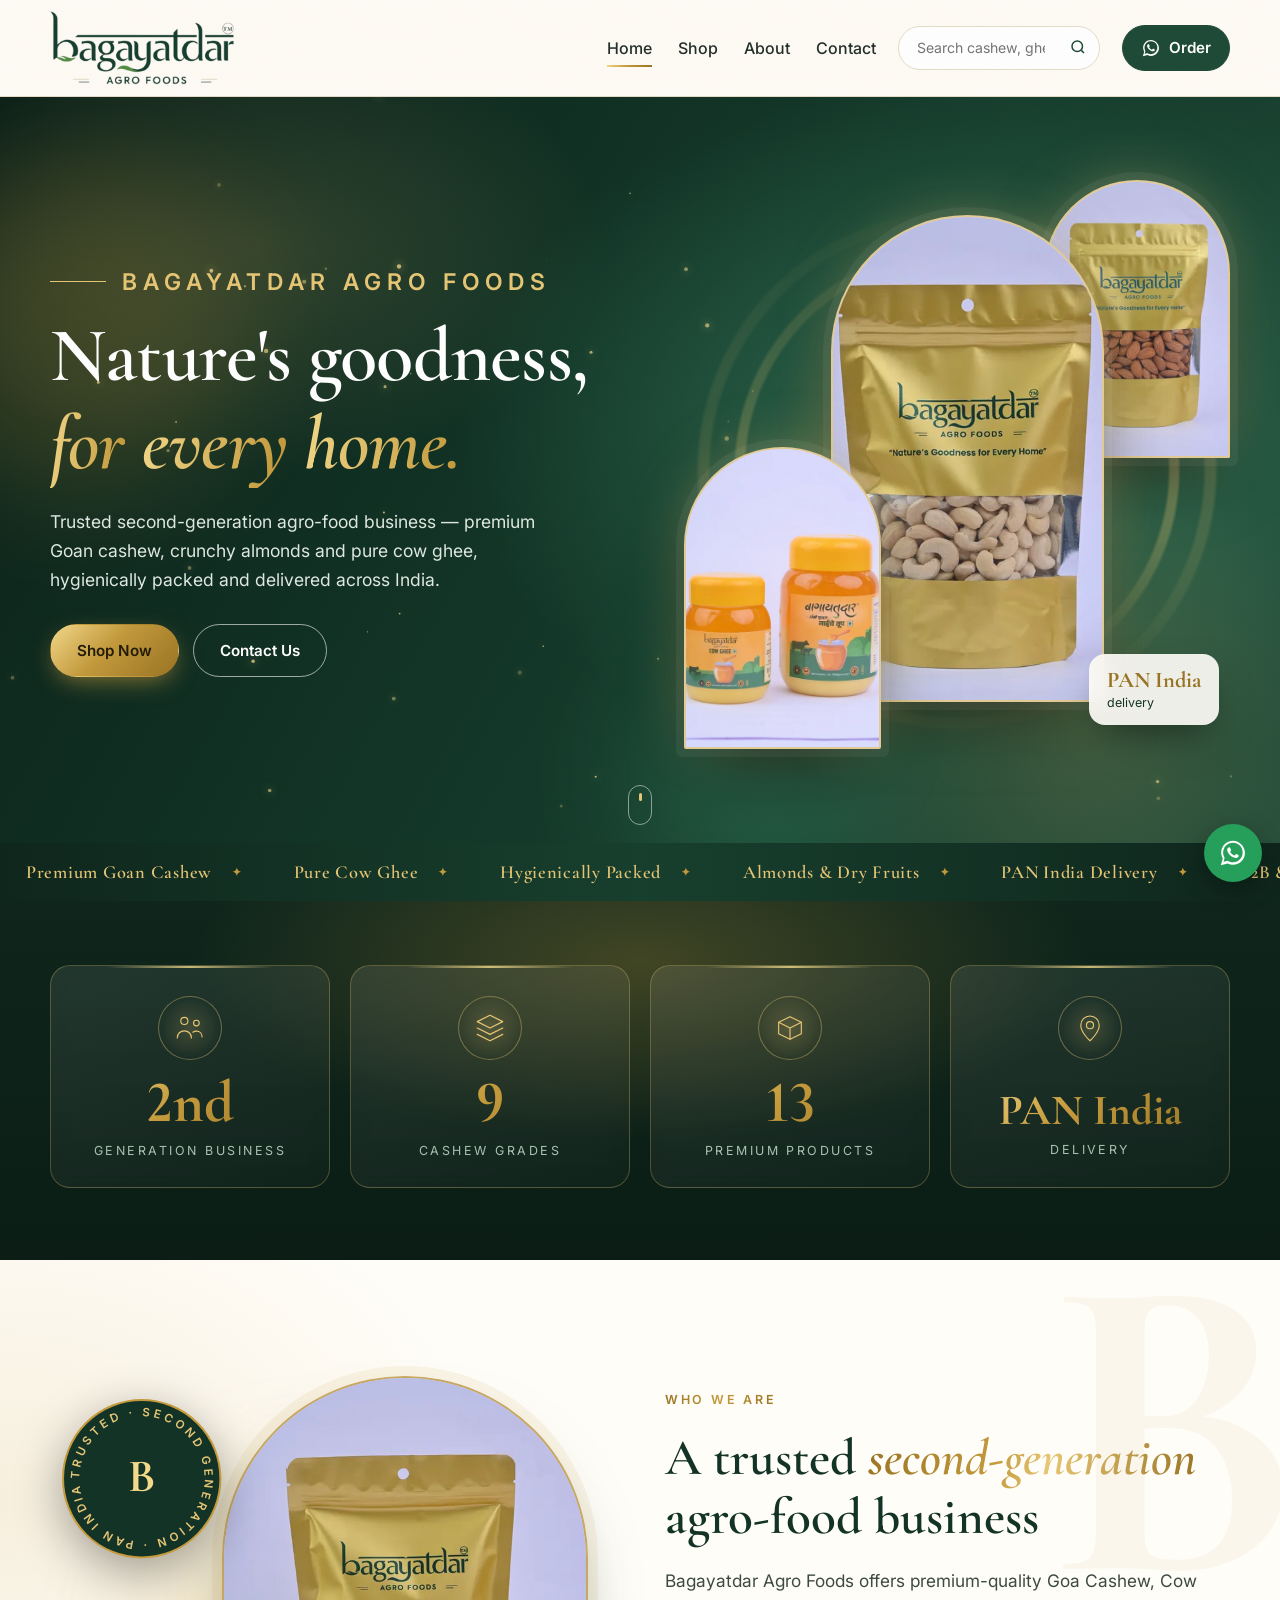
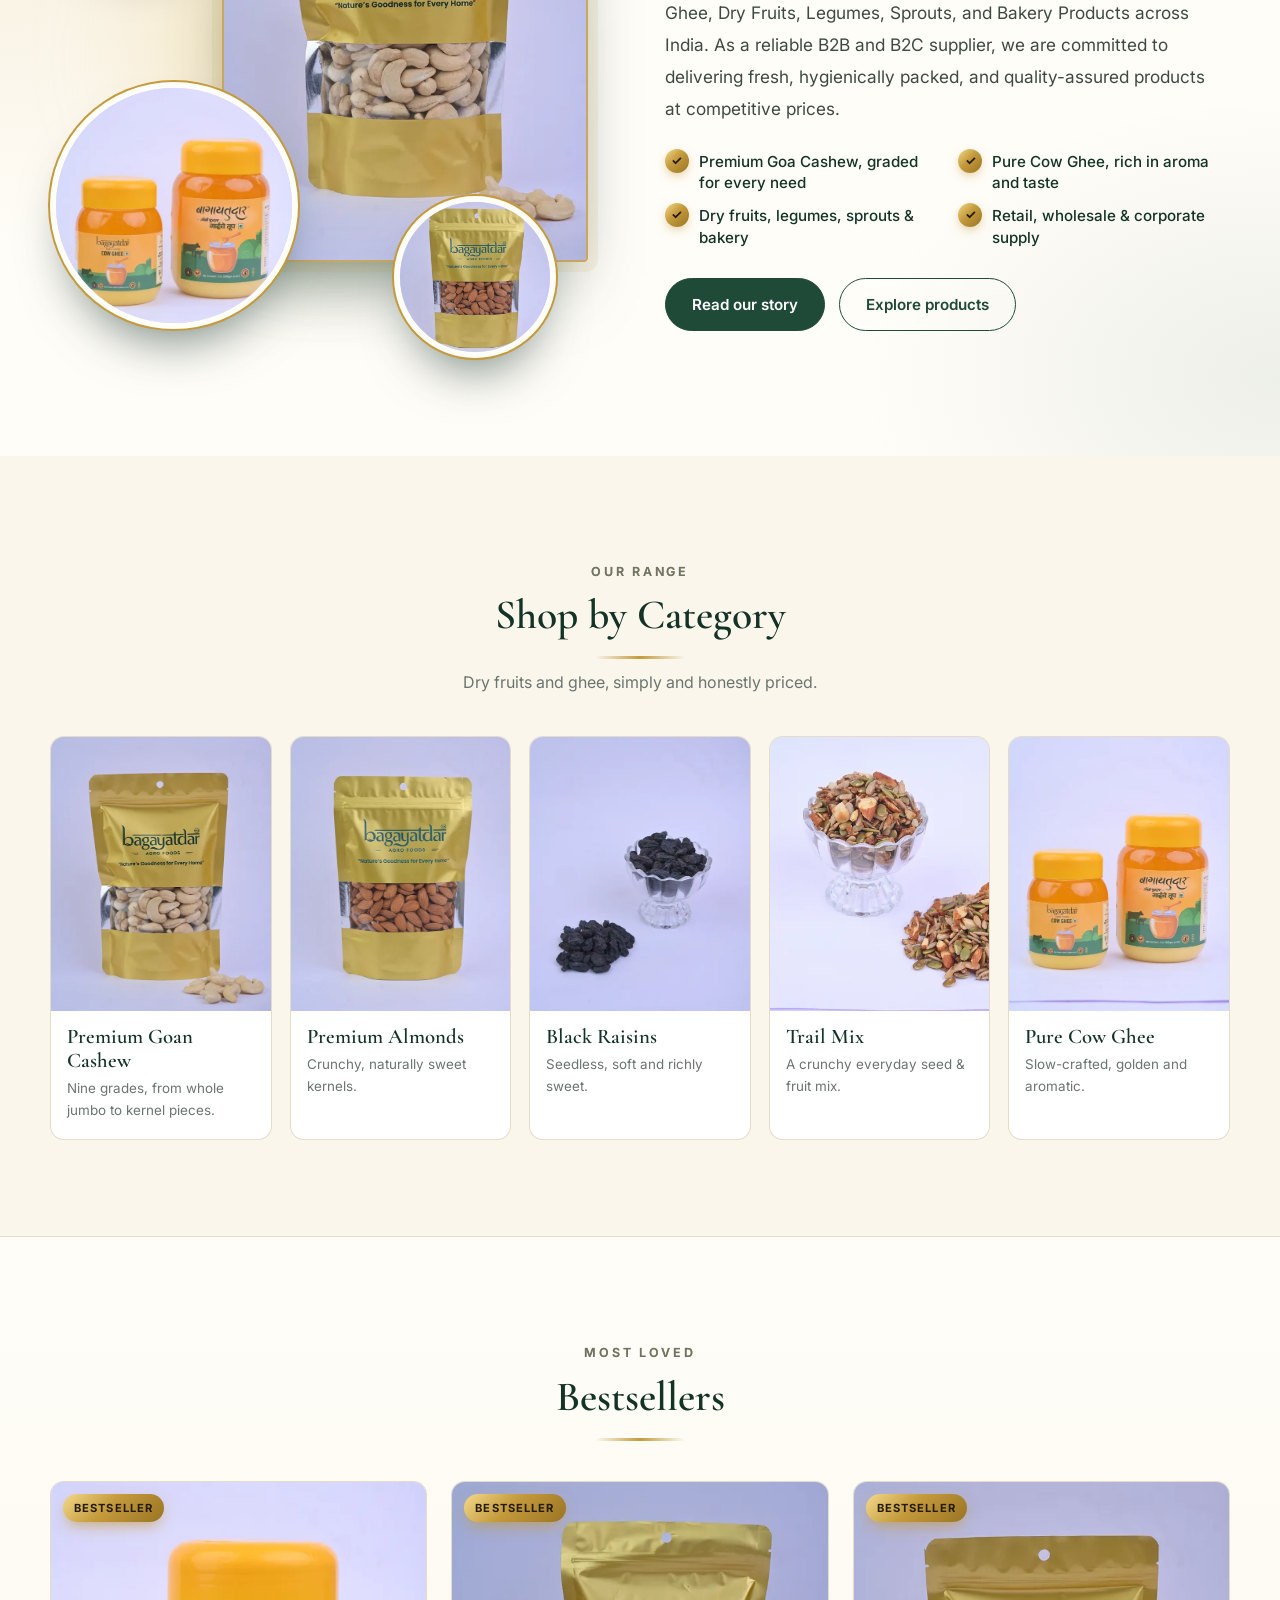
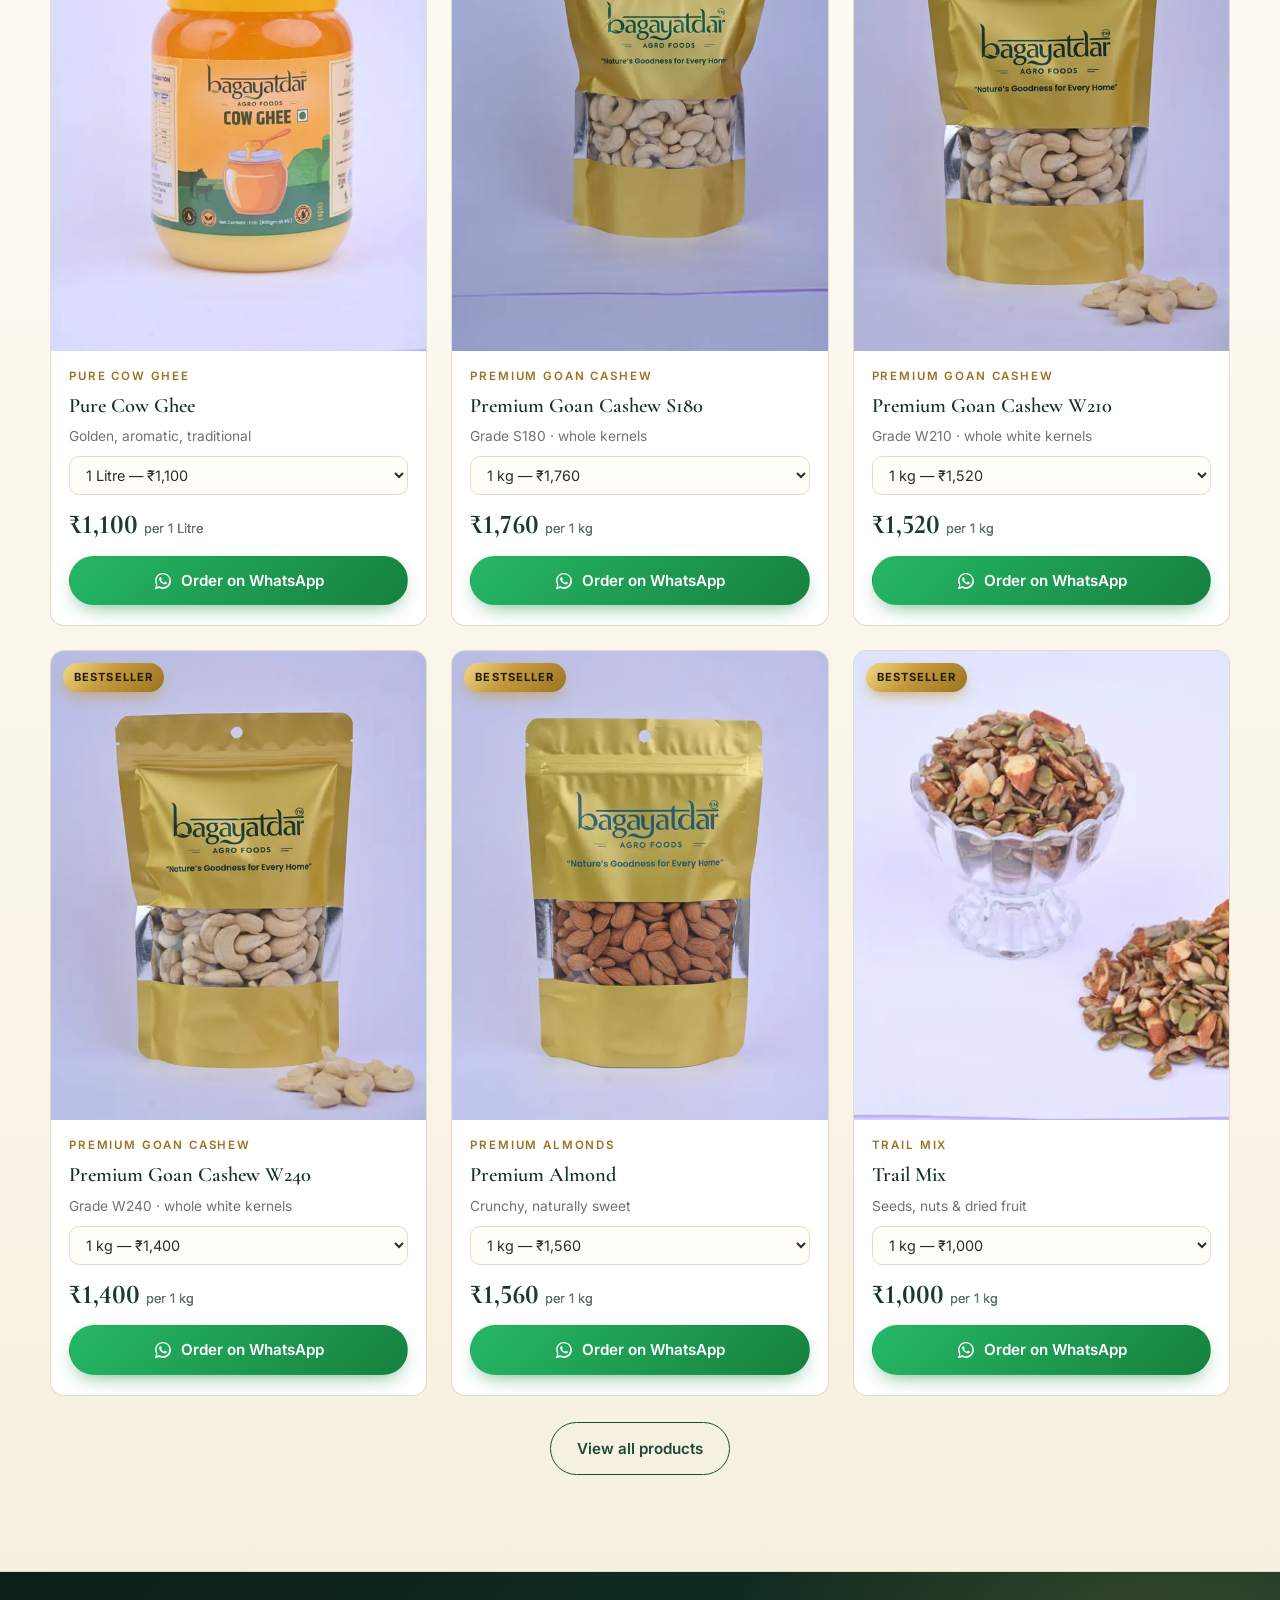
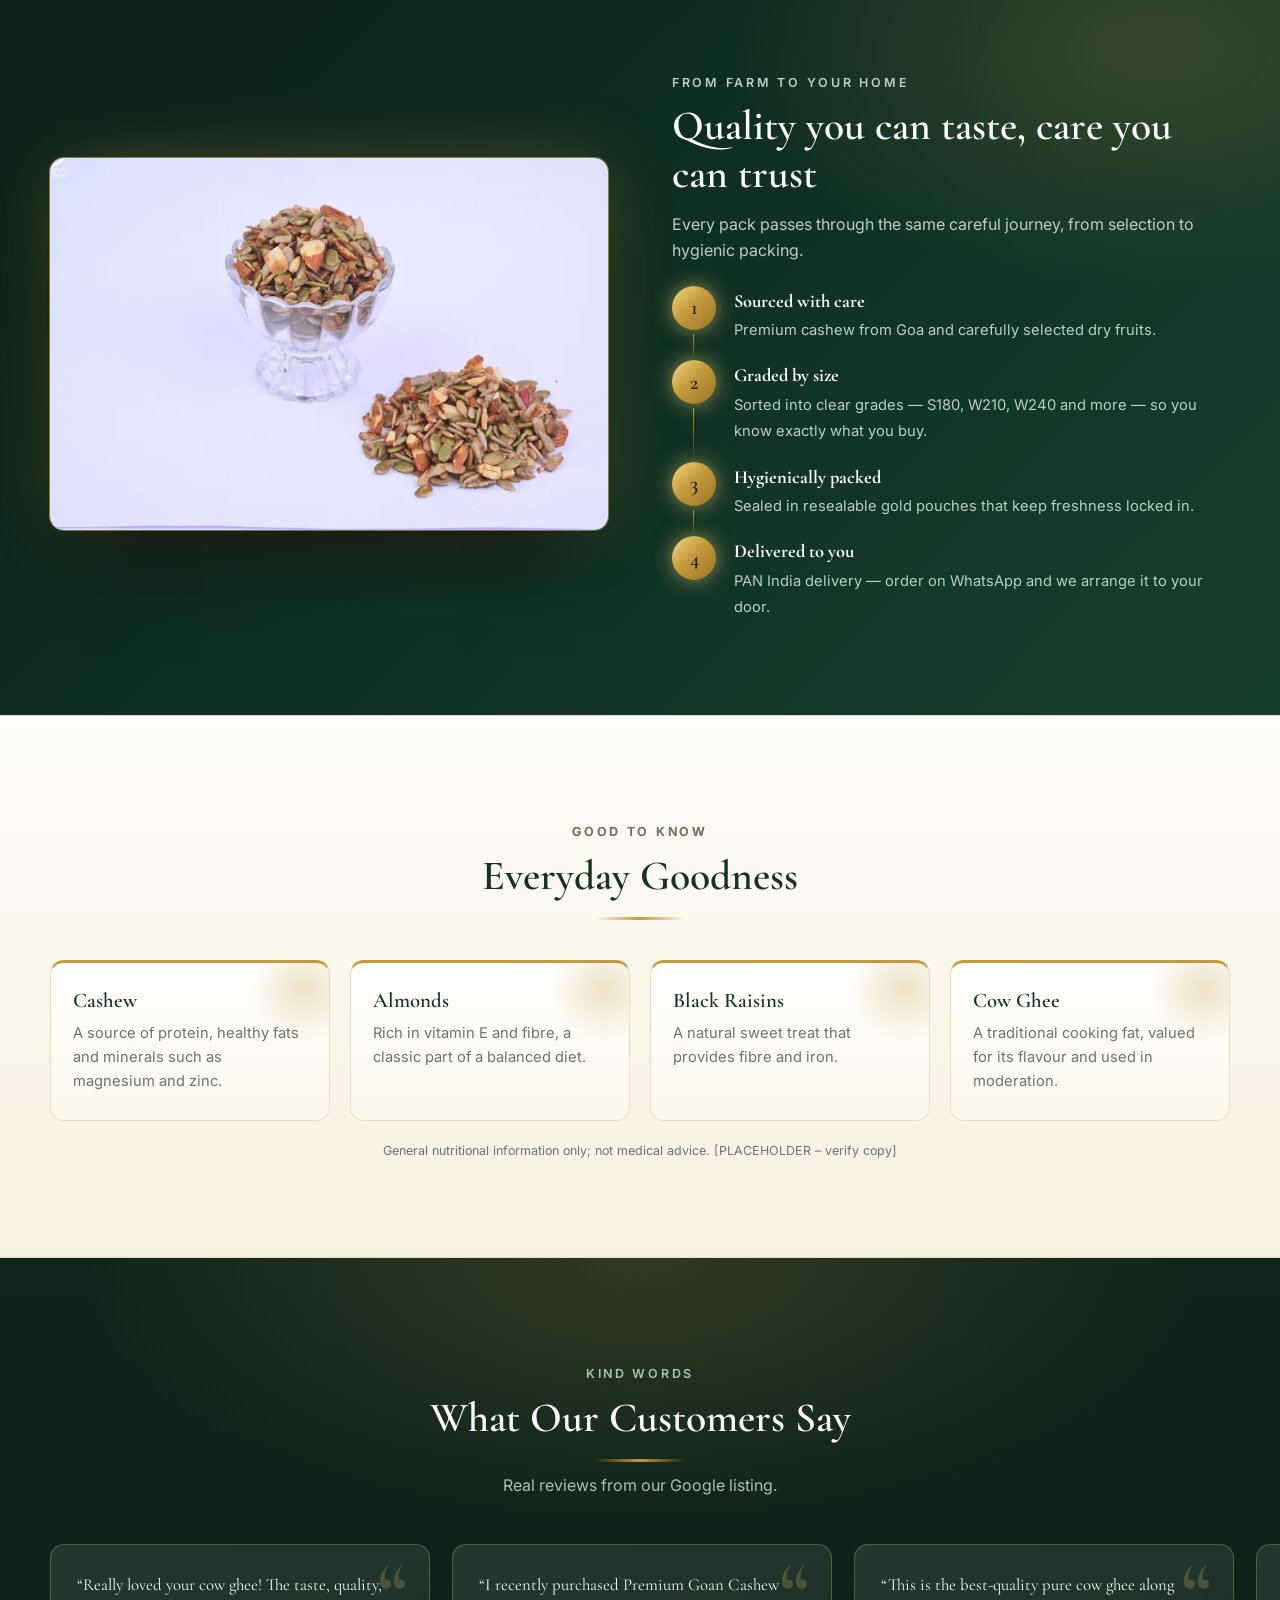
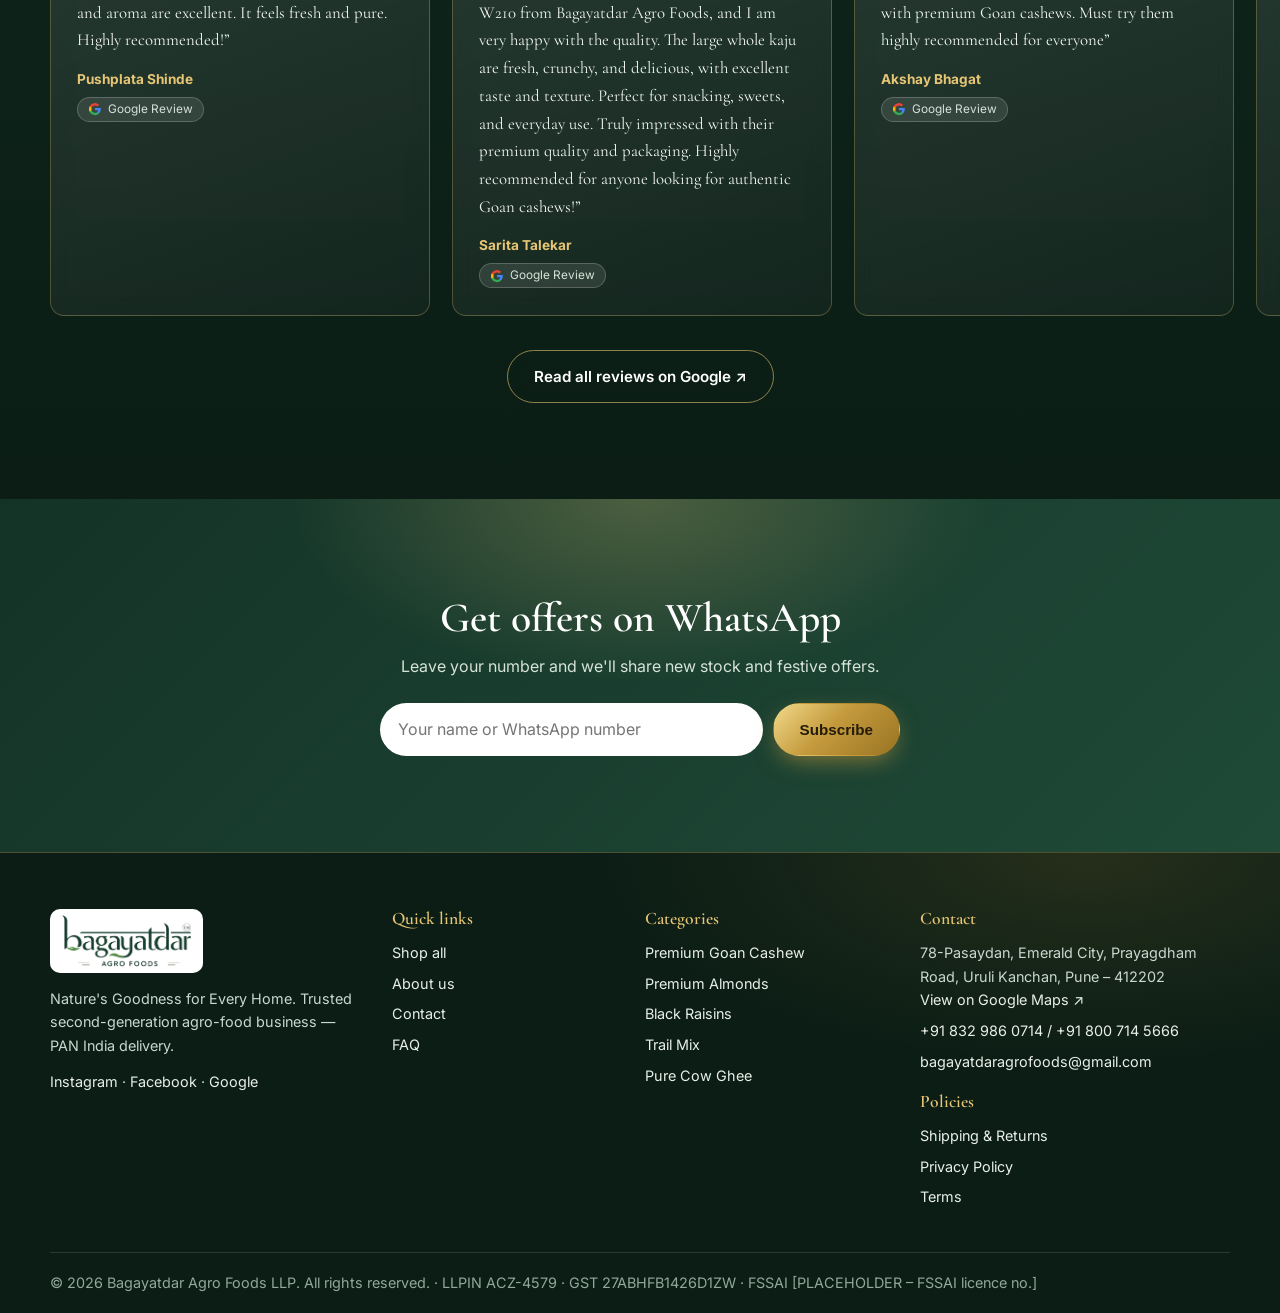
<file: index.html>
<!doctype html>
<html lang="en">
<head>
<meta charset="utf-8">
<meta name="robots" content="noindex,nofollow">
<meta name="viewport" content="width=device-width,initial-scale=1">
<title>Bagayatdar Agro Foods | Premium Goan Cashew, Almonds & Pure Cow Ghee</title>
<meta name="description" content="Trusted second-generation agro-food business offering premium Goa cashew, cow ghee, dry fruits and more across India. B2B and B2C. PAN India delivery. Order on WhatsApp.">
<link rel="canonical" href="https://www.example.com/">
<meta property="og:type" content="website"><meta property="og:site_name" content="Bagayatdar Agro Foods">
<meta property="og:title" content="Bagayatdar Agro Foods | Premium Goan Cashew, Almonds & Pure Cow Ghee"><meta property="og:description" content="Trusted second-generation agro-food business offering premium Goa cashew, cow ghee, dry fruits and more across India. B2B and B2C. PAN India delivery. Order on WhatsApp.">
<meta property="og:image" content="https://www.example.com/assets/img/logo-gold.webp">
<meta name="theme-color" content="#1f4a38">
<link rel="icon" href="assets/img/logo-gold.webp">
<link rel="preconnect" href="https://fonts.googleapis.com"><link rel="preconnect" href="https://fonts.gstatic.com" crossorigin>
<link rel="stylesheet" href="https://fonts.googleapis.com/css2?family=Cormorant+Garamond:ital,wght@0,500;0,600;0,700;1,500&family=Inter:wght@400;500;600;700&display=swap">
<link rel="stylesheet" href="assets/css/style.css">
<link rel="stylesheet" href="assets/css/premium.css">
</head>
<body>
<div id="site-header"></div>
<main id="main">

<section class="hero"><div class="hero-bg"></div><span class="orb o1"></span><span class="orb o2"></span><canvas id="sparks" aria-hidden="true"></canvas>
  <div class="wrap hero-in">
  <div><p class="eyebrow">Bagayatdar Agro Foods</p>
    <h1>Nature's goodness, <em>for every home.</em></h1>
    <p class="lead">Trusted second-generation agro-food business — premium Goan cashew, crunchy almonds and pure cow ghee, hygienically packed and delivered across India.</p>
    <div class="cta"><a class="btn btn-gold" href="shop.html">Shop Now</a><a class="btn btn-ghost" href="contact.html">Contact Us</a></div></div>
  <div class="hero-art">
    <span class="halo"></span><span class="ring"></span><span class="ring r2"></span>
    <div class="arch a"><img src="assets/img/p2681-1100.webp" srcset="assets/img/p2681-560.webp 560w, assets/img/p2681-1100.webp 1100w" sizes="(min-width:820px) 24vw, 50vw" alt="Bagayatdar premium Goan cashew in a gold pouch" fetchpriority="high"></div>
    <div class="arch b"><img src="assets/img/p2711-560.webp" alt="Bagayatdar pure cow ghee jars"></div>
    <div class="arch c"><img src="assets/img/p2696-560.webp" alt="Bagayatdar premium almonds in a gold pouch"></div>
    <div class="badge-float"><b>PAN India</b>delivery</div>
  </div></div>
  <span class="scroll-cue" aria-hidden="true"></span></section>

<div class="trust" aria-label="Highlights"><div class="marq">
  <span>Premium Goan Cashew</span><span>Pure Cow Ghee</span><span>Hygienically Packed</span><span>Almonds &amp; Dry Fruits</span><span>PAN India Delivery</span><span>B2B &amp; B2C Supply</span><span>Order on WhatsApp</span>
</div></div>

<section class="stats"><div class="stats-glow"></div><div class="wrap"><ul>
  <li class="reveal"><span class="ico"><svg viewBox="0 0 48 48" width="34" height="34" fill="none" stroke="currentColor" stroke-width="1.6" stroke-linecap="round" stroke-linejoin="round" aria-hidden="true"><circle cx="16" cy="14" r="5"/><circle cx="33" cy="17" r="4"/><path d="M6 38c0-6 4.5-10 10-10s10 4 10 10M28 30c1.5-1 3-1.5 5-1.5 4.5 0 8 3 8 8"/></svg></span><b data-count="2" data-suffix="nd">2nd</b><span class="lbl">Generation business</span></li>
  <li class="reveal"><span class="ico"><svg viewBox="0 0 48 48" width="34" height="34" fill="none" stroke="currentColor" stroke-width="1.6" stroke-linecap="round" stroke-linejoin="round" aria-hidden="true"><path d="M24 6 6 15l18 9 18-9-18-9Z"/><path d="m6 24 18 9 18-9M6 33l18 9 18-9"/></svg></span><b data-count="9">9</b><span class="lbl">Cashew grades</span></li>
  <li class="reveal"><span class="ico"><svg viewBox="0 0 48 48" width="34" height="34" fill="none" stroke="currentColor" stroke-width="1.6" stroke-linecap="round" stroke-linejoin="round" aria-hidden="true"><path d="M8 16 24 8l16 8v16L24 40 8 32V16Z"/><path d="m8 16 16 8 16-8M24 24v16"/></svg></span><b data-count="13">13</b><span class="lbl">Premium products</span></li>
  <li class="reveal"><span class="ico"><svg viewBox="0 0 48 48" width="34" height="34" fill="none" stroke="currentColor" stroke-width="1.6" stroke-linecap="round" stroke-linejoin="round" aria-hidden="true"><path d="M24 42s13-11.5 13-22a13 13 0 0 0-26 0c0 10.5 13 22 13 22Z"/><circle cx="24" cy="20" r="5"/></svg></span><b class="txt">PAN India</b><span class="lbl">Delivery</span></li></ul></div></section>

<section class="about"><div class="wrap about-grid">
  <div class="about-art reveal-l">
    <span class="a-glow"></span>
    <div class="a-main"><img src="assets/img/p2679-1100.webp" srcset="assets/img/p2679-560.webp 560w, assets/img/p2679-1100.webp 1100w" sizes="(min-width:900px) 32vw, 80vw" alt="Bagayatdar premium Goan cashew pouch" loading="lazy"></div>
    <div class="a-round"><img src="assets/img/p2711-560.webp" alt="Bagayatdar pure cow ghee" loading="lazy"></div>
    <div class="a-round r2"><img src="assets/img/p2696-560.webp" alt="Bagayatdar premium almonds" loading="lazy"></div>
    <svg class="a-badge" viewBox="0 0 160 160" aria-hidden="true"><defs><path id="circ" d="M80 80m-62 0a62 62 0 1 1 124 0a62 62 0 1 1-124 0"/></defs>
      <circle cx="80" cy="80" r="78" fill="#143327" stroke="#c49a3c" stroke-width="2"/>
      <text font-family="Inter,sans-serif" font-size="11.5" font-weight="600" letter-spacing="3.2" fill="#e6c675"><textPath href="#circ">TRUSTED · SECOND GENERATION · PAN INDIA · </textPath></text>
      <text x="80" y="92" text-anchor="middle" font-family="Cormorant Garamond,serif" font-size="46" font-weight="700" fill="#f3d98a">B</text></svg>
  </div>
  <div class="about-txt reveal">
    <p class="eyebrow">Who We Are</p>
    <h2>A trusted <em>second-generation</em> agro-food business</h2>
    <p class="lead-p">Bagayatdar Agro Foods offers premium-quality Goa Cashew, Cow Ghee, Dry Fruits, Legumes, Sprouts, and Bakery Products across India. As a reliable B2B and B2C supplier, we are committed to delivering fresh, hygienically packed, and quality-assured products at competitive prices.</p>
    <ul class="ticks"><li>Premium Goa Cashew, graded for every need</li><li>Pure Cow Ghee, rich in aroma and taste</li><li>Dry fruits, legumes, sprouts &amp; bakery</li><li>Retail, wholesale &amp; corporate supply</li></ul>
    <div class="cta"><a class="btn" href="about.html">Read our story</a><a class="btn btn-ghost" href="shop.html">Explore products</a></div>
  </div></div></section>
<section><div class="wrap"><div class="sec-head reveal"><p class="eyebrow">Our Range</p><h2>Shop by Category</h2><p>Dry fruits and ghee, simply and honestly priced.</p></div>
  <div class="cats" id="cats"></div></div></section>

<section class="alt"><div class="wrap"><div class="sec-head reveal"><p class="eyebrow">Most Loved</p><h2>Bestsellers</h2></div>
  <div class="pgrid best-grid" id="best-track"></div>
  <p style="text-align:center;margin-top:26px"><a class="btn btn-ghost" href="shop.html">View all products</a></p></div></section>

<section class="story-dark"><div class="wrap story-grid">
  <img class="reveal" src="assets/img/p2704-1600.webp" srcset="assets/img/p2704-800.webp 800w, assets/img/p2704-1600.webp 1600w" sizes="(min-width:820px) 50vw, 95vw" alt="Bagayatdar trail mix in a glass bowl" loading="lazy">
  <div class="reveal"><p class="eyebrow">From Farm to Your Home</p><h2>Quality you can taste, care you can trust</h2>
    <p style="margin-top:12px;color:var(--muted)">Every pack passes through the same careful journey, from selection to hygienic packing.</p>
    <ol class="steps">
      <li><div><b>Sourced with care</b><span>Premium cashew from Goa and carefully selected dry fruits.</span></div></li>
      <li><div><b>Graded by size</b><span>Sorted into clear grades — S180, W210, W240 and more — so you know exactly what you buy.</span></div></li>
      <li><div><b>Hygienically packed</b><span>Sealed in resealable gold pouches that keep freshness locked in.</span></div></li>
      <li><div><b>Delivered to you</b><span>PAN India delivery — order on WhatsApp and we arrange it to your door.</span></div></li></ol></div></div></section>

<section class="alt"><div class="wrap"><div class="sec-head reveal"><p class="eyebrow">Good to Know</p><h2>Everyday Goodness</h2></div>
  <div class="ben reveal">
    <div><h3>Cashew</h3><p>A source of protein, healthy fats and minerals such as magnesium and zinc.</p></div>
    <div><h3>Almonds</h3><p>Rich in vitamin E and fibre, a classic part of a balanced diet.</p></div>
    <div><h3>Black Raisins</h3><p>A natural sweet treat that provides fibre and iron.</p></div>
    <div><h3>Cow Ghee</h3><p>A traditional cooking fat, valued for its flavour and used in moderation.</p></div></div>
  <p class="disc">General nutritional information only; not medical advice. [PLACEHOLDER – verify copy]</p></div></section>

<section class="reviews"><div class="wrap"><div class="sec-head reveal"><p class="eyebrow">Kind Words</p><h2>What Our Customers Say</h2><p>Real reviews from our Google listing.</p></div>
  <div class="tgrid">
    <div class="quote reveal"><p>“Really loved your cow ghee! The taste, quality, and aroma are excellent. It feels fresh and pure. Highly recommended!”</p><cite><b>Pushplata Shinde</b><span class="gtag"><svg viewBox="0 0 24 24" width="14" height="14" aria-hidden="true"><path fill="#4285F4" d="M22 12.2c0-.7-.1-1.4-.2-2H12v3.9h5.6a4.8 4.8 0 0 1-2.1 3.1v2.6h3.4c2-1.8 3.1-4.5 3.1-7.6z"/><path fill="#34A853" d="M12 22.5c2.8 0 5.2-.9 6.9-2.5l-3.4-2.6c-.9.6-2.1 1-3.5 1-2.7 0-5-1.8-5.8-4.3H2.7v2.7A10.5 10.5 0 0 0 12 22.5z"/><path fill="#FBBC05" d="M6.2 14.1a6.3 6.3 0 0 1 0-4.1V7.3H2.7a10.5 10.5 0 0 0 0 9.5z"/><path fill="#EA4335" d="M12 5.9c1.5 0 2.9.5 4 1.6l3-3A10.5 10.5 0 0 0 2.7 7.3L6.2 10c.8-2.5 3.1-4.1 5.8-4.1z"/></svg> Google Review</span></cite></div>
    <div class="quote reveal"><p>“I recently purchased Premium Goan Cashew W210 from Bagayatdar Agro Foods, and I am very happy with the quality. The large whole kaju are fresh, crunchy, and delicious, with excellent taste and texture. Perfect for snacking, sweets, and everyday use. Truly impressed with their premium quality and packaging. Highly recommended for anyone looking for authentic Goan cashews!”</p><cite><b>Sarita Talekar</b><span class="gtag"><svg viewBox="0 0 24 24" width="14" height="14" aria-hidden="true"><path fill="#4285F4" d="M22 12.2c0-.7-.1-1.4-.2-2H12v3.9h5.6a4.8 4.8 0 0 1-2.1 3.1v2.6h3.4c2-1.8 3.1-4.5 3.1-7.6z"/><path fill="#34A853" d="M12 22.5c2.8 0 5.2-.9 6.9-2.5l-3.4-2.6c-.9.6-2.1 1-3.5 1-2.7 0-5-1.8-5.8-4.3H2.7v2.7A10.5 10.5 0 0 0 12 22.5z"/><path fill="#FBBC05" d="M6.2 14.1a6.3 6.3 0 0 1 0-4.1V7.3H2.7a10.5 10.5 0 0 0 0 9.5z"/><path fill="#EA4335" d="M12 5.9c1.5 0 2.9.5 4 1.6l3-3A10.5 10.5 0 0 0 2.7 7.3L6.2 10c.8-2.5 3.1-4.1 5.8-4.1z"/></svg> Google Review</span></cite></div>
    <div class="quote reveal"><p>“This is the best-quality pure cow ghee along with premium Goan cashews. Must try them highly recommended for everyone”</p><cite><b>Akshay Bhagat</b><span class="gtag"><svg viewBox="0 0 24 24" width="14" height="14" aria-hidden="true"><path fill="#4285F4" d="M22 12.2c0-.7-.1-1.4-.2-2H12v3.9h5.6a4.8 4.8 0 0 1-2.1 3.1v2.6h3.4c2-1.8 3.1-4.5 3.1-7.6z"/><path fill="#34A853" d="M12 22.5c2.8 0 5.2-.9 6.9-2.5l-3.4-2.6c-.9.6-2.1 1-3.5 1-2.7 0-5-1.8-5.8-4.3H2.7v2.7A10.5 10.5 0 0 0 12 22.5z"/><path fill="#FBBC05" d="M6.2 14.1a6.3 6.3 0 0 1 0-4.1V7.3H2.7a10.5 10.5 0 0 0 0 9.5z"/><path fill="#EA4335" d="M12 5.9c1.5 0 2.9.5 4 1.6l3-3A10.5 10.5 0 0 0 2.7 7.3L6.2 10c.8-2.5 3.1-4.1 5.8-4.1z"/></svg> Google Review</span></cite></div>
    <div class="quote reveal"><p>“Exllent quality. Reasonable price. i recommend all to buy all the products of Bagayatdar Agro Foods.”</p><cite><b>Samruddhi Estate</b><span class="gtag"><svg viewBox="0 0 24 24" width="14" height="14" aria-hidden="true"><path fill="#4285F4" d="M22 12.2c0-.7-.1-1.4-.2-2H12v3.9h5.6a4.8 4.8 0 0 1-2.1 3.1v2.6h3.4c2-1.8 3.1-4.5 3.1-7.6z"/><path fill="#34A853" d="M12 22.5c2.8 0 5.2-.9 6.9-2.5l-3.4-2.6c-.9.6-2.1 1-3.5 1-2.7 0-5-1.8-5.8-4.3H2.7v2.7A10.5 10.5 0 0 0 12 22.5z"/><path fill="#FBBC05" d="M6.2 14.1a6.3 6.3 0 0 1 0-4.1V7.3H2.7a10.5 10.5 0 0 0 0 9.5z"/><path fill="#EA4335" d="M12 5.9c1.5 0 2.9.5 4 1.6l3-3A10.5 10.5 0 0 0 2.7 7.3L6.2 10c.8-2.5 3.1-4.1 5.8-4.1z"/></svg> Google Review</span></cite></div>
    <div class="quote reveal"><p>“I had a great experience using BAGAYATDAR AGRO FOODS products. The quality, freshness and taste of the product is amazing. Their effort to provide the best quality products to the customers is clearly visible. Will definitely buy again. 🌿❤️”</p><cite><b>Ashish Magar</b><span class="gtag"><svg viewBox="0 0 24 24" width="14" height="14" aria-hidden="true"><path fill="#4285F4" d="M22 12.2c0-.7-.1-1.4-.2-2H12v3.9h5.6a4.8 4.8 0 0 1-2.1 3.1v2.6h3.4c2-1.8 3.1-4.5 3.1-7.6z"/><path fill="#34A853" d="M12 22.5c2.8 0 5.2-.9 6.9-2.5l-3.4-2.6c-.9.6-2.1 1-3.5 1-2.7 0-5-1.8-5.8-4.3H2.7v2.7A10.5 10.5 0 0 0 12 22.5z"/><path fill="#FBBC05" d="M6.2 14.1a6.3 6.3 0 0 1 0-4.1V7.3H2.7a10.5 10.5 0 0 0 0 9.5z"/><path fill="#EA4335" d="M12 5.9c1.5 0 2.9.5 4 1.6l3-3A10.5 10.5 0 0 0 2.7 7.3L6.2 10c.8-2.5 3.1-4.1 5.8-4.1z"/></svg> Google Review</span></cite></div>
    <div class="quote reveal"><p>“Amazing quality ❤️”</p><cite><b>Avinash Kulkarni</b><span class="gtag"><svg viewBox="0 0 24 24" width="14" height="14" aria-hidden="true"><path fill="#4285F4" d="M22 12.2c0-.7-.1-1.4-.2-2H12v3.9h5.6a4.8 4.8 0 0 1-2.1 3.1v2.6h3.4c2-1.8 3.1-4.5 3.1-7.6z"/><path fill="#34A853" d="M12 22.5c2.8 0 5.2-.9 6.9-2.5l-3.4-2.6c-.9.6-2.1 1-3.5 1-2.7 0-5-1.8-5.8-4.3H2.7v2.7A10.5 10.5 0 0 0 12 22.5z"/><path fill="#FBBC05" d="M6.2 14.1a6.3 6.3 0 0 1 0-4.1V7.3H2.7a10.5 10.5 0 0 0 0 9.5z"/><path fill="#EA4335" d="M12 5.9c1.5 0 2.9.5 4 1.6l3-3A10.5 10.5 0 0 0 2.7 7.3L6.2 10c.8-2.5 3.1-4.1 5.8-4.1z"/></svg> Google Review</span></cite></div></div>
  <p style="text-align:center;margin-top:28px"><a class="btn btn-ghost" href="https://maps.app.goo.gl/bqcFXp2Eth6aGjyf6" target="_blank" rel="noopener">Read all reviews on Google ↗</a></p></div></section>

<section><div class="wrap"><div class="sec-head reveal"><p class="eyebrow">From Our Blog</p><h2>Latest Stories &amp; Tips</h2></div>
  <div class="bgrid" id="blog-grid"></div>
  <p style="text-align:center;margin-top:26px"><a class="btn btn-ghost" href="blog">Visit the blog</a></p></div></section>

<section class="news"><div class="wrap reveal"><h2>Get offers on WhatsApp</h2><p>Leave your number and we'll share new stock and festive offers.</p>
  <form data-wa="Please add me to the Bagayatdar offers list."><label class="sr" for="nn">Your name or number</label><input id="nn" name="Name / number" required placeholder="Your name or WhatsApp number"><button class="btn btn-gold">Subscribe</button></form></div></section>
</main>
<div id="site-footer"></div>
<script src="assets/js/data.js"></script>
<script src="assets/js/products.js"></script>
<script src="assets/js/posts-latest.js"></script>
<script src="assets/js/app.js"></script>
<script src="assets/js/premium.js"></script>
</body></html>
</file>
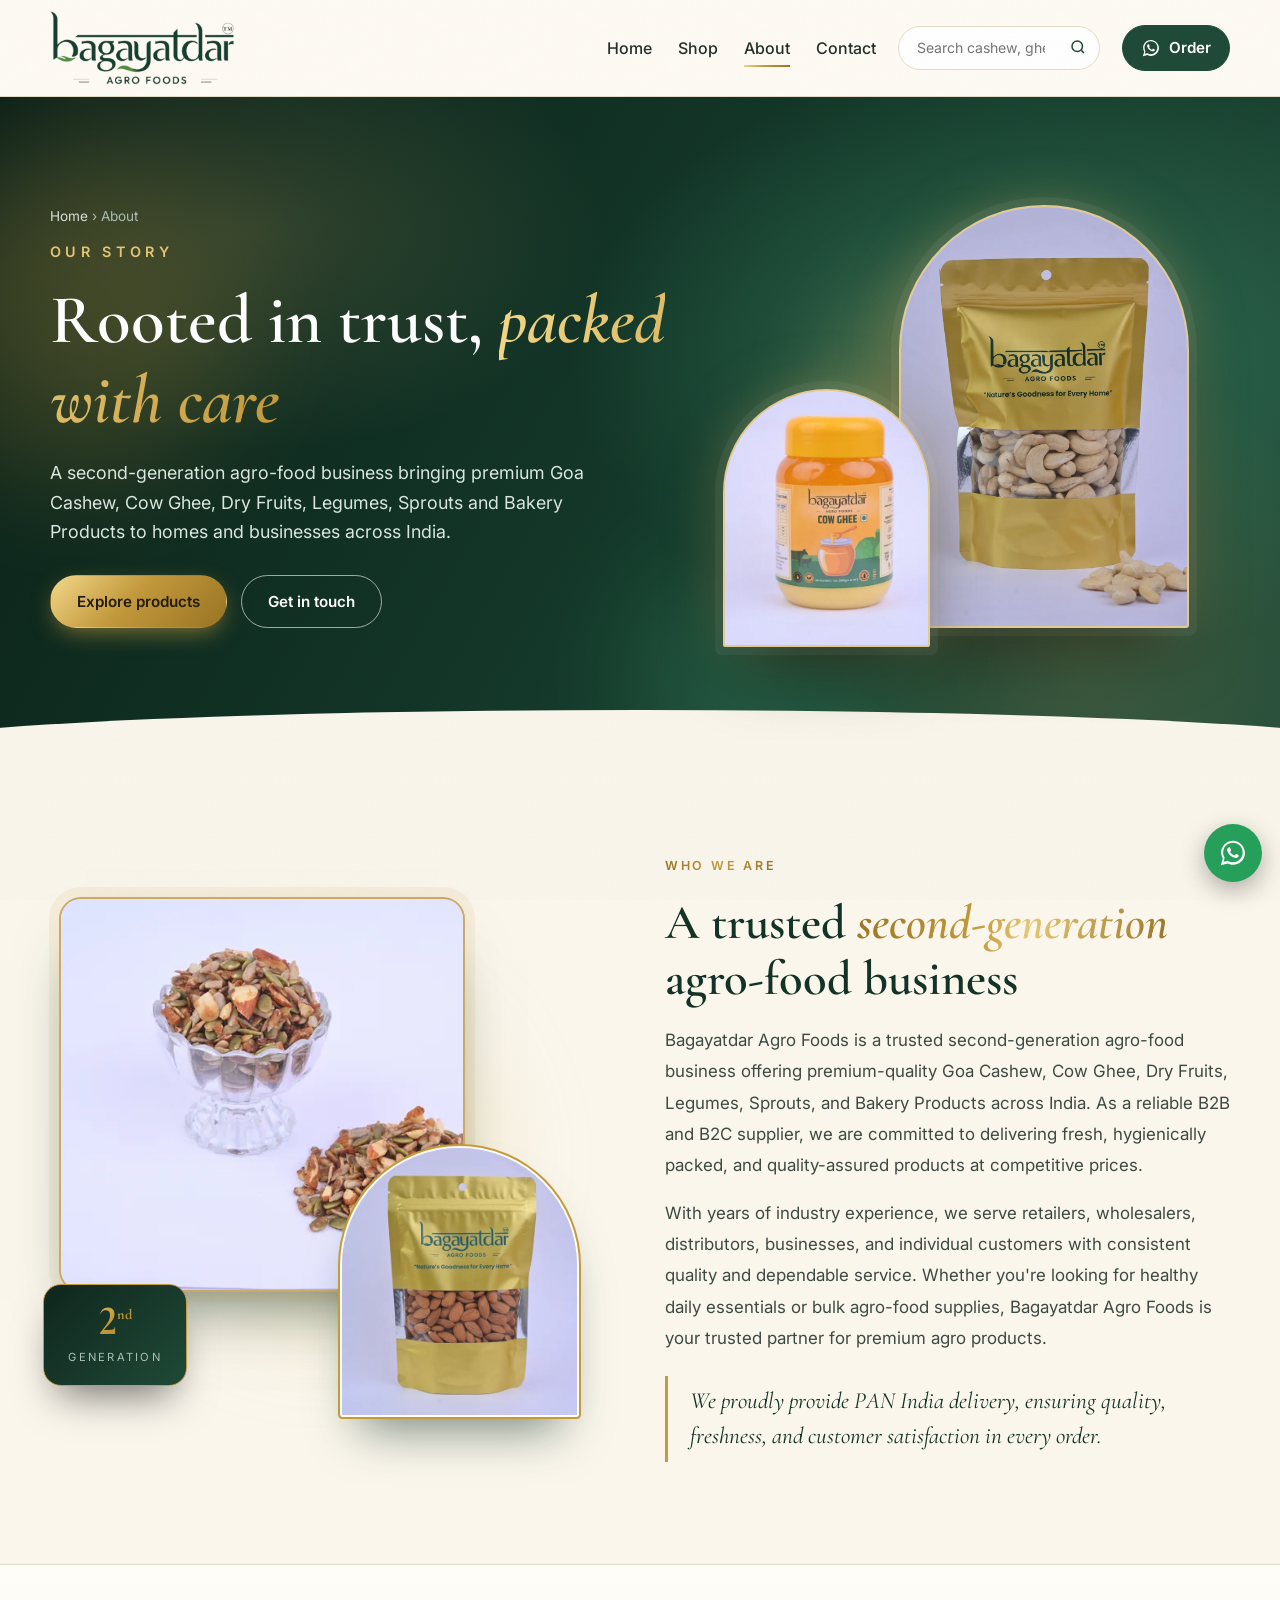
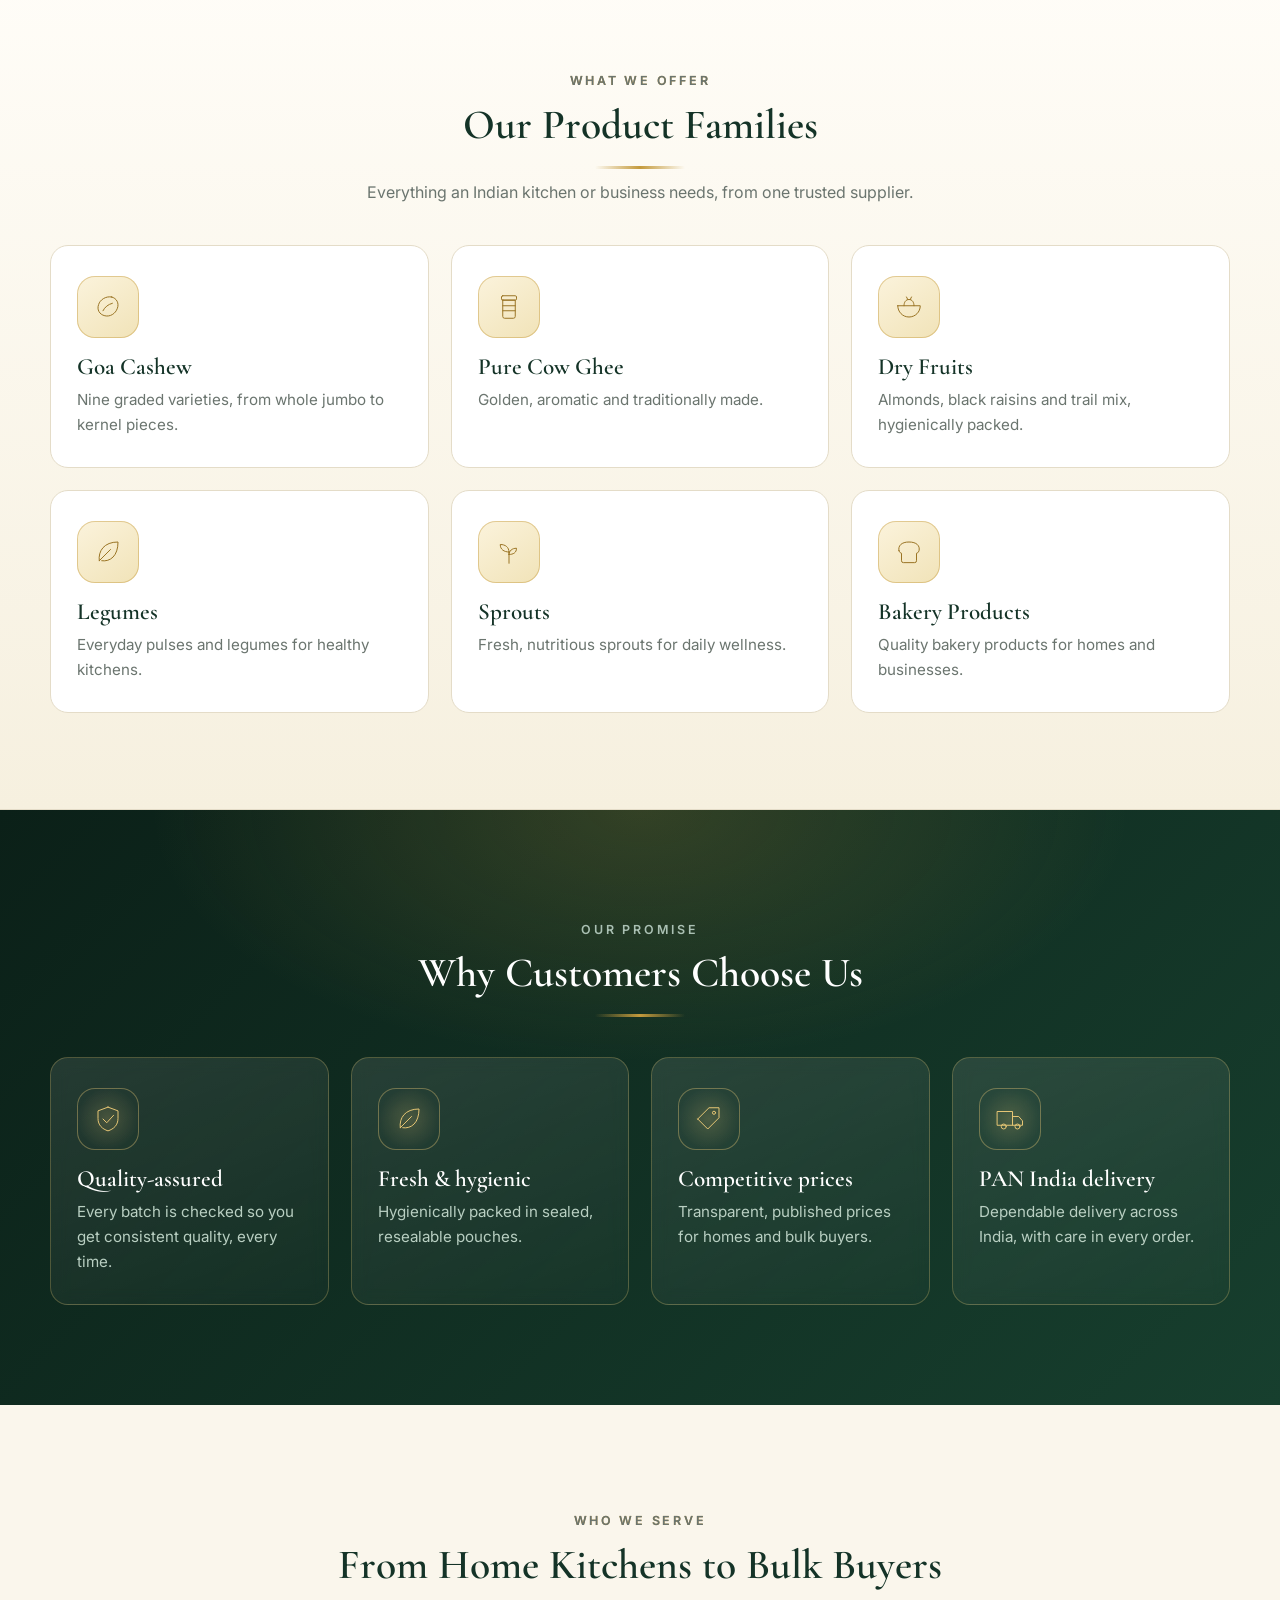
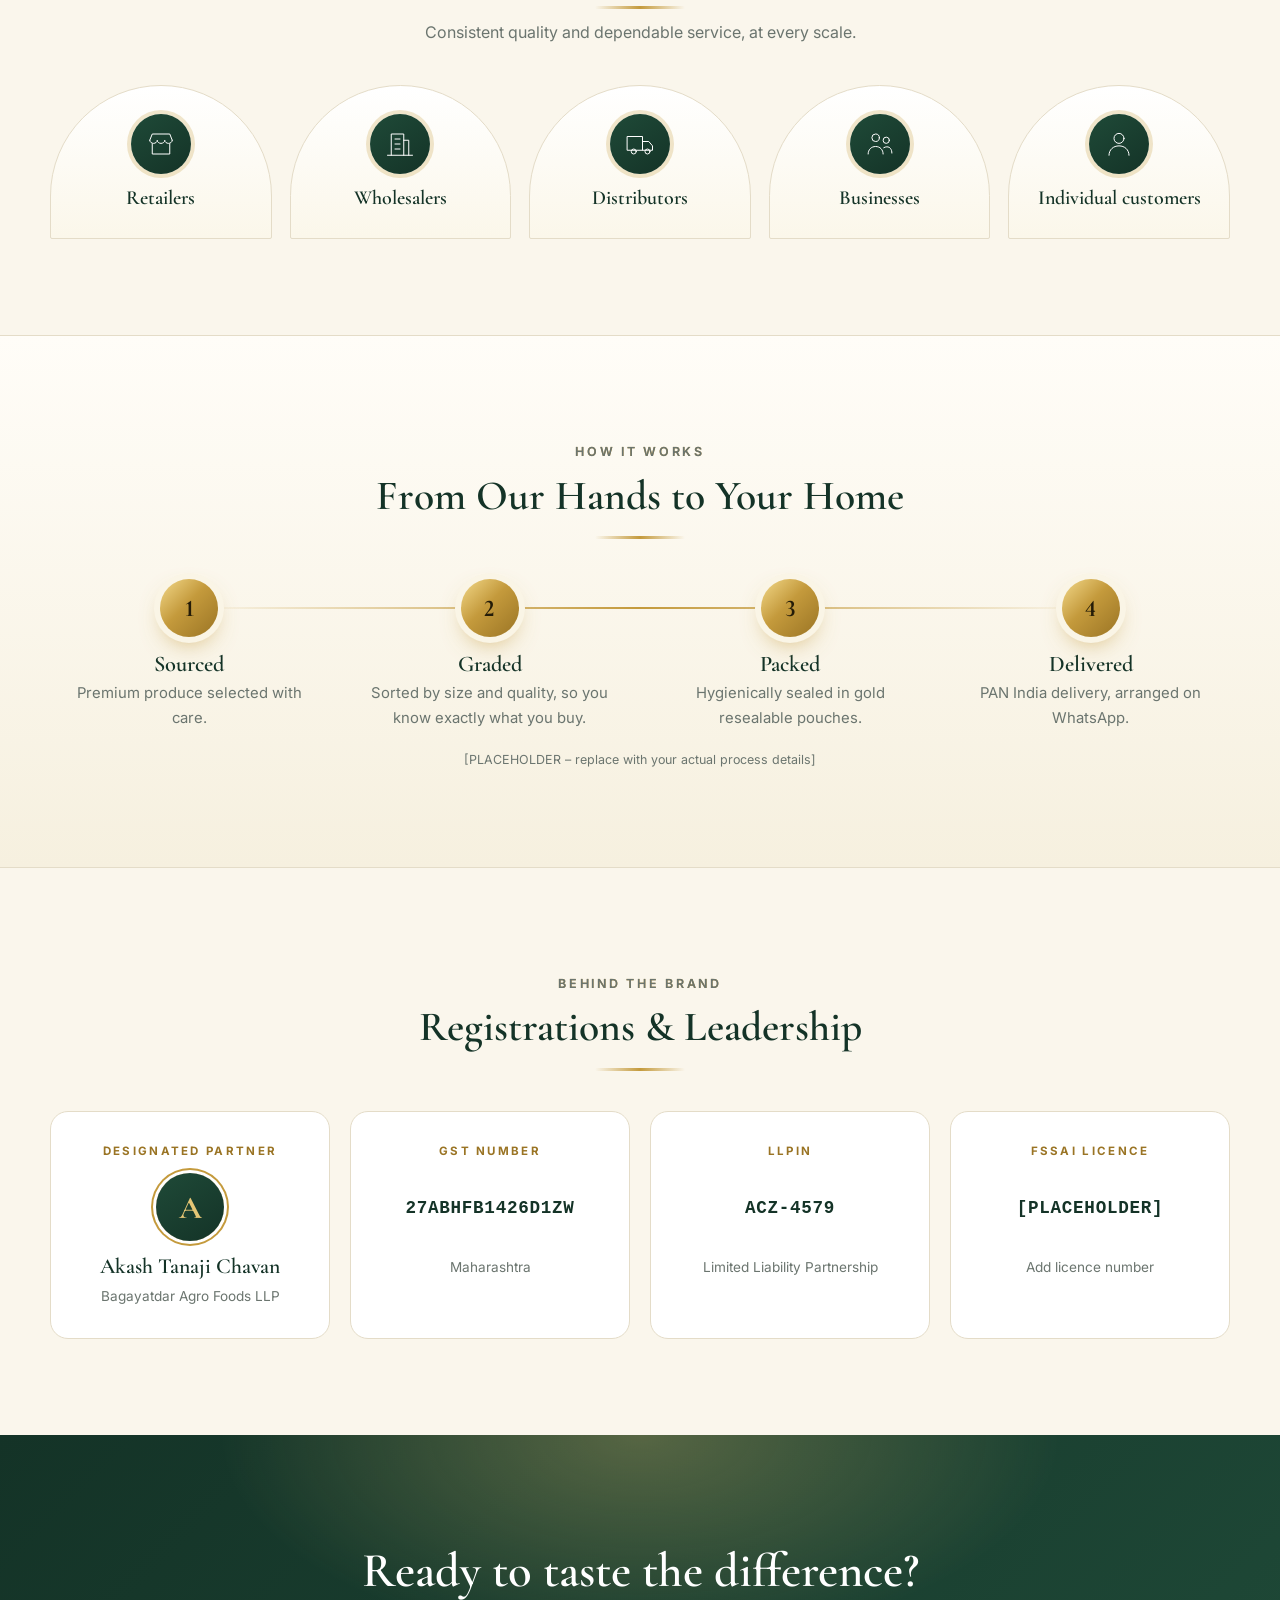
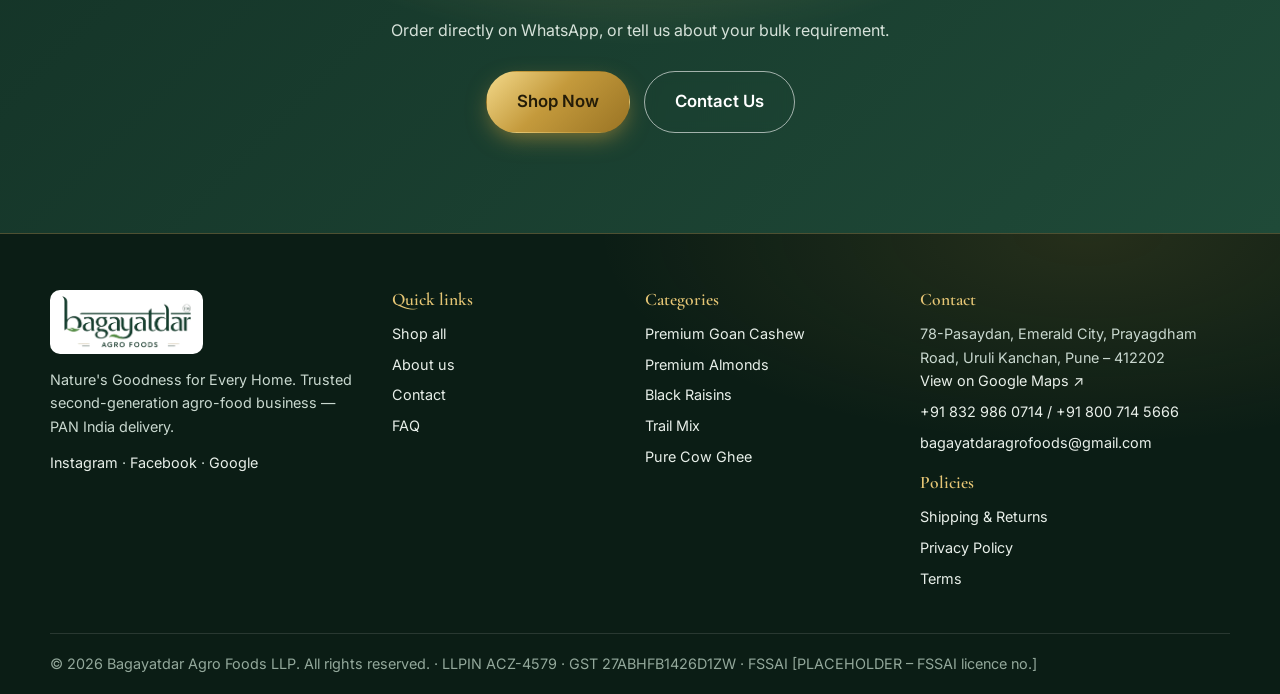
<file: about.html>
<!doctype html>
<html lang="en">
<head>
<meta charset="utf-8">
<meta name="robots" content="noindex,nofollow">
<meta name="viewport" content="width=device-width,initial-scale=1">
<title>About Us | Bagayatdar Agro Foods</title>
<meta name="description" content="Trusted second-generation agro-food business: premium Goa cashew, cow ghee, dry fruits, legumes, sprouts and bakery products. B2B and B2C, PAN India delivery.">
<link rel="canonical" href="https://www.example.com/about.html">
<meta property="og:type" content="website"><meta property="og:site_name" content="Bagayatdar Agro Foods">
<meta property="og:title" content="About Us | Bagayatdar Agro Foods"><meta property="og:description" content="Trusted second-generation agro-food business: premium Goa cashew, cow ghee, dry fruits, legumes, sprouts and bakery products. B2B and B2C, PAN India delivery.">
<meta property="og:image" content="https://www.example.com/assets/img/logo-gold.webp">
<meta name="theme-color" content="#1f4a38">
<link rel="icon" href="assets/img/logo-gold.webp">
<link rel="preconnect" href="https://fonts.googleapis.com"><link rel="preconnect" href="https://fonts.gstatic.com" crossorigin>
<link rel="stylesheet" href="https://fonts.googleapis.com/css2?family=Cormorant+Garamond:ital,wght@0,500;0,600;0,700;1,500&family=Inter:wght@400;500;600;700&display=swap">
<link rel="stylesheet" href="assets/css/style.css">
<link rel="stylesheet" href="assets/css/premium.css">
</head>
<body>
<div id="site-header"></div>
<main id="main">

<section class="rich-hero"><div class="hero-bg"></div><span class="orb o1"></span><span class="orb o2"></span>
  <div class="wrap rh-in"><div class="rh-txt">
    <nav class="crumbs" aria-label="Breadcrumb"><a href="index.html">Home</a> <span>›</span> About</nav>
    <p class="eyebrow">Our Story</p>
    <h1>Rooted in trust, <em>packed with care</em></h1>
    <p class="lead">A second-generation agro-food business bringing premium Goa Cashew, Cow Ghee, Dry Fruits, Legumes, Sprouts and Bakery Products to homes and businesses across India.</p>
    <div class="cta"><a class="btn btn-gold" href="shop.html">Explore products</a><a class="btn btn-ghost" href="contact.html">Get in touch</a></div></div>
  <div class="rh-art"><span class="halo"></span>
    <div class="arch a"><img src="assets/img/p2678-1100.webp" alt="Bagayatdar premium Goan cashew" fetchpriority="high"></div>
    <div class="arch b"><img src="assets/img/p2715-560.webp" alt="Bagayatdar pure cow ghee jar"></div></div></div></section>

<section class="story-sec"><div class="wrap two-col2">
  <div class="story-art reveal-l"><span class="a-glow"></span>
    <div class="photo big"><img src="assets/img/p2704-800.webp" srcset="assets/img/p2704-800.webp 800w, assets/img/p2704-1600.webp 1600w" sizes="(min-width:900px) 40vw, 90vw" alt="Bagayatdar trail mix" loading="lazy"></div>
    <div class="photo small"><img src="assets/img/p2696-560.webp" alt="Bagayatdar premium almonds" loading="lazy"></div>
    <div class="exp"><b>2<sup>nd</sup></b><span>Generation</span></div></div>
  <div class="reveal"><p class="eyebrow">Who We Are</p>
    <h2>A trusted <em>second-generation</em> agro-food business</h2>
    <p class="body-p">Bagayatdar Agro Foods is a trusted second-generation agro-food business offering premium-quality Goa Cashew, Cow Ghee, Dry Fruits, Legumes, Sprouts, and Bakery Products across India. As a reliable B2B and B2C supplier, we are committed to delivering fresh, hygienically packed, and quality-assured products at competitive prices.</p>
    <p class="body-p">With years of industry experience, we serve retailers, wholesalers, distributors, businesses, and individual customers with consistent quality and dependable service. Whether you're looking for healthy daily essentials or bulk agro-food supplies, Bagayatdar Agro Foods is your trusted partner for premium agro products.</p>
    <blockquote class="pull">We proudly provide PAN India delivery, ensuring quality, freshness, and customer satisfaction in every order.</blockquote></div></div></section>

<section class="alt"><div class="wrap"><div class="sec-head reveal"><p class="eyebrow">What We Offer</p><h2>Our Product Families</h2><p>Everything an Indian kitchen or business needs, from one trusted supplier.</p></div>
  <div class="feat-grid"><div class="feat reveal"><span class="ico"><svg viewBox="0 0 48 48" width="30" height="30" fill="none" stroke="currentColor" stroke-width="1.6" stroke-linecap="round" stroke-linejoin="round" aria-hidden="true"><path d="M30 8c8 2 12 10 9 18-3 9-12 14-20 12C10 36 6 28 9 20c2-7 11-14 21-12Z"/><path d="M16 30c3-6 8-10 15-12"/></svg></span><h3>Goa Cashew</h3><p>Nine graded varieties, from whole jumbo to kernel pieces.</p></div><div class="feat reveal"><span class="ico"><svg viewBox="0 0 48 48" width="30" height="30" fill="none" stroke="currentColor" stroke-width="1.6" stroke-linecap="round" stroke-linejoin="round" aria-hidden="true"><rect x="12" y="6" width="24" height="7" rx="2"/><path d="M14 13h20v26a3 3 0 0 1-3 3H17a3 3 0 0 1-3-3V13Z"/><path d="M14 22h20M14 30h20"/></svg></span><h3>Pure Cow Ghee</h3><p>Golden, aromatic and traditionally made.</p></div><div class="feat reveal"><span class="ico"><svg viewBox="0 0 48 48" width="30" height="30" fill="none" stroke="currentColor" stroke-width="1.6" stroke-linecap="round" stroke-linejoin="round" aria-hidden="true"><path d="M6 22h36c0 10-8 18-18 18S6 32 6 22Z"/><path d="M16 22c0-6 3-10 8-10s8 4 8 10M20 8l2 4M28 8l-2 4"/></svg></span><h3>Dry Fruits</h3><p>Almonds, black raisins and trail mix, hygienically packed.</p></div><div class="feat reveal"><span class="ico"><svg viewBox="0 0 48 48" width="30" height="30" fill="none" stroke="currentColor" stroke-width="1.6" stroke-linecap="round" stroke-linejoin="round" aria-hidden="true"><path d="M10 38C8 22 18 8 40 8c0 22-12 32-26 30"/><path d="M10 38 28 20"/></svg></span><h3>Legumes</h3><p>Everyday pulses and legumes for healthy kitchens.</p></div><div class="feat reveal"><span class="ico"><svg viewBox="0 0 48 48" width="30" height="30" fill="none" stroke="currentColor" stroke-width="1.6" stroke-linecap="round" stroke-linejoin="round" aria-hidden="true"><path d="M24 42V24M24 24c0-8-6-12-14-12 0 8 6 12 14 12ZM24 28c0-6 5-10 12-10 0 7-5 10-12 10Z"/></svg></span><h3>Sprouts</h3><p>Fresh, nutritious sprouts for daily wellness.</p></div><div class="feat reveal"><span class="ico"><svg viewBox="0 0 48 48" width="30" height="30" fill="none" stroke="currentColor" stroke-width="1.6" stroke-linecap="round" stroke-linejoin="round" aria-hidden="true"><path d="M8 22c-2-8 4-14 16-14s18 6 16 14c-1 3-3 4-4 4v12a3 3 0 0 1-3 3H15a3 3 0 0 1-3-3V26c-1 0-3-1-4-4Z"/></svg></span><h3>Bakery Products</h3><p>Quality bakery products for homes and businesses.</p></div></div></div></section>

<section class="dark-sec"><div class="wrap"><div class="sec-head reveal"><p class="eyebrow">Our Promise</p><h2>Why Customers Choose Us</h2></div>
  <div class="feat-grid four"><div class="feat dark reveal"><span class="ico"><svg viewBox="0 0 48 48" width="30" height="30" fill="none" stroke="currentColor" stroke-width="1.6" stroke-linecap="round" stroke-linejoin="round" aria-hidden="true"><path d="M24 5 8 11v12c0 11 7 17 16 20 9-3 16-9 16-20V11L24 5Z"/><path d="m16 24 6 6 11-12"/></svg></span><h3>Quality-assured</h3><p>Every batch is checked so you get consistent quality, every time.</p></div><div class="feat dark reveal"><span class="ico"><svg viewBox="0 0 48 48" width="30" height="30" fill="none" stroke="currentColor" stroke-width="1.6" stroke-linecap="round" stroke-linejoin="round" aria-hidden="true"><path d="M10 38C8 22 18 8 40 8c0 22-12 32-26 30"/><path d="M10 38 28 20"/></svg></span><h3>Fresh & hygienic</h3><p>Hygienically packed in sealed, resealable pouches.</p></div><div class="feat dark reveal"><span class="ico"><svg viewBox="0 0 48 48" width="30" height="30" fill="none" stroke="currentColor" stroke-width="1.6" stroke-linecap="round" stroke-linejoin="round" aria-hidden="true"><path d="M6 24 24 6h16v16L22 40 6 24Z"/><circle cx="32" cy="14" r="2.5"/></svg></span><h3>Competitive prices</h3><p>Transparent, published prices for homes and bulk buyers.</p></div><div class="feat dark reveal"><span class="ico"><svg viewBox="0 0 48 48" width="30" height="30" fill="none" stroke="currentColor" stroke-width="1.6" stroke-linecap="round" stroke-linejoin="round" aria-hidden="true"><path d="M4 12h24v22H4zM28 20h10l6 7v7H28"/><circle cx="14" cy="36" r="4"/><circle cx="36" cy="36" r="4"/></svg></span><h3>PAN India delivery</h3><p>Dependable delivery across India, with care in every order.</p></div></div></div></section>

<section><div class="wrap"><div class="sec-head reveal"><p class="eyebrow">Who We Serve</p><h2>From Home Kitchens to Bulk Buyers</h2><p>Consistent quality and dependable service, at every scale.</p></div>
  <div class="serve-grid"><div class="serve reveal"><span><svg viewBox="0 0 48 48" width="30" height="30" fill="none" stroke="currentColor" stroke-width="1.6" stroke-linecap="round" stroke-linejoin="round" aria-hidden="true"><path d="M6 18 10 8h28l4 10M6 18c0 3 3 5 6 5s6-2 6-5c0 3 3 5 6 5s6-2 6-5c0 3 3 5 6 5s6-2 6-5M10 24v16h28V24"/></svg></span><b>Retailers</b></div><div class="serve reveal"><span><svg viewBox="0 0 48 48" width="30" height="30" fill="none" stroke="currentColor" stroke-width="1.6" stroke-linecap="round" stroke-linejoin="round" aria-hidden="true"><path d="M10 42V8h20v34M30 18h8v24M4 42h40M16 16h8M16 24h8M16 32h8"/></svg></span><b>Wholesalers</b></div><div class="serve reveal"><span><svg viewBox="0 0 48 48" width="30" height="30" fill="none" stroke="currentColor" stroke-width="1.6" stroke-linecap="round" stroke-linejoin="round" aria-hidden="true"><path d="M4 12h24v22H4zM28 20h10l6 7v7H28"/><circle cx="14" cy="36" r="4"/><circle cx="36" cy="36" r="4"/></svg></span><b>Distributors</b></div><div class="serve reveal"><span><svg viewBox="0 0 48 48" width="30" height="30" fill="none" stroke="currentColor" stroke-width="1.6" stroke-linecap="round" stroke-linejoin="round" aria-hidden="true"><circle cx="17" cy="14" r="6"/><circle cx="34" cy="18" r="5"/><path d="M5 40c0-7 5-12 12-12s12 5 12 12M30 30c2-1 3-1.5 5-1.5 5 0 8 4 8 10"/></svg></span><b>Businesses</b></div><div class="serve reveal"><span><svg viewBox="0 0 48 48" width="30" height="30" fill="none" stroke="currentColor" stroke-width="1.6" stroke-linecap="round" stroke-linejoin="round" aria-hidden="true"><circle cx="24" cy="15" r="8"/><path d="M8 42c0-9 7-15 16-15s16 6 16 15"/></svg></span><b>Individual customers</b></div></div></div></section>

<section class="alt"><div class="wrap"><div class="sec-head reveal"><p class="eyebrow">How It Works</p><h2>From Our Hands to Your Home</h2></div>
  <ol class="timeline">
    <li class="reveal"><span class="n">1</span><h3>Sourced</h3><p>Premium produce selected with care.</p></li>
    <li class="reveal"><span class="n">2</span><h3>Graded</h3><p>Sorted by size and quality, so you know exactly what you buy.</p></li>
    <li class="reveal"><span class="n">3</span><h3>Packed</h3><p>Hygienically sealed in gold resealable pouches.</p></li>
    <li class="reveal"><span class="n">4</span><h3>Delivered</h3><p>PAN India delivery, arranged on WhatsApp.</p></li></ol>
  <p class="disc">[PLACEHOLDER – replace with your actual process details]</p></div></section>

<section><div class="wrap"><div class="sec-head reveal"><p class="eyebrow">Behind The Brand</p><h2>Registrations &amp; Leadership</h2></div>
  <div class="reg-grid">
    <div class="reg reveal"><small>Designated Partner</small><div class="avatar">A</div><b>Akash Tanaji Chavan</b><span>Bagayatdar Agro Foods LLP</span></div>
    <div class="reg reveal"><small>GST Number</small><b class="mono">27ABHFB1426D1ZW</b><span>Maharashtra</span></div>
    <div class="reg reveal"><small>LLPIN</small><b class="mono">ACZ-4579</b><span>Limited Liability Partnership</span></div>
    <div class="reg reveal"><small>FSSAI Licence</small><b class="mono">[PLACEHOLDER]</b><span>Add licence number</span></div></div></div></section>

<section class="cta-band"><div class="wrap reveal"><h2>Ready to taste the difference?</h2><p>Order directly on WhatsApp, or tell us about your bulk requirement.</p>
  <div class="cta"><a class="btn btn-gold btn-lg" href="shop.html">Shop Now</a><a class="btn btn-ghost btn-lg" href="contact.html">Contact Us</a></div></div></section>
</main>
<div id="site-footer"></div>
<script src="assets/js/data.js"></script>
<script src="assets/js/products.js"></script>
<script src="assets/js/posts-latest.js"></script>
<script src="assets/js/app.js"></script>
<script src="assets/js/premium.js"></script>
</body></html>
</file>
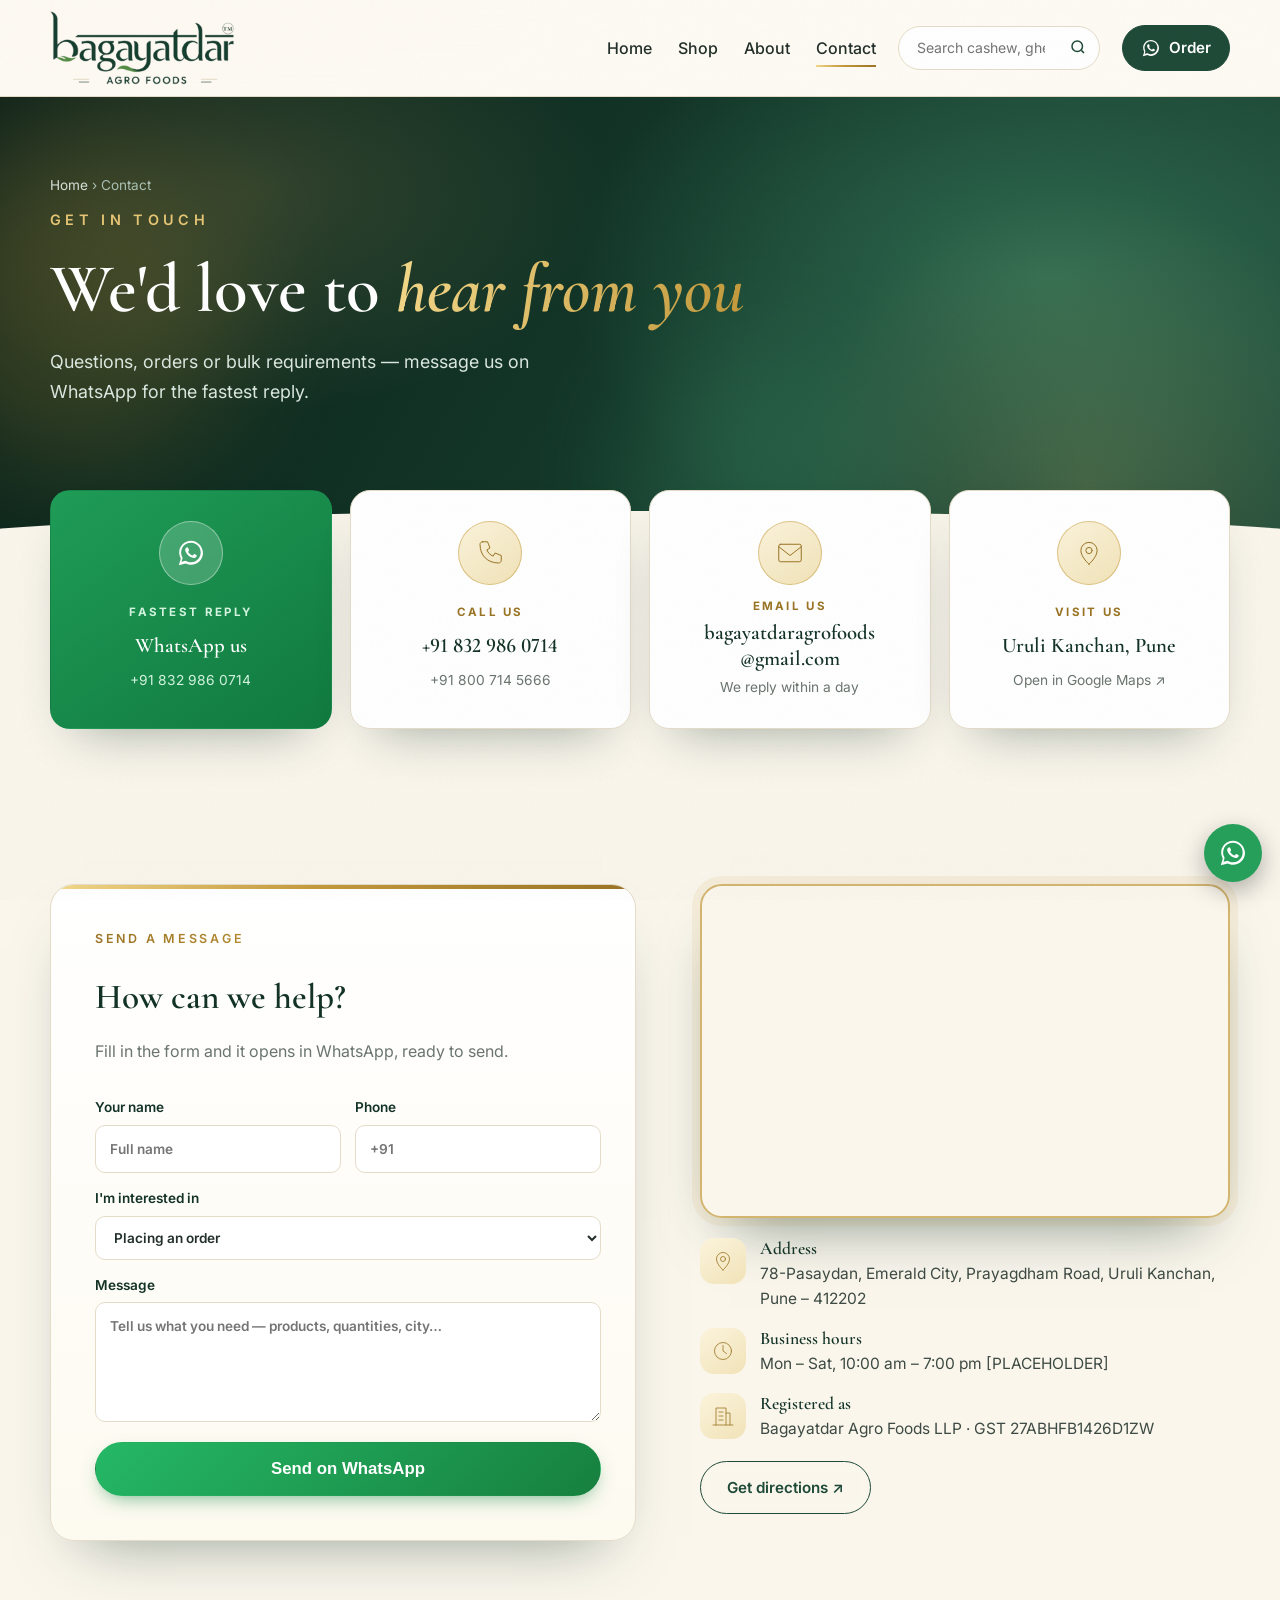
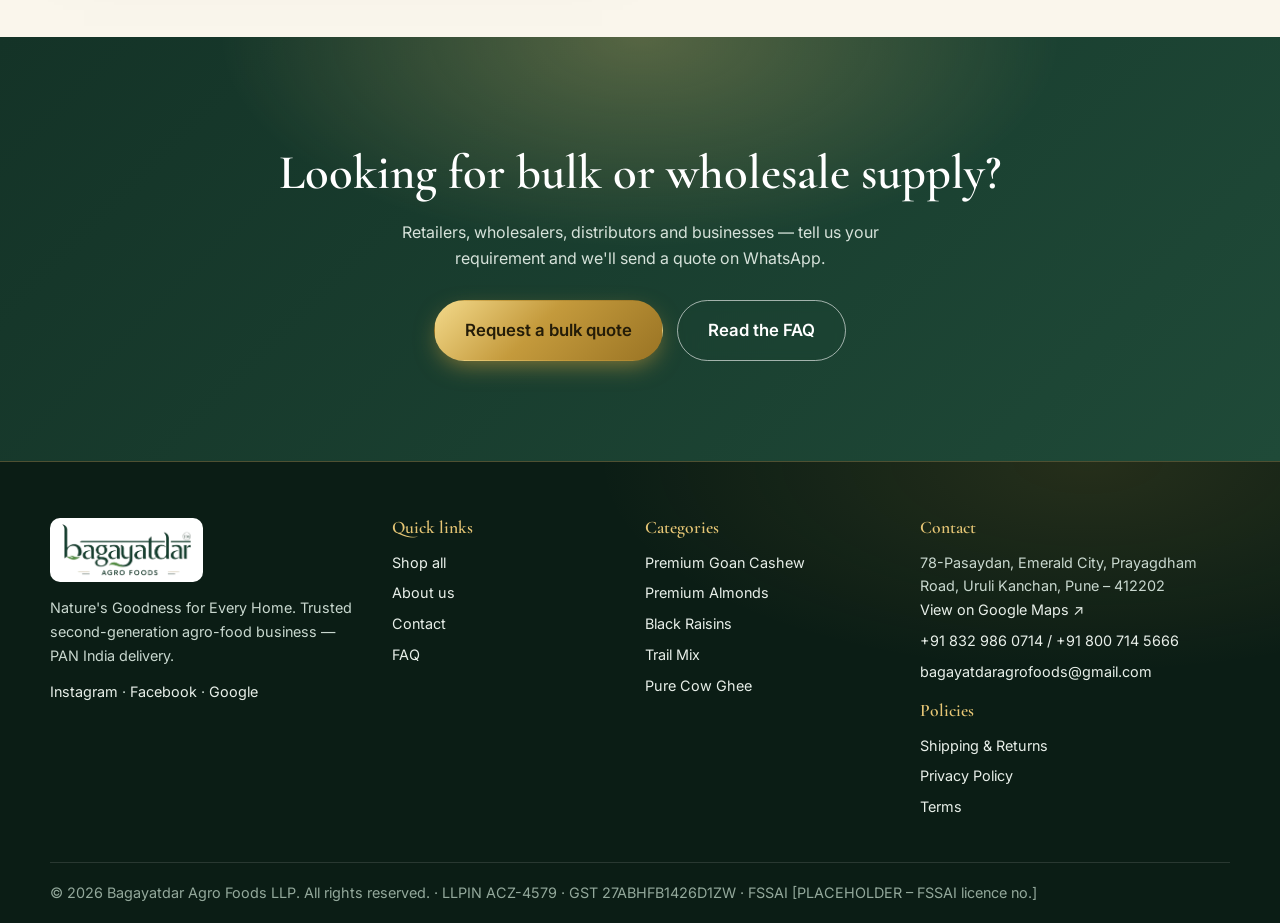
<file: contact.html>
<!doctype html>
<html lang="en">
<head>
<meta charset="utf-8">
<meta name="robots" content="noindex,nofollow">
<meta name="viewport" content="width=device-width,initial-scale=1">
<title>Contact Us | Bagayatdar Agro Foods</title>
<meta name="description" content="Call, WhatsApp, email or visit Bagayatdar Agro Foods in Uruli Kanchan, Pune. B2B and B2C enquiries welcome.">
<link rel="canonical" href="https://www.example.com/contact.html">
<meta property="og:type" content="website"><meta property="og:site_name" content="Bagayatdar Agro Foods">
<meta property="og:title" content="Contact Us | Bagayatdar Agro Foods"><meta property="og:description" content="Call, WhatsApp, email or visit Bagayatdar Agro Foods in Uruli Kanchan, Pune. B2B and B2C enquiries welcome.">
<meta property="og:image" content="https://www.example.com/assets/img/logo-gold.webp">
<meta name="theme-color" content="#1f4a38">
<link rel="icon" href="assets/img/logo-gold.webp">
<link rel="preconnect" href="https://fonts.googleapis.com"><link rel="preconnect" href="https://fonts.gstatic.com" crossorigin>
<link rel="stylesheet" href="https://fonts.googleapis.com/css2?family=Cormorant+Garamond:ital,wght@0,500;0,600;0,700;1,500&family=Inter:wght@400;500;600;700&display=swap">
<link rel="stylesheet" href="assets/css/style.css">
<link rel="stylesheet" href="assets/css/premium.css">
</head>
<body>
<div id="site-header"></div>
<main id="main">

<section class="rich-hero compact"><div class="hero-bg"></div><span class="orb o1"></span><span class="orb o2"></span>
  <div class="wrap rh-in single"><div class="rh-txt">
    <nav class="crumbs" aria-label="Breadcrumb"><a href="index.html">Home</a> <span>›</span> Contact</nav>
    <p class="eyebrow">Get In Touch</p>
    <h1>We'd love to <em>hear from you</em></h1>
    <p class="lead">Questions, orders or bulk requirements — message us on WhatsApp for the fastest reply.</p></div></div></section>

<section class="quick-sec"><div class="wrap"><div class="quick">
  <a class="qcard wa reveal" href="https://wa.me/918329860714" target="_blank" rel="noopener"><span class="ico"><svg viewBox="0 0 32 32" width="30" height="30" fill="currentColor" aria-hidden="true"><path d="M16 3C9 3 3.4 8.6 3.4 15.5c0 2.3.6 4.4 1.7 6.3L3 29l7.4-1.9c1.8 1 3.8 1.5 5.8 1.5 7 0 12.6-5.6 12.6-12.5S23 3 16 3zm0 22.9c-1.9 0-3.700-.5-5.3-1.500l-.4-.2-4.400 1.100 1.200-4.300-.3-.4a10.400 10.400 0 1 1 9.200 5.300zm5.700-7.800c-.3-.2-1.800-.9-2.100-1s-.5-.2-.7.200-.8 1-1 1.200-.4.200-.7.100a8.500 8.500 0 0 1-4.200-3.700c-.3-.6.3-.5.9-1.700.1-.2 0-.4 0-.5l-1-2.200c-.3-.6-.5-.5-.7-.5h-.6c-.2 0-.5.100-.8.400s-1 1-1 2.500 1.100 2.900 1.200 3.100 2.100 3.300 5.200 4.600c1.900.8 2.700.9 3.600.7.6-.1 1.800-.7 2.100-1.500s.3-1.300.2-1.400-.3-.2-.6-.4z"/></svg></span><small>Fastest reply</small><b>WhatsApp us</b><span>+91 832 986 0714</span></a>
  <a class="qcard reveal" href="tel:+918329860714"><span class="ico"><svg viewBox="0 0 48 48" width="30" height="30" fill="none" stroke="currentColor" stroke-width="1.6" stroke-linecap="round" stroke-linejoin="round" aria-hidden="true"><path d="M12 6h8l4 10-5 3c2 5 5 8 10 10l3-5 10 4v8c0 2-2 4-4 4C20 40 8 28 8 10c0-2 2-4 4-4Z"/></svg></span><small>Call us</small><b>+91 832 986 0714</b><span>+91 800 714 5666</span></a>
  <a class="qcard reveal" href="mailto:bagayatdaragrofoods@gmail.com"><span class="ico"><svg viewBox="0 0 48 48" width="30" height="30" fill="none" stroke="currentColor" stroke-width="1.6" stroke-linecap="round" stroke-linejoin="round" aria-hidden="true"><rect x="6" y="10" width="36" height="28" rx="3"/><path d="m6 14 18 14 18-14"/></svg></span><small>Email us</small><b>bagayatdaragrofoods<br>@gmail.com</b><span>We reply within a day</span></a>
  <a class="qcard reveal" href="https://maps.app.goo.gl/bqcFXp2Eth6aGjyf6" target="_blank" rel="noopener"><span class="ico"><svg viewBox="0 0 48 48" width="30" height="30" fill="none" stroke="currentColor" stroke-width="1.6" stroke-linecap="round" stroke-linejoin="round" aria-hidden="true"><path d="M24 42s13-11.5 13-22a13 13 0 0 0-26 0c0 10.500 13 22 13 22Z"/><circle cx="24" cy="20" r="5"/></svg></span><small>Visit us</small><b>Uruli Kanchan, Pune</b><span>Open in Google Maps ↗</span></a></div></div></section>

<section><div class="wrap contact-grid">
  <form class="form cform reveal" data-wa="Message from the Bagayatdar website:">
    <p class="eyebrow">Send a Message</p><h2>How can we help?</h2>
    <p class="muted">Fill in the form and it opens in WhatsApp, ready to send.</p>
    <div class="two"><label>Your name<input name="Name" required placeholder="Full name"></label><label>Phone<input name="Phone" type="tel" required placeholder="+91"></label></div>
    <label>I'm interested in<select name="Interested in"><option>Placing an order</option><option>Bulk / wholesale supply</option><option>Becoming a distributor</option><option>Product information</option><option>Something else</option></select></label>
    <label>Message<textarea name="Message" required placeholder="Tell us what you need — products, quantities, city…"></textarea></label>
    <button class="btn btn-wa btn-lg" type="submit">Send on WhatsApp</button></form>
  <div class="reveal info-side">
    <div class="map-frame"><iframe class="map" title="Map of Bagayatdar Agro Foods" loading="lazy" referrerpolicy="no-referrer-when-downgrade" src="https://www.google.com/maps?q=Bagayatdar+Agro+Foods,+Emerald+City,+Prayagdham+Road,+Uruli+Kanchan,+Pune+412202&output=embed"></iframe></div>
    <ul class="details">
      <li><span class="ico sm"><svg viewBox="0 0 48 48" width="30" height="30" fill="none" stroke="currentColor" stroke-width="1.6" stroke-linecap="round" stroke-linejoin="round" aria-hidden="true"><path d="M24 42s13-11.5 13-22a13 13 0 0 0-26 0c0 10.500 13 22 13 22Z"/><circle cx="24" cy="20" r="5"/></svg></span><div><b>Address</b>78-Pasaydan, Emerald City, Prayagdham Road, Uruli Kanchan, Pune – 412202</div></li>
      <li><span class="ico sm"><svg viewBox="0 0 48 48" width="30" height="30" fill="none" stroke="currentColor" stroke-width="1.6" stroke-linecap="round" stroke-linejoin="round" aria-hidden="true"><circle cx="24" cy="24" r="17"/><path d="M24 13v11l7 5"/></svg></span><div><b>Business hours</b>Mon – Sat, 10:00 am – 7:00 pm [PLACEHOLDER]</div></li>
      <li><span class="ico sm"><svg viewBox="0 0 48 48" width="30" height="30" fill="none" stroke="currentColor" stroke-width="1.6" stroke-linecap="round" stroke-linejoin="round" aria-hidden="true"><path d="M10 42V8h20v34M30 18h8v24M4 42h40M16 16h8M16 24h8M16 32h8"/></svg></span><div><b>Registered as</b>Bagayatdar Agro Foods LLP · GST 27ABHFB1426D1ZW</div></li></ul>
    <a class="btn btn-ghost" href="https://maps.app.goo.gl/bqcFXp2Eth6aGjyf6" target="_blank" rel="noopener">Get directions ↗</a></div></div></section>

<section class="cta-band"><div class="wrap reveal"><h2>Looking for bulk or wholesale supply?</h2><p>Retailers, wholesalers, distributors and businesses — tell us your requirement and we'll send a quote on WhatsApp.</p>
  <div class="cta"><a class="btn btn-gold btn-lg" href="https://wa.me/918329860714?text=Hello%20Bagayatdar%20Agro%20Foods%2C%20I%20have%20a%20bulk%20requirement." target="_blank" rel="noopener">Request a bulk quote</a><a class="btn btn-ghost btn-lg" href="faq.html">Read the FAQ</a></div></div></section>
</main>
<div id="site-footer"></div>
<script src="assets/js/data.js"></script>
<script src="assets/js/products.js"></script>
<script src="assets/js/posts-latest.js"></script>
<script src="assets/js/app.js"></script>
<script src="assets/js/premium.js"></script>
</body></html>
</file>
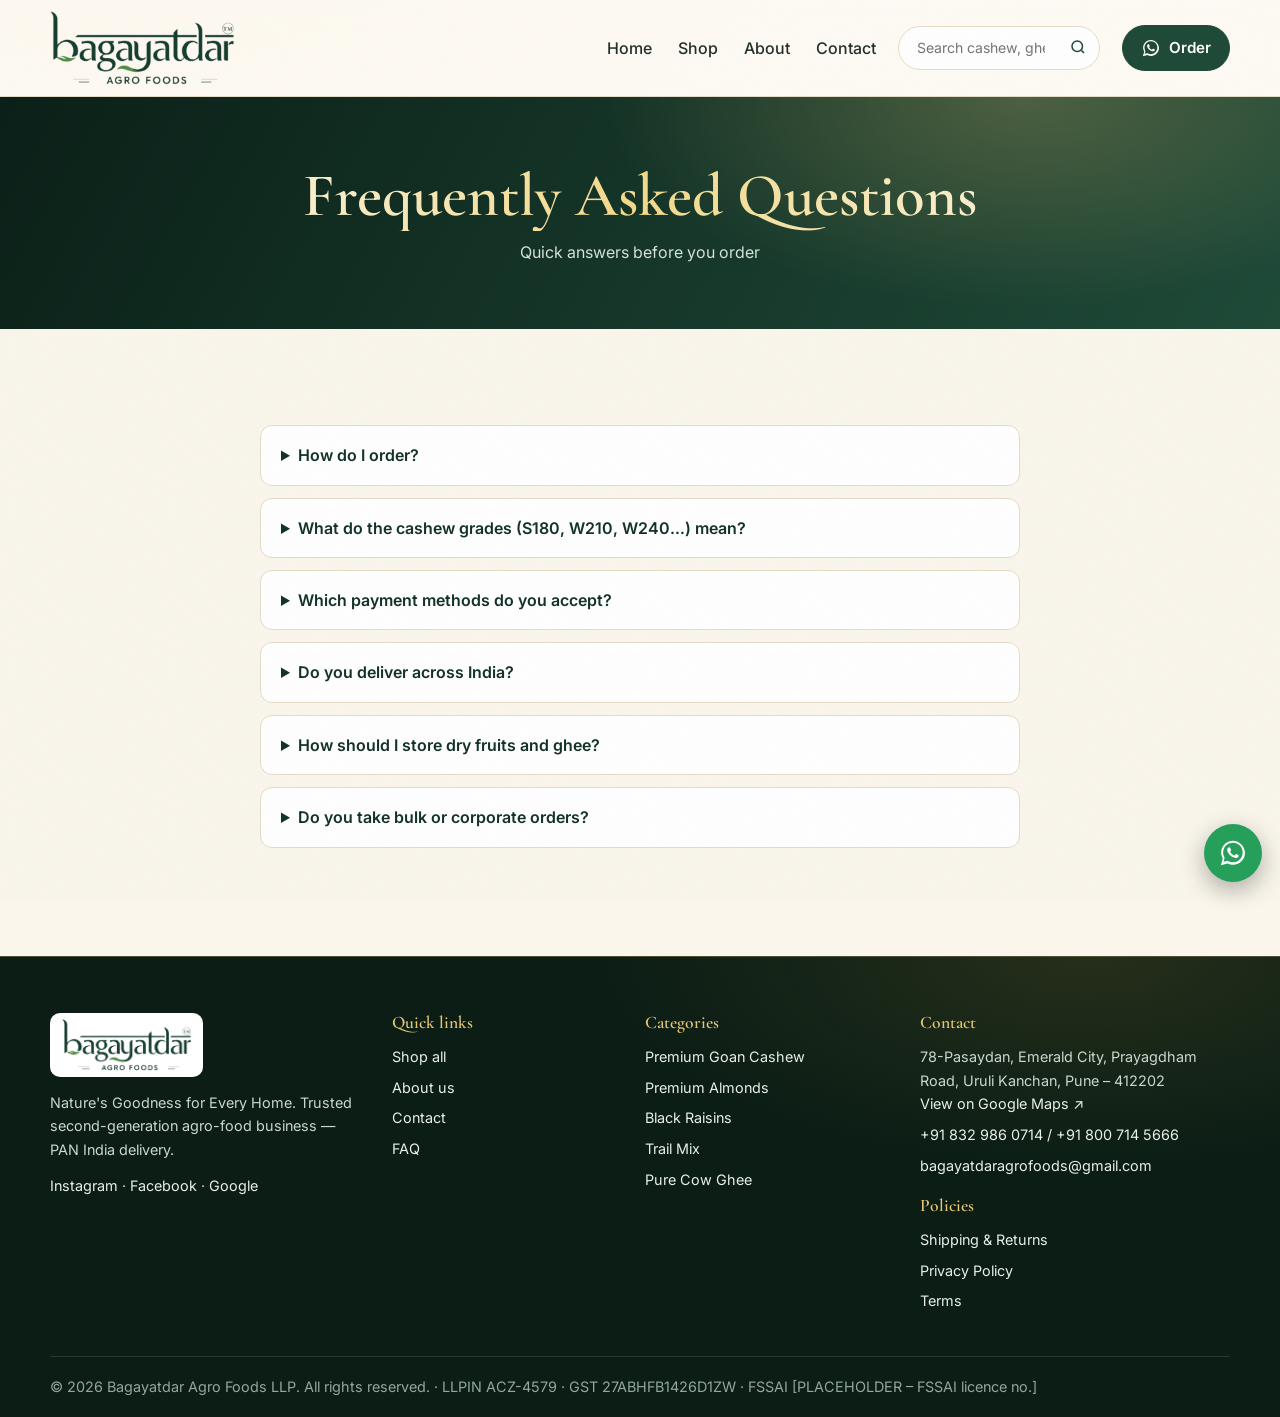
<file: faq.html>
<!doctype html>
<html lang="en">
<head>
<meta charset="utf-8">
<meta name="robots" content="noindex,nofollow">
<meta name="viewport" content="width=device-width,initial-scale=1">
<title>FAQ | Bagayatdar Agro Foods</title>
<meta name="description" content="Answers about ordering, grades, delivery and storage.">
<link rel="canonical" href="https://www.example.com/faq.html">
<meta property="og:type" content="website"><meta property="og:site_name" content="Bagayatdar Agro Foods">
<meta property="og:title" content="FAQ | Bagayatdar Agro Foods"><meta property="og:description" content="Answers about ordering, grades, delivery and storage.">
<meta property="og:image" content="https://www.example.com/assets/img/logo-gold.webp">
<meta name="theme-color" content="#1f4a38">
<link rel="icon" href="assets/img/logo-gold.webp">
<link rel="preconnect" href="https://fonts.googleapis.com"><link rel="preconnect" href="https://fonts.gstatic.com" crossorigin>
<link rel="stylesheet" href="https://fonts.googleapis.com/css2?family=Cormorant+Garamond:ital,wght@0,500;0,600;0,700;1,500&family=Inter:wght@400;500;600;700&display=swap">
<link rel="stylesheet" href="assets/css/style.css">
<link rel="stylesheet" href="assets/css/premium.css">
</head>
<body>
<div id="site-header"></div>
<main id="main">
<div class="page-head"><div class="wrap"><h1>Frequently Asked Questions</h1><p>Quick answers before you order</p></div></div>

<section><div class="wrap prose">
<details><summary>How do I order?</summary><p>Choose a product and pack size, then tap “Order on WhatsApp”. A pre-filled message opens in WhatsApp; add your name and address and send. We confirm availability, delivery and payment on chat.</p></details>
<details><summary>What do the cashew grades (S180, W210, W240…) mean?</summary><p>They are standard trade grades. W grades are whole white kernels — lower numbers mean larger kernels. Other grades (DS1, JB1, BB1) are splits and pieces suited to hotels, sweets and cooking.</p></details>
<details><summary>Which payment methods do you accept?</summary><p>[PLACEHOLDER – e.g. UPI, bank transfer, cash on delivery]</p></details>
<details><summary>Do you deliver across India?</summary><p>Yes — we proudly provide PAN India delivery. Charges and timelines are confirmed on WhatsApp. [PLACEHOLDER – add delivery charges]</p></details>
<details><summary>How should I store dry fruits and ghee?</summary><p>Keep sealed in a cool, dry place; use a clean, dry spoon for ghee. Refrigerate cashew after opening for longer freshness.</p></details>
<details><summary>Do you take bulk or corporate orders?</summary><p>Yes — we supply retailers, wholesalers, distributors and businesses. Please <a href="contact.html">contact us</a> or message us on WhatsApp with your requirement.</p></details></div></section></main>
<div id="site-footer"></div>
<script src="assets/js/data.js"></script>
<script src="assets/js/products.js"></script>
<script src="assets/js/posts-latest.js"></script>
<script src="assets/js/app.js"></script>
<script src="assets/js/premium.js"></script>
</body></html>
</file>
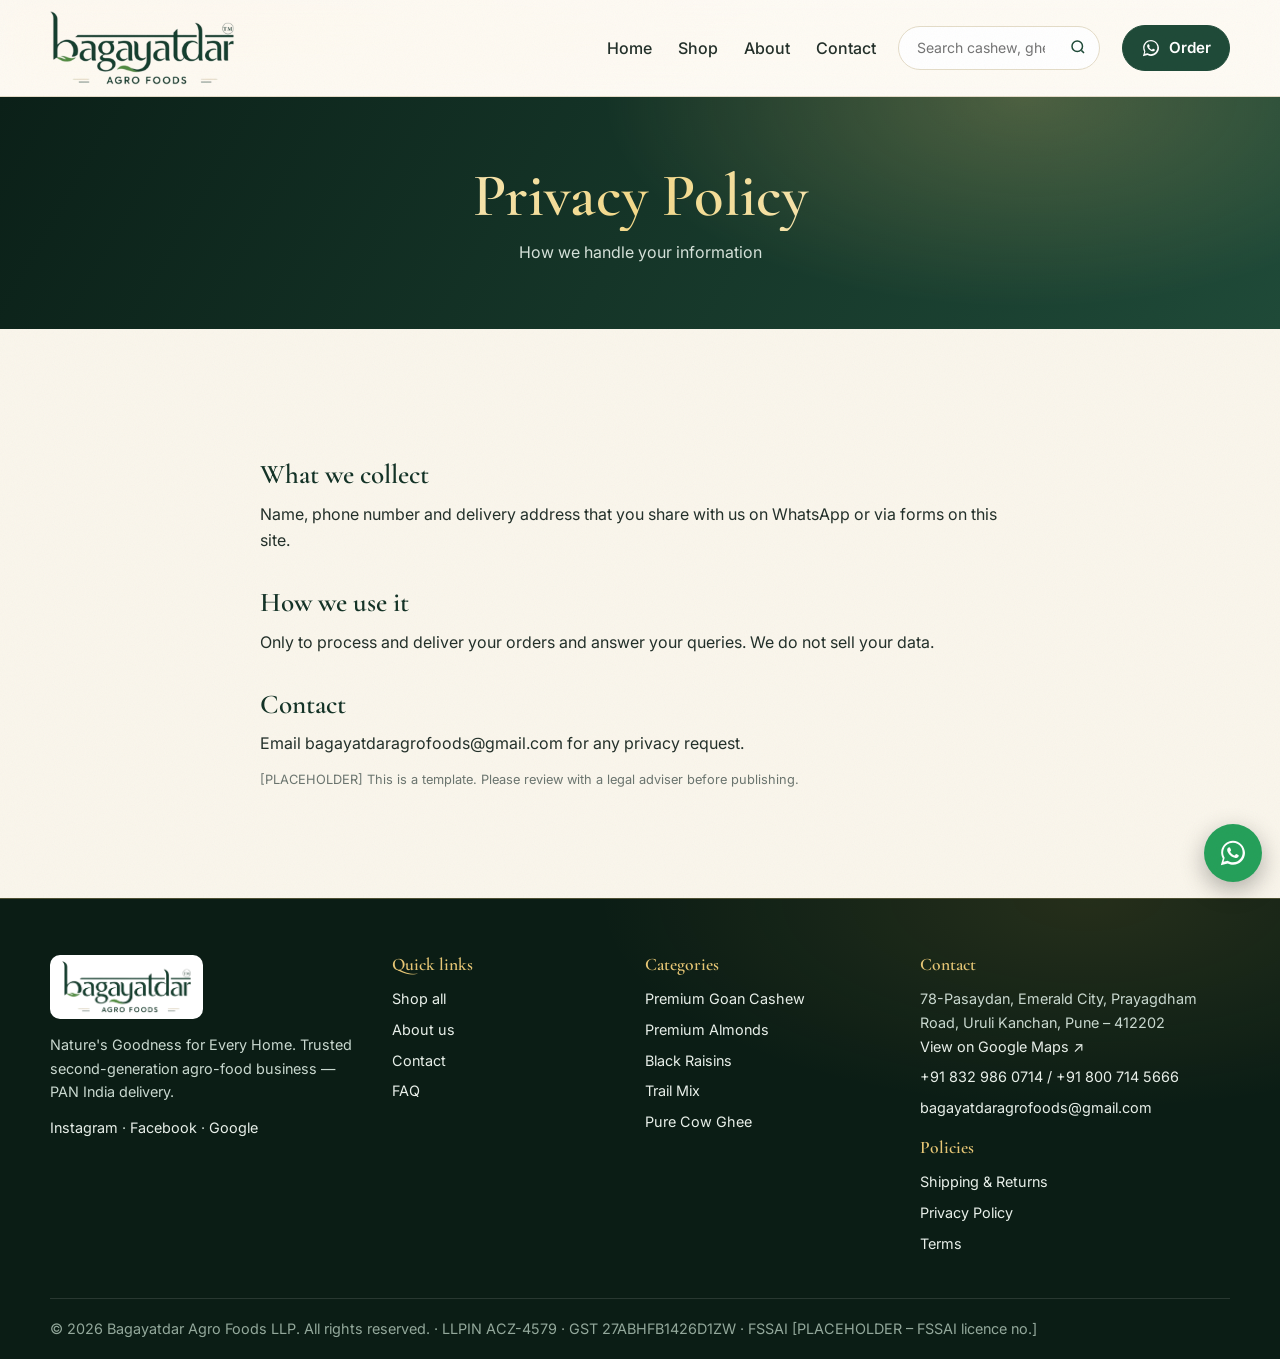
<file: privacy.html>
<!doctype html>
<html lang="en">
<head>
<meta charset="utf-8">
<meta name="robots" content="noindex,nofollow">
<meta name="viewport" content="width=device-width,initial-scale=1">
<title>Privacy Policy | Bagayatdar Agro Foods</title>
<meta name="description" content="How we handle your information">
<link rel="canonical" href="https://www.example.com/privacy.html">
<meta property="og:type" content="website"><meta property="og:site_name" content="Bagayatdar Agro Foods">
<meta property="og:title" content="Privacy Policy | Bagayatdar Agro Foods"><meta property="og:description" content="How we handle your information">
<meta property="og:image" content="https://www.example.com/assets/img/logo-gold.webp">
<meta name="theme-color" content="#1f4a38">
<link rel="icon" href="assets/img/logo-gold.webp">
<link rel="preconnect" href="https://fonts.googleapis.com"><link rel="preconnect" href="https://fonts.gstatic.com" crossorigin>
<link rel="stylesheet" href="https://fonts.googleapis.com/css2?family=Cormorant+Garamond:ital,wght@0,500;0,600;0,700;1,500&family=Inter:wght@400;500;600;700&display=swap">
<link rel="stylesheet" href="assets/css/style.css">
<link rel="stylesheet" href="assets/css/premium.css">
</head>
<body>
<div id="site-header"></div>
<main id="main">
<div class="page-head"><div class="wrap"><h1>Privacy Policy</h1><p>How we handle your information</p></div></div>
<section><div class="wrap prose"><h2>What we collect</h2><p>Name, phone number and delivery address that you share with us on WhatsApp or via forms on this site.</p><h2>How we use it</h2><p>Only to process and deliver your orders and answer your queries. We do not sell your data.</p><h2>Contact</h2><p>Email bagayatdaragrofoods@gmail.com for any privacy request.</p><p class="note">[PLACEHOLDER] This is a template. Please review with a legal adviser before publishing.</p></div></section></main>
<div id="site-footer"></div>
<script src="assets/js/data.js"></script>
<script src="assets/js/products.js"></script>
<script src="assets/js/posts-latest.js"></script>
<script src="assets/js/app.js"></script>
<script src="assets/js/premium.js"></script>
</body></html>
</file>
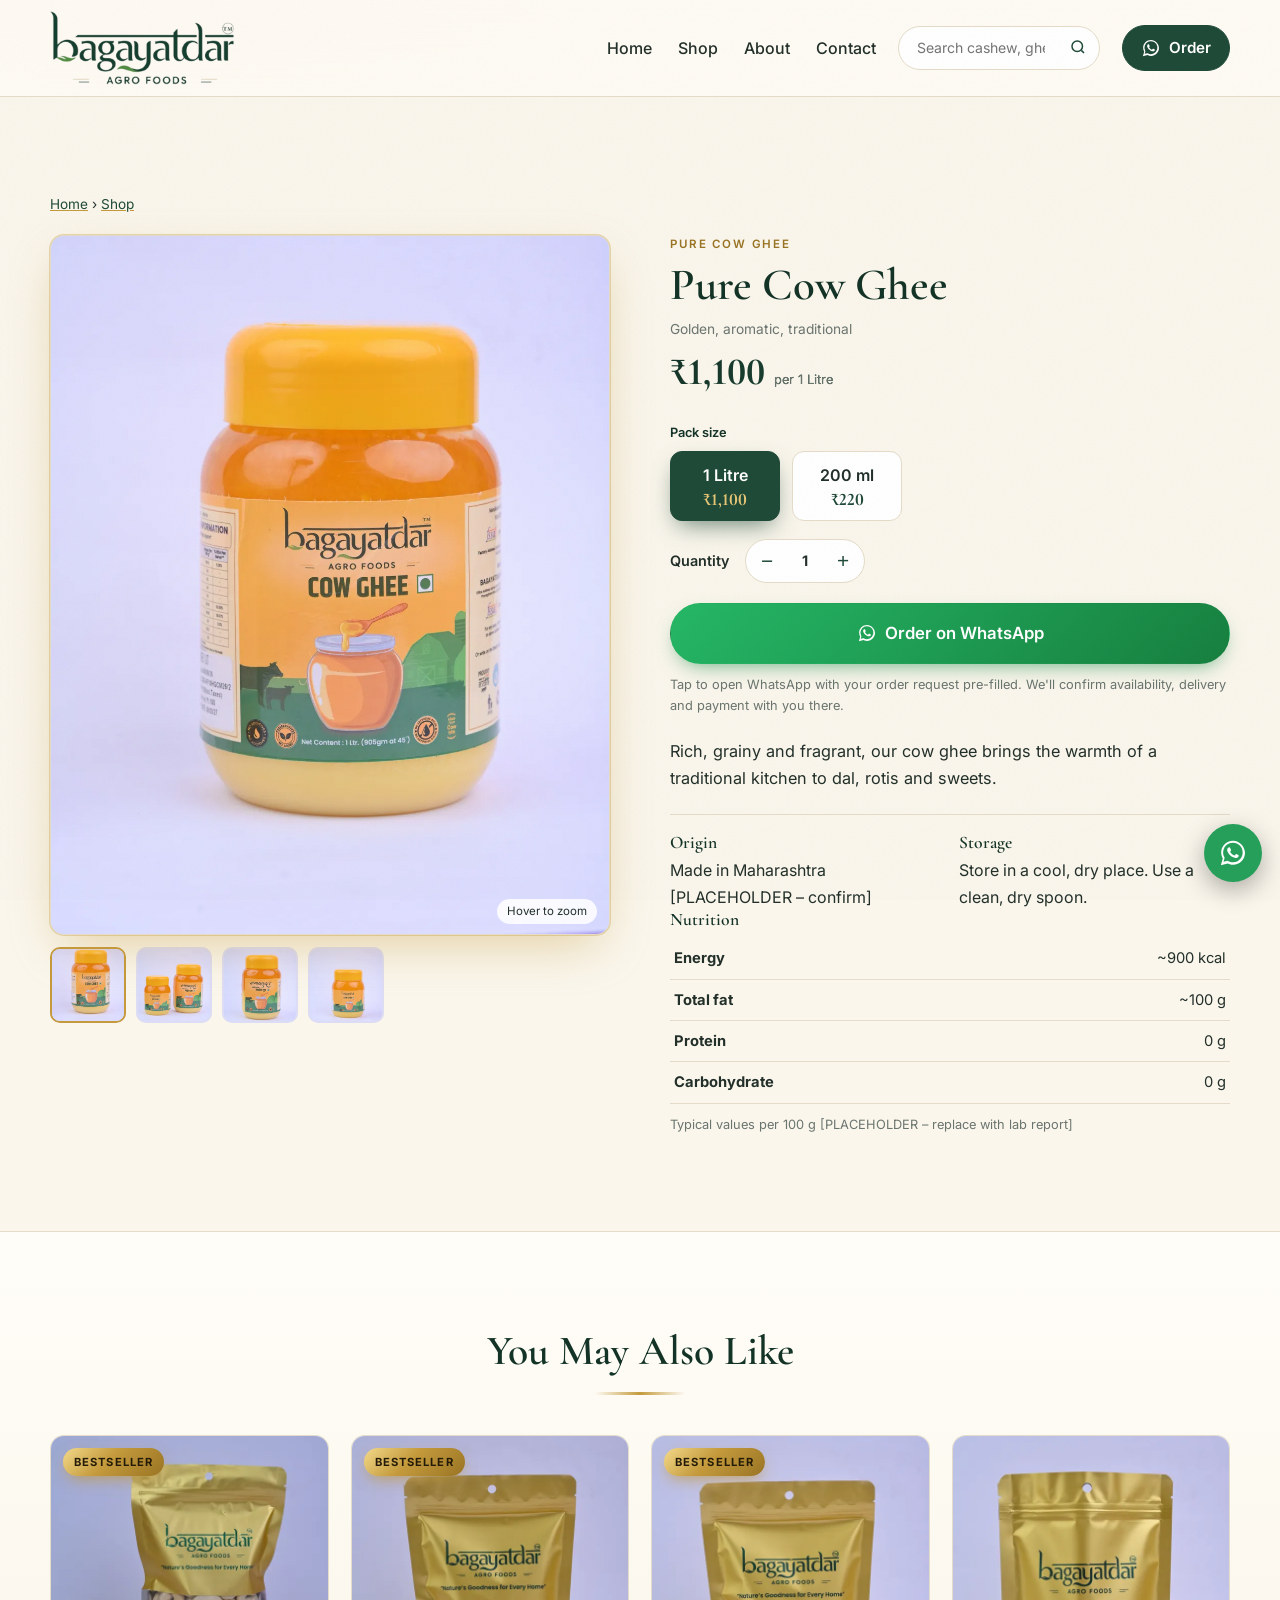
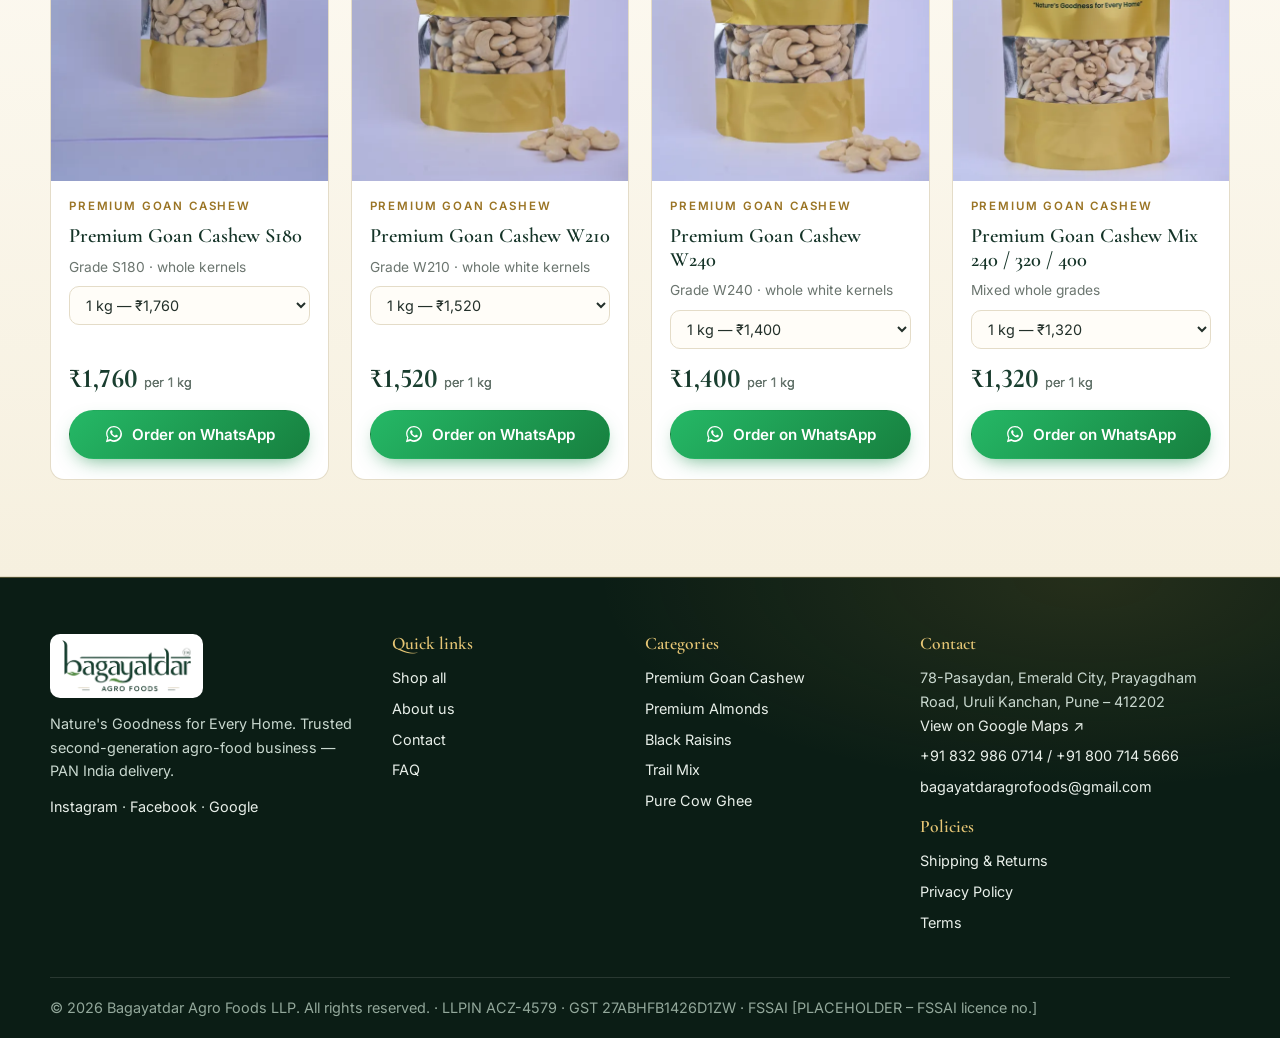
<file: product.html>
<!doctype html>
<html lang="en">
<head>
<meta charset="utf-8">
<meta name="robots" content="noindex,nofollow">
<meta name="viewport" content="width=device-width,initial-scale=1">
<title>Product | Bagayatdar Agro Foods</title>
<meta name="description" content="Premium dry fruits and pure cow ghee from Bagayatdar Agro Foods.">
<link rel="canonical" href="https://www.example.com/product.html">
<meta property="og:type" content="website"><meta property="og:site_name" content="Bagayatdar Agro Foods">
<meta property="og:title" content="Product | Bagayatdar Agro Foods"><meta property="og:description" content="Premium dry fruits and pure cow ghee from Bagayatdar Agro Foods.">
<meta property="og:image" content="https://www.example.com/assets/img/logo-gold.webp">
<meta name="theme-color" content="#1f4a38">
<link rel="icon" href="assets/img/logo-gold.webp">
<link rel="preconnect" href="https://fonts.googleapis.com"><link rel="preconnect" href="https://fonts.gstatic.com" crossorigin>
<link rel="stylesheet" href="https://fonts.googleapis.com/css2?family=Cormorant+Garamond:ital,wght@0,500;0,600;0,700;1,500&family=Inter:wght@400;500;600;700&display=swap">
<link rel="stylesheet" href="assets/css/style.css">
<link rel="stylesheet" href="assets/css/premium.css">
</head>
<body>
<div id="site-header"></div>
<main id="main">

<section><div class="wrap"><nav aria-label="Breadcrumb" style="font-size:.85rem;margin-bottom:20px"><a href="index.html">Home</a> › <a href="shop.html">Shop</a></nav>
  <div class="pdp" id="pdp"></div></div></section>
<section class="alt"><div class="wrap"><div class="sec-head"><h2>You May Also Like</h2></div><div class="pgrid" id="related"></div></div></section></main>
<div id="site-footer"></div>
<script src="assets/js/data.js"></script>
<script src="assets/js/products.js"></script>
<script src="assets/js/posts-latest.js"></script>
<script src="assets/js/app.js"></script>
<script src="assets/js/premium.js"></script>
</body></html>
</file>
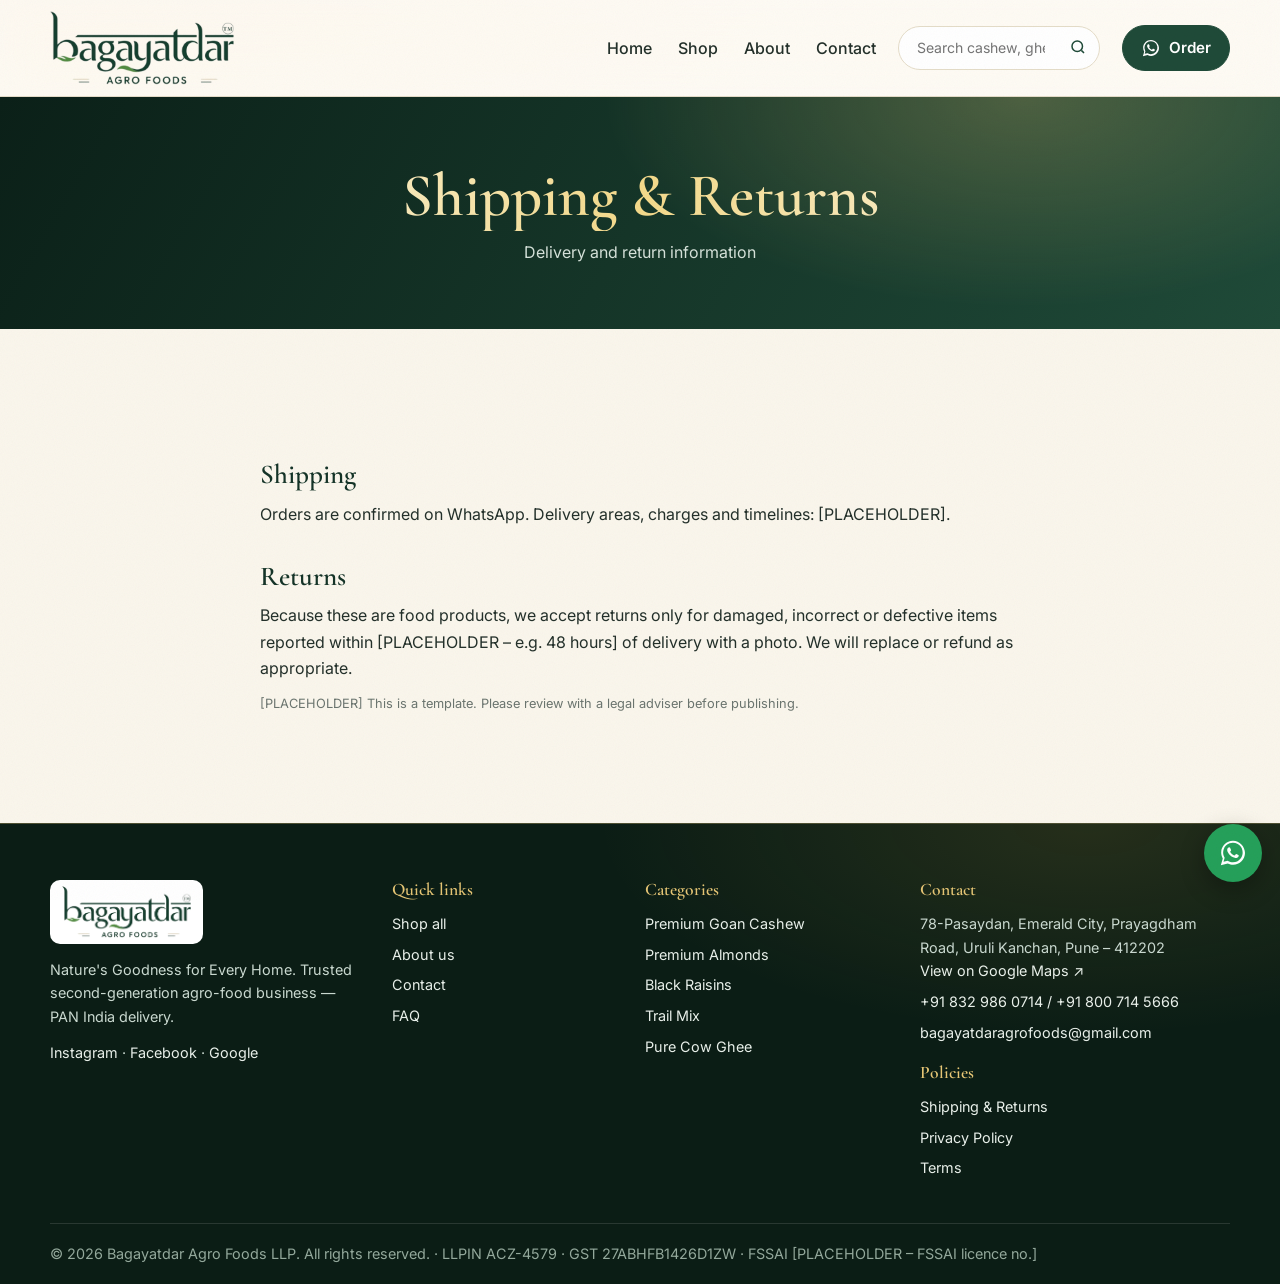
<file: shipping.html>
<!doctype html>
<html lang="en">
<head>
<meta charset="utf-8">
<meta name="robots" content="noindex,nofollow">
<meta name="viewport" content="width=device-width,initial-scale=1">
<title>Shipping & Returns | Bagayatdar Agro Foods</title>
<meta name="description" content="Delivery and return information">
<link rel="canonical" href="https://www.example.com/shipping.html">
<meta property="og:type" content="website"><meta property="og:site_name" content="Bagayatdar Agro Foods">
<meta property="og:title" content="Shipping & Returns | Bagayatdar Agro Foods"><meta property="og:description" content="Delivery and return information">
<meta property="og:image" content="https://www.example.com/assets/img/logo-gold.webp">
<meta name="theme-color" content="#1f4a38">
<link rel="icon" href="assets/img/logo-gold.webp">
<link rel="preconnect" href="https://fonts.googleapis.com"><link rel="preconnect" href="https://fonts.gstatic.com" crossorigin>
<link rel="stylesheet" href="https://fonts.googleapis.com/css2?family=Cormorant+Garamond:ital,wght@0,500;0,600;0,700;1,500&family=Inter:wght@400;500;600;700&display=swap">
<link rel="stylesheet" href="assets/css/style.css">
<link rel="stylesheet" href="assets/css/premium.css">
</head>
<body>
<div id="site-header"></div>
<main id="main">
<div class="page-head"><div class="wrap"><h1>Shipping & Returns</h1><p>Delivery and return information</p></div></div>
<section><div class="wrap prose"><h2>Shipping</h2><p>Orders are confirmed on WhatsApp. Delivery areas, charges and timelines: [PLACEHOLDER].</p><h2>Returns</h2><p>Because these are food products, we accept returns only for damaged, incorrect or defective items reported within [PLACEHOLDER – e.g. 48 hours] of delivery with a photo. We will replace or refund as appropriate.</p><p class="note">[PLACEHOLDER] This is a template. Please review with a legal adviser before publishing.</p></div></section></main>
<div id="site-footer"></div>
<script src="assets/js/data.js"></script>
<script src="assets/js/products.js"></script>
<script src="assets/js/posts-latest.js"></script>
<script src="assets/js/app.js"></script>
<script src="assets/js/premium.js"></script>
</body></html>
</file>
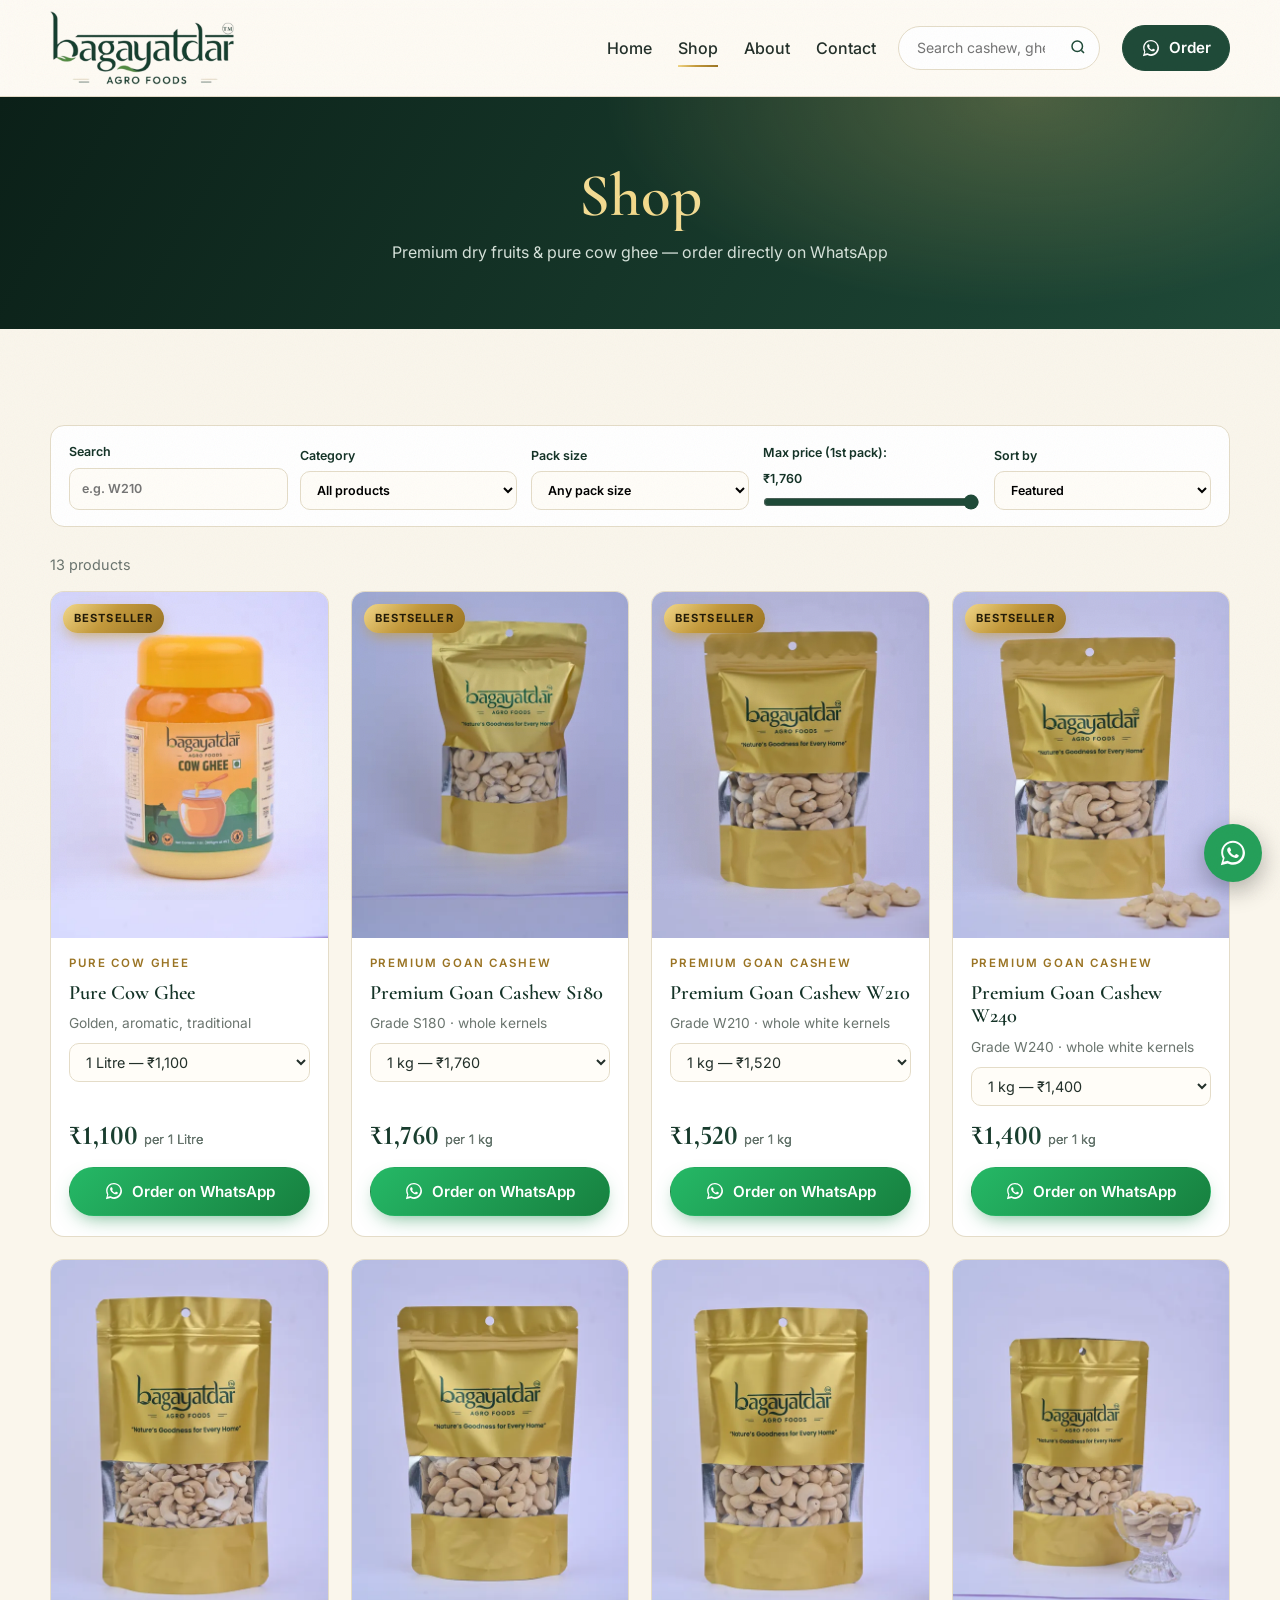
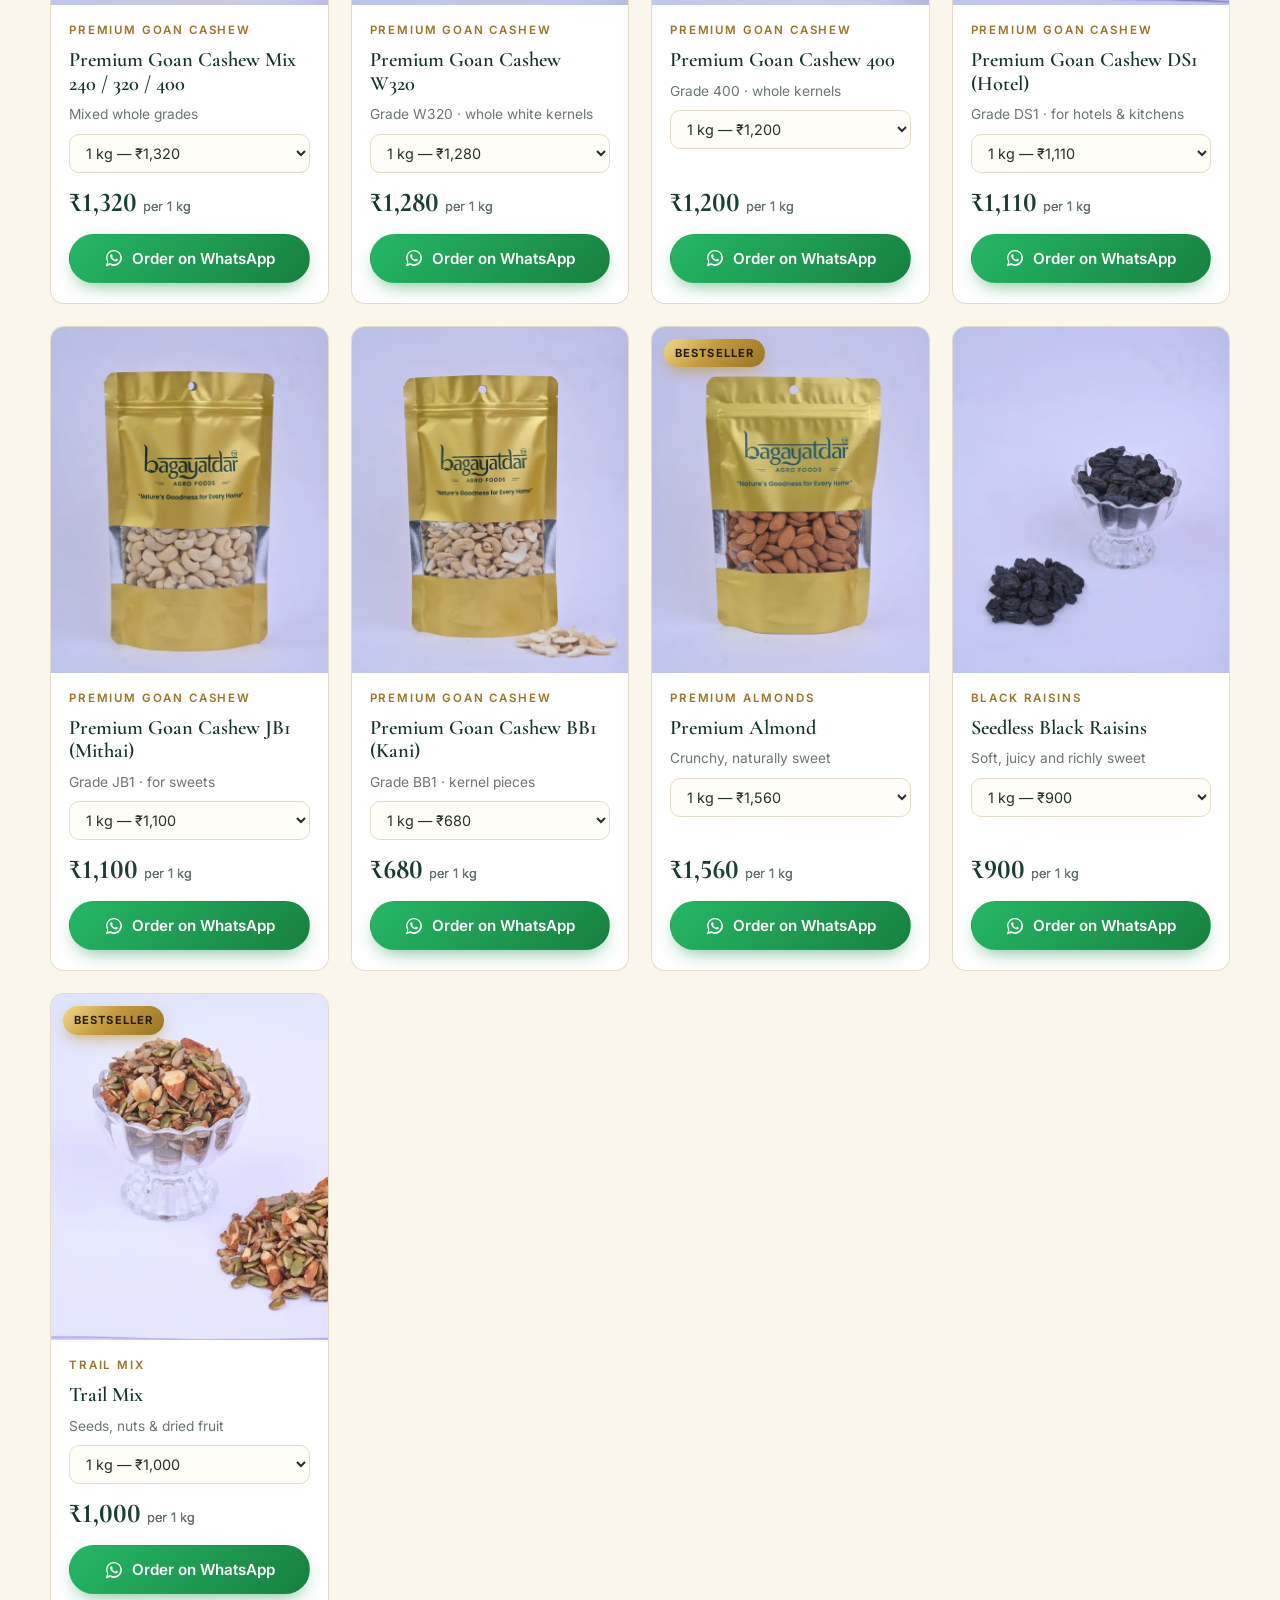
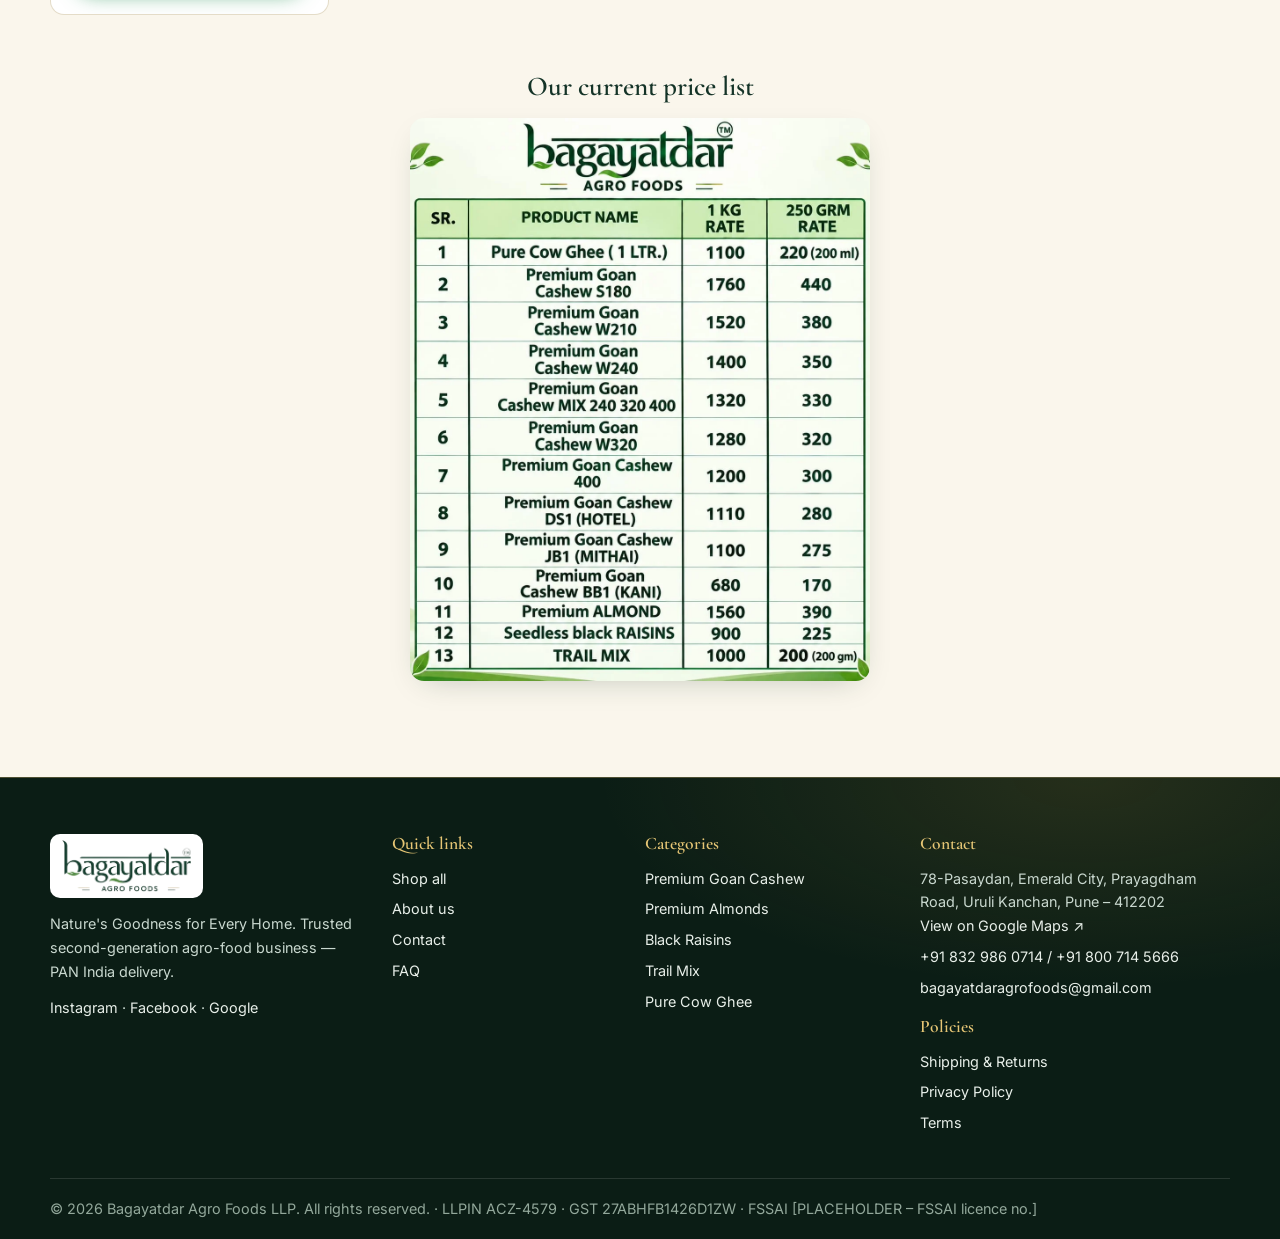
<file: shop.html>
<!doctype html>
<html lang="en">
<head>
<meta charset="utf-8">
<meta name="robots" content="noindex,nofollow">
<meta name="viewport" content="width=device-width,initial-scale=1">
<title>Shop Cashew, Almonds, Raisins & Cow Ghee | Bagayatdar Agro Foods</title>
<meta name="description" content="Browse premium Goan cashew grades, almonds, black raisins, trail mix and pure cow ghee. Prices in ₹. Order on WhatsApp.">
<link rel="canonical" href="https://www.example.com/shop.html">
<meta property="og:type" content="website"><meta property="og:site_name" content="Bagayatdar Agro Foods">
<meta property="og:title" content="Shop Cashew, Almonds, Raisins & Cow Ghee | Bagayatdar Agro Foods"><meta property="og:description" content="Browse premium Goan cashew grades, almonds, black raisins, trail mix and pure cow ghee. Prices in ₹. Order on WhatsApp.">
<meta property="og:image" content="https://www.example.com/assets/img/logo-gold.webp">
<meta name="theme-color" content="#1f4a38">
<link rel="icon" href="assets/img/logo-gold.webp">
<link rel="preconnect" href="https://fonts.googleapis.com"><link rel="preconnect" href="https://fonts.gstatic.com" crossorigin>
<link rel="stylesheet" href="https://fonts.googleapis.com/css2?family=Cormorant+Garamond:ital,wght@0,500;0,600;0,700;1,500&family=Inter:wght@400;500;600;700&display=swap">
<link rel="stylesheet" href="assets/css/style.css">
<link rel="stylesheet" href="assets/css/premium.css">
</head>
<body>
<div id="site-header"></div>
<main id="main">
<div class="page-head"><div class="wrap"><h1>Shop</h1><p>Premium dry fruits &amp; pure cow ghee — order directly on WhatsApp</p></div></div>

<section><div class="wrap">
  <div class="filters"><label>Search<input type="search" id="f-q" placeholder="e.g. W210"></label>
    <label>Category<select id="f-cat"></select></label><label>Pack size<select id="f-pack"></select></label>
    <label>Max price (1st pack): <span id="pmax"></span><input type="range" id="f-price" min="100" step="50"></label>
    <label>Sort by<select id="f-sort"><option value="featured">Featured</option><option value="low">Price: low to high</option><option value="high">Price: high to low</option><option value="name">Name</option></select></label></div>
  <p class="count" id="count" aria-live="polite"></p>
  <div class="pgrid" id="grid"></div>
  <div style="margin-top:56px;text-align:center" class="reveal"><h2 style="font-size:1.7rem;margin-bottom:16px">Our current price list</h2>
    <img class="pricelist" src="assets/img/pricelist.webp" alt="Bagayatdar Agro Foods price list with 1 kg and 250 g rates" loading="lazy" width="460" height="563"></div>
</div></section></main>
<div id="site-footer"></div>
<script src="assets/js/data.js"></script>
<script src="assets/js/products.js"></script>
<script src="assets/js/posts-latest.js"></script>
<script src="assets/js/app.js"></script>
<script src="assets/js/premium.js"></script>
</body></html>
</file>
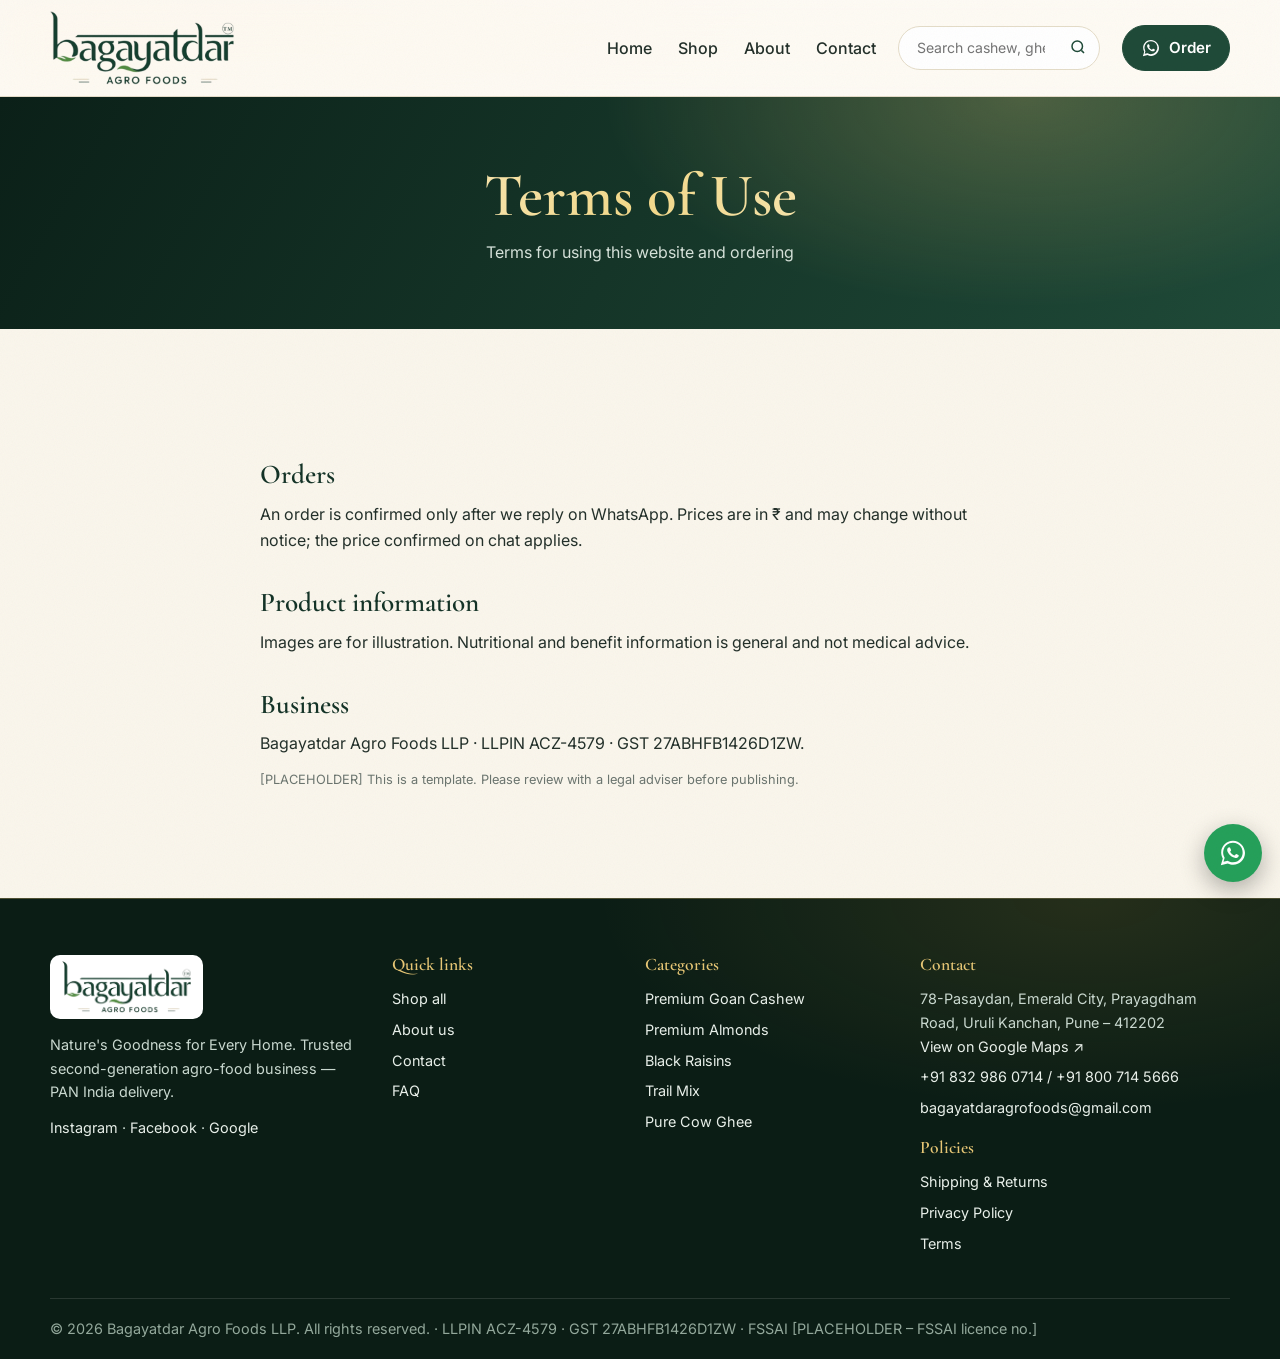
<file: terms.html>
<!doctype html>
<html lang="en">
<head>
<meta charset="utf-8">
<meta name="robots" content="noindex,nofollow">
<meta name="viewport" content="width=device-width,initial-scale=1">
<title>Terms of Use | Bagayatdar Agro Foods</title>
<meta name="description" content="Terms for using this website and ordering">
<link rel="canonical" href="https://www.example.com/terms.html">
<meta property="og:type" content="website"><meta property="og:site_name" content="Bagayatdar Agro Foods">
<meta property="og:title" content="Terms of Use | Bagayatdar Agro Foods"><meta property="og:description" content="Terms for using this website and ordering">
<meta property="og:image" content="https://www.example.com/assets/img/logo-gold.webp">
<meta name="theme-color" content="#1f4a38">
<link rel="icon" href="assets/img/logo-gold.webp">
<link rel="preconnect" href="https://fonts.googleapis.com"><link rel="preconnect" href="https://fonts.gstatic.com" crossorigin>
<link rel="stylesheet" href="https://fonts.googleapis.com/css2?family=Cormorant+Garamond:ital,wght@0,500;0,600;0,700;1,500&family=Inter:wght@400;500;600;700&display=swap">
<link rel="stylesheet" href="assets/css/style.css">
<link rel="stylesheet" href="assets/css/premium.css">
</head>
<body>
<div id="site-header"></div>
<main id="main">
<div class="page-head"><div class="wrap"><h1>Terms of Use</h1><p>Terms for using this website and ordering</p></div></div>
<section><div class="wrap prose"><h2>Orders</h2><p>An order is confirmed only after we reply on WhatsApp. Prices are in ₹ and may change without notice; the price confirmed on chat applies.</p><h2>Product information</h2><p>Images are for illustration. Nutritional and benefit information is general and not medical advice.</p><h2>Business</h2><p>Bagayatdar Agro Foods LLP · LLPIN ACZ-4579 · GST 27ABHFB1426D1ZW.</p><p class="note">[PLACEHOLDER] This is a template. Please review with a legal adviser before publishing.</p></div></section></main>
<div id="site-footer"></div>
<script src="assets/js/data.js"></script>
<script src="assets/js/products.js"></script>
<script src="assets/js/posts-latest.js"></script>
<script src="assets/js/app.js"></script>
<script src="assets/js/premium.js"></script>
</body></html>
</file>
<file: assets/css/style.css>
/* ==========================================================================
   Bagayatdar Agro Foods — styles
   Palette derived from the logo: deep forest green, warm gold, cream.
   ========================================================================== */
:root{
  --green:#1f4a38; --green-2:#2d6a4f; --green-d:#143327;
  --gold:#c49a3c; --gold-l:#e6c675; --gold-d:#9a7424;
  --cream:#faf6ec; --paper:#fffdf8; --sand:#efe6d2; --ink:#23302a; --muted:#6b756f;
  --line:#e4dcc8; --wa:#1f8f4e; --photo:#dcdcf5;
  --serif:"Cormorant Garamond",Georgia,serif; --sans:"Inter",system-ui,-apple-system,"Segoe UI",sans-serif;
  --r:14px; --sh:0 10px 30px -14px rgba(20,51,39,.28);
}
*{box-sizing:border-box;margin:0;padding:0}
html{scroll-behavior:smooth}
body{font-family:var(--sans);color:var(--ink);background:var(--cream);line-height:1.65;font-size:16px;-webkit-font-smoothing:antialiased}
img{max-width:100%;display:block;height:auto}
a{color:var(--green);text-decoration-color:var(--gold)}
h1,h2,h3,h4{font-family:var(--serif);color:var(--green-d);line-height:1.15;font-weight:600}
h1{font-size:clamp(2.2rem,5vw,3.8rem)} h2{font-size:clamp(1.8rem,3.4vw,2.6rem)} h3{font-size:1.3rem}
:focus-visible{outline:3px solid var(--gold);outline-offset:3px;border-radius:4px}
.wrap{width:min(1180px,100% - 32px);margin-inline:auto}
.sr,.skip:not(:focus){position:absolute;width:1px;height:1px;overflow:hidden;clip:rect(0 0 0 0);white-space:nowrap}
.skip:focus{position:fixed;top:8px;left:8px;background:#fff;padding:8px 14px;z-index:99}
section{padding:clamp(48px,8vw,96px) 0}
.eyebrow{font-size:.78rem;letter-spacing:.22em;text-transform:uppercase;color:var(--gold-d);font-weight:600;margin-bottom:10px}
.sec-head{text-align:center;max-width:640px;margin:0 auto 40px}
.sec-head p{color:var(--muted);margin-top:10px}
.sec-head h2::after{content:"";display:block;width:56px;height:2px;background:var(--gold);margin:16px auto 0}
.alt{background:var(--paper);border-block:1px solid var(--line)}

/* buttons */
.btn{display:inline-flex;align-items:center;justify-content:center;gap:8px;padding:13px 26px;border-radius:999px;background:var(--green);color:#fff;text-decoration:none;font-weight:600;font-size:.95rem;border:1.5px solid var(--green);cursor:pointer;transition:transform .25s,background .25s,box-shadow .25s}
.btn:hover{background:var(--green-d);transform:translateY(-2px);box-shadow:var(--sh)}
.btn-gold{background:var(--gold);border-color:var(--gold);color:#241c08}.btn-gold:hover{background:var(--gold-d);color:#fff}
.btn-ghost{background:transparent;color:var(--green)}.btn-ghost:hover{background:var(--green);color:#fff}
.btn-wa{background:var(--wa);border-color:var(--wa);width:100%;padding:11px 16px}.btn-wa:hover{background:#17703d}
.btn.disabled{background:#c9c9c0;border-color:#c9c9c0;pointer-events:none}
.btn-sm{padding:9px 18px}.btn-lg{padding:16px 30px;font-size:1.05rem}

/* announcement + header */
.announce{background:var(--green-d);color:var(--gold-l);text-align:center;font-size:.82rem;padding:8px 16px;letter-spacing:.04em}
.hdr{position:sticky;top:0;z-index:50;background:rgba(255,253,248,.94);backdrop-filter:blur(10px);border-bottom:1px solid var(--line)}
.hdr-in{display:flex;align-items:center;gap:22px;min-height:76px}
.logo img{height:56px;width:auto}
.nav{display:flex;gap:26px;margin-left:auto}
.nav a{text-decoration:none;color:var(--ink);font-weight:500;font-size:.95rem;padding:6px 0;border-bottom:2px solid transparent;transition:border-color .2s}
.nav a:hover,.nav a[aria-current]{border-color:var(--gold)}
.search{display:flex;align-items:center;background:#fff;border:1px solid var(--line);border-radius:999px;padding:0 6px 0 14px}
.search input{border:0;background:none;padding:9px 4px;width:150px;font:inherit;font-size:.88rem;outline:none}
.search button{border:0;background:none;color:var(--green);padding:6px;cursor:pointer}
.burger{display:none;background:none;border:0;width:40px;height:40px;cursor:pointer;margin-left:auto}
.burger span{display:block;height:2px;background:var(--green);margin:6px 8px;transition:.25s}

/* hero */
.hero{position:relative;overflow:hidden;background:linear-gradient(115deg,var(--green-d) 0%,var(--green) 55%,#2c5d47 100%);color:#fff;padding:0}
.hero-bg{position:absolute;inset:-40px 0 0 0;background:radial-gradient(ellipse at 78% 40%,rgba(230,198,117,.28),transparent 55%),repeating-linear-gradient(45deg,rgba(255,255,255,.015) 0 2px,transparent 2px 6px)}
.hero-in{position:relative;display:grid;grid-template-columns:1.05fr .95fr;gap:30px;align-items:center;padding-block:clamp(40px,7vw,90px)}
.hero h1{color:#fff;margin:6px 0 18px}.hero h1 em{color:var(--gold-l);font-style:italic}
.hero p.lead{color:#dfe9e2;font-size:1.1rem;max-width:520px;margin-bottom:30px}
.hero .eyebrow{color:var(--gold-l)}
.cta{display:flex;gap:14px;flex-wrap:wrap}
.hero .btn-ghost{color:#fff;border-color:rgba(255,255,255,.6)}.hero .btn-ghost:hover{background:#fff;color:var(--green)}
.hero-art{position:relative;height:min(560px,70vw)}

/* trust strip */
.trust{background:var(--sand);padding:22px 0;border-bottom:1px solid var(--line)}
.trust ul{list-style:none;display:grid;grid-template-columns:repeat(5,1fr);gap:14px;text-align:center}
.trust li{font-size:.86rem;font-weight:500;color:var(--green-d)}
.trust b{display:block;font-family:var(--serif);font-size:1.15rem;color:var(--gold-d)}

/* categories */
.cats{display:grid;grid-template-columns:repeat(5,1fr);gap:18px}
.ccard{display:block;text-decoration:none;color:inherit;background:#fff;border-radius:var(--r);overflow:hidden;border:1px solid var(--line);transition:transform .3s,box-shadow .3s}
.ccard:hover{transform:translateY(-6px);box-shadow:var(--sh)}
.ccard img{aspect-ratio:4/5;width:100%;object-fit:cover;object-position:50% 58%;background:var(--photo)}
.ccard div{padding:14px 16px 18px}.ccard p{font-size:.84rem;color:var(--muted);margin-top:4px}

/* product cards */
.pgrid{display:grid;grid-template-columns:repeat(auto-fill,minmax(250px,1fr));gap:22px}
.pcard{background:#fff;border:1px solid var(--line);border-radius:var(--r);overflow:hidden;display:flex;flex-direction:column;transition:transform .3s,box-shadow .3s}
.pcard:hover{transform:translateY(-6px);box-shadow:var(--sh)}
.pimg{position:relative;display:block;background:var(--photo);overflow:hidden}
.pimg img{aspect-ratio:4/5;width:100%;object-fit:cover;object-position:50% 58%;transition:transform .6s}
.pcard:hover .pimg img{transform:scale(1.04)}
.badge{position:absolute;top:12px;left:12px;background:var(--gold);color:#241c08;font-size:.7rem;font-weight:700;letter-spacing:.1em;text-transform:uppercase;padding:5px 11px;border-radius:999px}
.pbody{padding:16px 18px 20px;display:flex;flex-direction:column;gap:8px;flex:1}
.pcat{font-size:.72rem;letter-spacing:.16em;text-transform:uppercase;color:var(--gold-d);font-weight:600}
.pbody h3 a{text-decoration:none;color:var(--green-d)}.pbody h3{font-size:1.28rem}
.psub{font-size:.86rem;color:var(--muted)}
.vsel{width:100%;padding:9px 12px;border:1px solid var(--line);border-radius:10px;background:var(--paper);font:inherit;font-size:.9rem;color:var(--ink)}
.price{font-family:var(--serif);font-size:1.7rem;color:var(--green);font-weight:700;margin-top:auto}.price small{font:400 .8rem var(--sans);color:var(--muted)}
.price.big{font-size:2.4rem}

/* carousel */
.carousel{position:relative}
.track{display:grid;grid-auto-flow:column;grid-auto-columns:minmax(260px,300px);gap:22px;overflow-x:auto;scroll-snap-type:x mandatory;padding:6px 4px 24px;scrollbar-width:thin}
.track>*{scroll-snap-align:start}
.car-ctl{display:flex;gap:10px;justify-content:center;margin-top:6px}
.car-ctl button{width:44px;height:44px;border-radius:50%;border:1.5px solid var(--green);background:#fff;color:var(--green);font-size:1.2rem;cursor:pointer;transition:.2s}
.car-ctl button:hover{background:var(--green);color:#fff}

/* story */
.story-grid{display:grid;grid-template-columns:1fr 1fr;gap:clamp(24px,5vw,64px);align-items:center}
.story-grid>img{border-radius:var(--r);box-shadow:var(--sh);aspect-ratio:3/2;object-fit:cover;width:100%}
.steps{list-style:none;counter-reset:s;display:grid;gap:18px;margin-top:22px}
.steps li{counter-increment:s;display:grid;grid-template-columns:48px 1fr;gap:14px}
.steps li::before{content:counter(s);width:44px;height:44px;border-radius:50%;background:var(--green);color:var(--gold-l);display:grid;place-items:center;font:600 1.3rem var(--serif)}
.steps b{display:block;font-family:var(--serif);font-size:1.15rem;color:var(--green-d)}.steps span{color:var(--muted);font-size:.92rem}

/* benefits */
.ben{display:grid;grid-template-columns:repeat(auto-fit,minmax(220px,1fr));gap:20px}
.ben div{background:#fff;border:1px solid var(--line);border-radius:var(--r);padding:26px 22px;border-top:3px solid var(--gold)}
.ben p{color:var(--muted);font-size:.92rem;margin-top:8px}
.disc{font-size:.78rem;color:var(--muted);text-align:center;margin-top:20px}

/* gifting banner / cta */
.banner{display:grid;grid-template-columns:1fr 1fr;border-radius:20px;overflow:hidden;background:var(--green-d);color:#fff}
.banner .txt{padding:clamp(28px,5vw,60px)}.banner h2{color:#fff}.banner p{color:#d6e2da;margin:14px 0 24px}
.banner img{width:100%;height:100%;object-fit:cover;min-height:280px;object-position:50% 60%}

/* testimonials */
.tgrid{display:grid;grid-template-columns:repeat(auto-fit,minmax(260px,1fr));gap:20px}
.quote{background:#fff;border:1px solid var(--line);border-radius:var(--r);padding:26px}
.quote p{font-family:var(--serif);font-size:1.2rem;color:var(--green-d)}.quote cite{display:block;margin-top:14px;font-size:.85rem;color:var(--muted);font-style:normal}
.stars{color:var(--gold);letter-spacing:3px;margin-bottom:8px}

/* forms */
.form{display:grid;gap:14px}
.form label{font-size:.85rem;font-weight:600;color:var(--green-d);display:grid;gap:6px}
.form input,.form select,.form textarea{padding:12px 14px;border:1px solid var(--line);border-radius:10px;font:inherit;background:#fff;color:var(--ink)}
.form textarea{min-height:120px;resize:vertical}
.two{display:grid;grid-template-columns:1fr 1fr;gap:14px}
.news{background:var(--green);color:#fff;text-align:center}.news h2{color:#fff}.news p{color:#d6e2da;margin:10px 0 24px}
.news form{display:flex;gap:10px;max-width:520px;margin:0 auto;flex-wrap:wrap;justify-content:center}
.news input{flex:1 1 220px;padding:13px 18px;border-radius:999px;border:0;font:inherit}

/* shop */
.page-head{background:linear-gradient(120deg,var(--green-d),var(--green));color:#fff;padding:clamp(36px,6vw,64px) 0;text-align:center}
.page-head h1{color:#fff}.page-head p{color:#d6e2da;margin-top:8px}
.filters{display:flex;gap:14px;flex-wrap:wrap;align-items:end;background:#fff;border:1px solid var(--line);border-radius:var(--r);padding:16px 18px;margin-bottom:26px}
.filters label{min-width:0;font-size:.78rem;font-weight:600;color:var(--green-d);display:grid;gap:5px;flex:1 1 150px}
.filters select,.filters input[type=search]{padding:10px 12px;border:1px solid var(--line);border-radius:10px;font:inherit;background:var(--paper)}
.filters input[type=range]{accent-color:var(--green);width:100%}
.count{color:var(--muted);font-size:.9rem;margin-bottom:14px}.empty{grid-column:1/-1;text-align:center;padding:40px}

/* product detail */
.pdp{display:grid;grid-template-columns:1fr 1fr;gap:clamp(24px,5vw,60px);align-items:start}
.gmain{position:relative;background:var(--photo);border-radius:var(--r);overflow:hidden;cursor:zoom-in;border:1px solid var(--line)}
.gmain img{width:100%;aspect-ratio:4/5;object-fit:cover;object-position:50% 58%;transition:transform .25s}
.zoomhint{position:absolute;bottom:10px;right:12px;background:rgba(255,255,255,.85);font-size:.72rem;padding:3px 10px;border-radius:99px;pointer-events:none}
.thumbs{display:flex;gap:10px;margin-top:12px;flex-wrap:wrap}
.th{width:76px;height:76px;border-radius:10px;overflow:hidden;border:2px solid transparent;background:var(--photo);cursor:pointer;padding:0}
.th.on{border-color:var(--gold)}.th img{width:100%;height:100%;object-fit:cover;object-position:50% 58%}
.pinfo h1{font-size:clamp(1.9rem,3.6vw,2.8rem);margin:6px 0}
.pack{border:0;display:flex;gap:12px;flex-wrap:wrap;margin:18px 0}.pack legend{font-size:.8rem;font-weight:600;margin-bottom:8px;color:var(--green-d)}
.pack label{cursor:pointer}.pack input{position:absolute;opacity:0}
.pack span{display:grid;padding:10px 20px;border:1.5px solid var(--line);border-radius:12px;background:#fff;text-align:center;font-weight:600;min-width:110px}
.pack b{font:700 1.1rem var(--serif);color:var(--green)}
.pack input:checked+span{border-color:var(--green);background:var(--green);color:#fff}.pack input:checked+span b{color:var(--gold-l)}
.pack input:focus-visible+span{outline:3px solid var(--gold);outline-offset:2px}
.qtyrow{display:flex;align-items:center;gap:16px;margin-bottom:20px;font-size:.9rem;font-weight:600}
.qty{display:flex;align-items:center;border:1.5px solid var(--line);border-radius:999px;background:#fff}
.qty button{width:42px;height:42px;border:0;background:none;font-size:1.3rem;cursor:pointer;color:var(--green)}.qty output{min-width:34px;text-align:center;font-weight:700}
.note{font-size:.8rem;color:var(--muted);margin-top:10px}
.desc{margin:22px 0;font-size:1.02rem}
.facts{display:grid;grid-template-columns:1fr 1fr;gap:18px;padding-top:18px;border-top:1px solid var(--line)}.facts h3,.pinfo>h3{font-size:1.1rem;margin-bottom:4px}
.nut{width:100%;border-collapse:collapse;margin-top:8px;font-size:.92rem}.nut th,.nut td{padding:8px 4px;border-bottom:1px solid var(--line);text-align:left}.nut td{text-align:right}

/* content pages */
.prose{max-width:760px;margin-inline:auto}.prose h2{font-size:1.7rem;margin:34px 0 10px}.prose p,.prose li{margin-bottom:12px}.prose ul{padding-left:22px}
.two-col{display:grid;grid-template-columns:1fr 1fr;gap:clamp(24px,5vw,60px);align-items:start}
.card{background:#fff;border:1px solid var(--line);border-radius:var(--r);padding:clamp(20px,3vw,34px)}
.info li{list-style:none;margin-bottom:14px}.info b{display:block;font-size:.75rem;letter-spacing:.14em;text-transform:uppercase;color:var(--gold-d)}
.map{border:0;width:100%;height:320px;border-radius:var(--r);margin-top:18px}
details{background:#fff;border:1px solid var(--line);border-radius:12px;margin-bottom:12px;padding:0 20px}
summary{cursor:pointer;padding:16px 0;font-weight:600;color:var(--green-d)}details p{padding-bottom:16px;color:var(--muted)}
.ph{background:repeating-linear-gradient(45deg,#f3ecd8,#f3ecd8 10px,#efe6d2 10px,#efe6d2 20px);border:1.5px dashed var(--gold);border-radius:var(--r);display:grid;place-items:center;text-align:center;padding:30px;color:var(--gold-d);font-weight:600;min-height:220px}
.pricelist{width:100%;border-radius:var(--r);box-shadow:var(--sh);max-width:460px;margin-inline:auto}
.certs{display:grid;grid-template-columns:repeat(auto-fit,minmax(180px,1fr));gap:16px}

/* footer + whatsapp float */
.ftr{background:var(--green-d);color:#c9d8cf;padding-top:56px;margin-top:0}
.ftr-grid{display:grid;grid-template-columns:1.4fr 1fr 1.1fr 1.4fr;gap:32px;padding-bottom:36px}
.ftr h4{color:var(--gold-l);font-size:1.1rem;margin-bottom:12px;font-family:var(--serif)}.ftr h4.mt{margin-top:18px}
.ftr ul{list-style:none}.ftr li{margin-bottom:7px;font-size:.9rem}.ftr a{color:#e8efe9;text-decoration:none}.ftr a:hover{color:var(--gold-l)}
.ftr-logo{height:64px;width:auto;background:#fff;padding:6px 12px;border-radius:10px;margin-bottom:14px}
.ftr p{font-size:.9rem}.soc{margin-top:12px}
.ftr-bot{border-top:1px solid rgba(255,255,255,.12);padding:18px 0;font-size:.78rem;color:#93a89b}
.wa-float{position:fixed;right:18px;bottom:18px;z-index:60;width:58px;height:58px;border-radius:50%;background:#25a05a;color:#fff;display:grid;place-items:center;box-shadow:0 8px 24px rgba(0,0,0,.3);transition:transform .25s}
.wa-float:hover{transform:scale(1.08)}.wa-float svg{width:30px;height:30px}

/* reveal */
.reveal{opacity:0;transform:translateY(22px);transition:opacity .8s ease,transform .8s ease}.reveal.in{opacity:1;transform:none}
@media (prefers-reduced-motion:reduce){*{animation:none!important;transition:none!important}.reveal{opacity:1;transform:none}html{scroll-behavior:auto}}

/* responsive */
@media (max-width:980px){
  .cats{grid-template-columns:repeat(3,1fr)}.ftr-grid{grid-template-columns:1fr 1fr}
  .search{display:none}
}
@media (max-width:820px){
  .burger{display:block}.hdr-cta{display:none}
  .nav{position:fixed;inset:76px 0 auto 0;background:var(--paper);flex-direction:column;gap:0;padding:8px 20px 20px;border-bottom:1px solid var(--line);transform:translateY(-130%);transition:transform .3s;margin:0;z-index:-1}
  .nav a{padding:14px 0;border-bottom:1px solid var(--line)}
  body.nav-open .nav{transform:none}
  body.nav-open .burger span:nth-child(1){transform:translateY(8px) rotate(45deg)}body.nav-open .burger span:nth-child(2){opacity:0}body.nav-open .burger span:nth-child(3){transform:translateY(-8px) rotate(-45deg)}
  .hero-in,.story-grid,.banner,.pdp,.two-col{grid-template-columns:1fr}
  .hero-art{height:380px;order:-1;max-width:420px;margin:0 auto;width:100%}
  .trust ul{grid-template-columns:repeat(2,1fr)}
  .cats{grid-template-columns:repeat(2,1fr)}
}
@media (max-width:520px){.pgrid{grid-template-columns:1fr 1fr;gap:12px}.pbody{padding:12px}.pbody h3{font-size:1.05rem}.price{font-size:1.3rem}.btn-wa{font-size:.78rem;padding:10px 6px}.btn-wa svg{display:none}.two,.facts,.ftr-grid{grid-template-columns:1fr}.track{grid-auto-columns:72%}.psub{display:none}.logo img{height:48px}}

.quote cite b{display:block;color:var(--green-d)}.gtag{display:inline-flex;align-items:center;gap:6px;margin-top:6px;font-size:.74rem;color:var(--muted);background:var(--cream);border:1px solid var(--line);border-radius:99px;padding:2px 10px}
.quote p{font-size:1.08rem}
</file>
<file: assets/css/premium.css>
/* ==========================================================================
   Premium layer — glow, motion, glass, depth. Loaded after style.css.
   ========================================================================== */
:root{--glow:0 0 0 1px rgba(196,154,60,.35),0 18px 50px -12px rgba(196,154,60,.45);--gold-grad:linear-gradient(135deg,#f3d98a 0%,#c49a3c 45%,#9a7424 100%)}
body{background:radial-gradient(1200px 600px at 10% -10%,rgba(196,154,60,.10),transparent 60%),var(--cream)}
/* film grain over everything, very subtle */
body::after{content:"";position:fixed;inset:0;pointer-events:none;z-index:200;opacity:.05;mix-blend-mode:multiply;
  background-image:url("data:image/svg+xml;utf8,<svg xmlns='http://www.w3.org/2000/svg' width='160' height='160'><filter id='n'><feTurbulence type='fractalNoise' baseFrequency='.9' numOctaves='2' stitchTiles='stitch'/></filter><rect width='100%' height='100%' filter='url(%23n)'/></svg>")}

/* scroll progress */
.progress{position:fixed;top:0;left:0;height:3px;width:0;background:var(--gold-grad);z-index:300;box-shadow:0 0 12px rgba(230,198,117,.9)}

/* header: glass, shrinks on scroll */
.hdr{background:rgba(255,253,248,.72);backdrop-filter:blur(18px) saturate(1.4);-webkit-backdrop-filter:blur(18px) saturate(1.4);transition:box-shadow .4s,background .4s}
.hdr.scrolled{box-shadow:0 10px 40px -18px rgba(20,51,39,.45);background:rgba(255,253,248,.9)}
.hdr-in{transition:min-height .35s}.hdr.scrolled .hdr-in{min-height:62px}.logo img{transition:height .35s}.hdr.scrolled .logo img{height:44px}
.nav a{position:relative;border:0}.nav a::after{content:"";position:absolute;left:0;bottom:0;height:2px;width:100%;background:var(--gold-grad);transform:scaleX(0);transform-origin:right;transition:transform .4s cubic-bezier(.2,.8,.2,1)}
.nav a:hover::after,.nav a[aria-current]::after{transform:scaleX(1);transform-origin:left}
.announce{background:linear-gradient(90deg,#0f261c,#1f4a38,#0f261c);background-size:200% 100%;animation:slide 10s linear infinite}
@keyframes slide{to{background-position:200% 0}}

/* buttons: gold gradient + shine sweep + glow */
.btn{position:relative;overflow:hidden;isolation:isolate;transition:transform .35s cubic-bezier(.2,.8,.2,1),box-shadow .35s,background .35s}
.btn::before{content:"";position:absolute;inset:0;z-index:-1;background:linear-gradient(110deg,transparent 30%,rgba(255,255,255,.45) 50%,transparent 70%);transform:translateX(-120%);transition:transform .8s}
.btn:hover::before{transform:translateX(120%)}
.btn:hover{transform:translateY(-3px)}
.btn-gold{background:var(--gold-grad);border-color:transparent;box-shadow:0 8px 24px -6px rgba(196,154,60,.7)}
.btn-gold:hover{box-shadow:0 14px 40px -6px rgba(230,198,117,.9);background:var(--gold-grad);color:#241c08}
.btn-wa{background:linear-gradient(135deg,#25b866,#17803f);border-color:transparent;box-shadow:0 8px 20px -8px rgba(31,143,78,.7)}
.btn-wa:hover{background:linear-gradient(135deg,#2ad072,#1a9148);box-shadow:0 12px 28px -6px rgba(37,184,102,.8)}
.btn-ghost{backdrop-filter:blur(6px)}
.wa-float{animation:pulse 2.6s infinite}
@keyframes pulse{0%{box-shadow:0 0 0 0 rgba(37,160,90,.6),0 8px 24px rgba(0,0,0,.3)}70%{box-shadow:0 0 0 22px rgba(37,160,90,0),0 8px 24px rgba(0,0,0,.3)}100%{box-shadow:0 0 0 0 rgba(37,160,90,0),0 8px 24px rgba(0,0,0,.3)}}

/* ---------------- HERO ---------------- */
.hero{min-height:min(92vh,860px);display:flex;align-items:center;background:radial-gradient(900px 600px at 78% 45%,#2f6b50 0%,transparent 60%),linear-gradient(120deg,#0b2018,#14392a 55%,#1f4a38)}
.hero-bg{inset:0;background:
  radial-gradient(500px 320px at 20% 20%,rgba(230,198,117,.16),transparent 70%),
  radial-gradient(420px 420px at 85% 85%,rgba(230,198,117,.18),transparent 70%)}
.orb{position:absolute;border-radius:50%;filter:blur(60px);opacity:.5;animation:drift 14s ease-in-out infinite alternate;pointer-events:none}
.orb.o1{width:320px;height:320px;background:#c49a3c;left:-80px;top:10%;opacity:.22}
.orb.o2{width:260px;height:260px;background:#3f8f68;right:30%;bottom:-60px;opacity:.35;animation-delay:-5s}
@keyframes drift{to{transform:translate(60px,-40px) scale(1.15)}}
#sparks{position:absolute;inset:0;width:100%;height:100%;pointer-events:none}
.hero h1{font-size:clamp(2.6rem,6vw,5rem);letter-spacing:-.01em}
.hero h1 .w{display:inline-block;opacity:0;transform:translateY(40px) rotateX(-40deg);animation:wordIn .9s cubic-bezier(.2,.8,.2,1) forwards}
@keyframes wordIn{to{opacity:1;transform:none}}
.hero h1 em .w{background:linear-gradient(100deg,#f3d98a,#c49a3c 40%,#fff3c4 55%,#c49a3c 70%,#f3d98a);background-size:250% 100%;-webkit-background-clip:text;background-clip:text;color:transparent;animation:wordIn .9s cubic-bezier(.2,.8,.2,1) forwards,shimmer 5s linear infinite}
@keyframes shimmer{to{background-position:-250% 0}}
.hero .eyebrow,.hero .lead,.hero .cta{opacity:0;animation:fadeUp 1s .1s cubic-bezier(.2,.8,.2,1) forwards}
.hero .lead{animation-delay:.9s}.hero .cta{animation-delay:1.15s}
@keyframes fadeUp{from{opacity:0;transform:translateY(24px)}to{opacity:1;transform:none}}
.hero .eyebrow{display:inline-flex;align-items:center;gap:12px}.hero .eyebrow::before{content:"";width:40px;height:1px;background:var(--gold-l)}
.scroll-cue{position:absolute;left:50%;bottom:18px;width:24px;height:40px;border:1.5px solid rgba(255,255,255,.5);border-radius:14px;transform:translateX(-50%)}
.scroll-cue::after{content:"";position:absolute;left:50%;top:7px;width:3px;height:8px;margin-left:-1.5px;border-radius:3px;background:var(--gold-l);animation:wheel 1.8s infinite}
@keyframes wheel{0%{opacity:0;transform:translateY(0)}30%{opacity:1}100%{opacity:0;transform:translateY(14px)}}

.hero-art{height:min(600px,78vw);perspective:1000px}
.ring{position:absolute;left:50%;top:50%;width:min(480px,92%);aspect-ratio:1;transform:translate(-50%,-50%);border-radius:50%;
  background:conic-gradient(from 0deg,transparent,rgba(230,198,117,.55),transparent 40%,rgba(230,198,117,.3),transparent);
  -webkit-mask:radial-gradient(circle,transparent 62%,#000 63%,#000 65%,transparent 66%);mask:radial-gradient(circle,transparent 62%,#000 63%,#000 65%,transparent 66%);animation:spin 18s linear infinite}
.ring.r2{width:min(560px,108%);animation-duration:28s;animation-direction:reverse;opacity:.5}
@keyframes spin{to{transform:translate(-50%,-50%) rotate(360deg)}}
.hero-art .halo{position:absolute;left:50%;top:50%;width:70%;aspect-ratio:1;transform:translate(-50%,-50%);border-radius:50%;background:radial-gradient(circle,rgba(230,198,117,.5),transparent 65%);filter:blur(30px);animation:breathe 5s ease-in-out infinite}
@keyframes breathe{50%{opacity:.55;transform:translate(-50%,-50%) scale(1.15)}}
.arch{position:absolute;border-radius:999px 999px 20px 20px;overflow:hidden;border:2px solid rgba(230,198,117,.75);box-shadow:0 0 0 8px rgba(255,255,255,.05),0 30px 70px -20px rgba(0,0,0,.7),0 0 60px -10px rgba(230,198,117,.5);background:var(--photo);animation:float 7s ease-in-out infinite;opacity:0;animation:archIn 1.2s cubic-bezier(.2,.8,.2,1) forwards,float 7s 1.4s ease-in-out infinite;will-change:transform}
.arch img{position:static;width:100%;height:100%;border-radius:0;box-shadow:none;object-fit:cover;object-position:50% 56%;transform:scale(1.08)}
.arch.a{width:50%;height:84%;left:27%;top:6%;z-index:2;animation-delay:.5s,1.7s}
.arch.b{width:36%;height:52%;left:0;bottom:2%;z-index:3;animation-delay:.8s,2.2s}
.arch.c{width:34%;height:48%;right:0;top:0;z-index:1;animation-delay:1s,2.8s}
@keyframes archIn{from{opacity:0;transform:translateY(60px) scale(.9)}to{opacity:1;transform:none}}
@keyframes float{50%{transform:translateY(-16px)}}
.badge-float{position:absolute;right:2%;bottom:6%;z-index:4;background:rgba(255,253,248,.92);backdrop-filter:blur(10px);border-radius:16px;padding:12px 18px;font-size:.78rem;color:var(--green-d);box-shadow:0 18px 40px -12px rgba(0,0,0,.5);animation:float 6s 1s ease-in-out infinite}
.badge-float b{display:block;font:700 1.4rem var(--serif);color:var(--gold-d)}

/* ---------------- MARQUEE ---------------- */
.trust{background:linear-gradient(90deg,#0f261c,#173f2e,#0f261c);border:0;padding:18px 0;overflow:hidden;color:#fff}
.marq{display:flex;width:max-content;animation:marq 38s linear infinite}.trust:hover .marq{animation-play-state:paused}
.marq span{display:inline-flex;align-items:center;gap:20px;padding:0 26px;font:600 1.15rem var(--serif);color:var(--gold-l);letter-spacing:.04em;white-space:nowrap}
.marq span::after{content:"✦";font-size:.7rem;color:var(--gold)}
@keyframes marq{to{transform:translateX(-50%)}}


/* section headings: ornament */
.sec-head h2::after{width:90px;height:3px;background:linear-gradient(90deg,transparent,var(--gold),transparent);border-radius:3px}
.eyebrow{display:inline-block;background:linear-gradient(90deg,var(--gold-d),var(--gold),var(--gold-d));-webkit-background-clip:text;background-clip:text;color:transparent}
.hero .eyebrow{background:none;color:var(--gold-l);-webkit-background-clip:initial}
.alt{background:linear-gradient(180deg,#fffdf8,#f6f0df)}

/* ---------------- CARDS: gradient border, tilt, glow ---------------- */
.pcard,.ccard{position:relative;transform-style:preserve-3d;transition:transform .5s cubic-bezier(.2,.8,.2,1),box-shadow .5s;border:1px solid transparent;
  background:linear-gradient(#fff,#fff) padding-box,linear-gradient(160deg,var(--line),var(--line)) border-box}
.pcard::before,.ccard::before{content:"";position:absolute;inset:0;border-radius:inherit;padding:1.5px;z-index:2;pointer-events:none;
  background:linear-gradient(135deg,#f3d98a,transparent 40%,transparent 60%,#c49a3c);-webkit-mask:linear-gradient(#000 0 0) content-box,linear-gradient(#000 0 0);-webkit-mask-composite:xor;mask-composite:exclude;opacity:0;transition:opacity .5s}
.pcard:hover,.ccard:hover{box-shadow:var(--glow);transform:translateY(-8px)}
.pcard:hover::before,.ccard:hover::before{opacity:1}
.pcard .spot,.ccard .spot{position:absolute;inset:0;z-index:1;pointer-events:none;border-radius:inherit;opacity:0;transition:opacity .4s;background:radial-gradient(260px circle at var(--mx,50%) var(--my,50%),rgba(255,236,170,.35),transparent 60%)}
.pcard:hover .spot,.ccard:hover .spot{opacity:1}
.pimg::after,.ccard>img+*::before{content:""}
.pimg::after{content:"";position:absolute;inset:0;background:linear-gradient(110deg,transparent 35%,rgba(255,255,255,.55) 50%,transparent 65%);transform:translateX(-130%);transition:transform 1s}
.pcard:hover .pimg::after{transform:translateX(130%)}
.badge{background:var(--gold-grad);box-shadow:0 6px 16px -4px rgba(196,154,60,.8)}
.price{background:linear-gradient(120deg,var(--green-d),var(--green-2));-webkit-background-clip:text;background-clip:text;color:transparent}.price small{-webkit-text-fill-color:var(--muted)}

/* staggered reveal variants */
.reveal{opacity:0;transform:none;transition:none}
.reveal.in{opacity:1;animation:rv 1s var(--d,0s) cubic-bezier(.2,.8,.2,1) backwards}
@keyframes rv{from{opacity:0;transform:translateY(40px) scale(.98)}}
.reveal-l{opacity:0;transform:translateX(-50px);transition:opacity 1s,transform 1s cubic-bezier(.2,.8,.2,1)}.reveal-l.in{opacity:1;transform:none}
.track .pcard{min-height:100%}

/* ---------------- STORY: dark luxe ---------------- */
.story-dark{background:radial-gradient(700px 400px at 90% 10%,rgba(196,154,60,.2),transparent 60%),linear-gradient(135deg,#0b2018,#173f2e);color:#e4efe8;position:relative;overflow:hidden}
.story-dark h2{color:#fff}.story-dark .eyebrow{background:none;color:var(--gold-l);-webkit-background-clip:initial}
.story-dark p,.story-dark .steps span{color:#b9cfc2!important}.story-dark .steps b{color:#fff}
.story-dark .steps li::before{background:var(--gold-grad);color:#241c08;box-shadow:0 0 20px rgba(230,198,117,.6)}
.story-dark .steps li{position:relative}.story-dark .steps li:not(:last-child)::after{content:"";position:absolute;left:21px;top:48px;bottom:-18px;width:1px;background:linear-gradient(var(--gold),transparent)}
.story-grid>img{box-shadow:0 0 0 1px rgba(230,198,117,.5),0 40px 80px -30px rgba(0,0,0,.8),0 0 70px -10px rgba(196,154,60,.4);transition:transform .8s}
.story-grid>img:hover{transform:scale(1.02) rotate(-.6deg)}

/* benefits */
.ben div{position:relative;overflow:hidden;transition:transform .4s,box-shadow .4s;background:linear-gradient(180deg,#fff,#fbf7ea)}
.ben div::before{content:"";position:absolute;right:-30px;top:-30px;width:110px;height:110px;border-radius:50%;background:radial-gradient(circle,rgba(196,154,60,.28),transparent 70%);transition:transform .6s}
.ben div:hover{transform:translateY(-6px);box-shadow:var(--glow)}.ben div:hover::before{transform:scale(2.2)}

/* banner */
.banner{background:radial-gradient(500px 300px at 10% 0,rgba(196,154,60,.25),transparent 70%),linear-gradient(135deg,#0b2018,#1f4a38);box-shadow:var(--glow)}
.banner img{transition:transform 1.2s}.banner:hover img{transform:scale(1.06)}

/* ---------------- REVIEWS: dark carousel ---------------- */
.reviews{background:radial-gradient(800px 400px at 50% 0,rgba(196,154,60,.18),transparent 70%),linear-gradient(180deg,#0f261c,#0b1d15);color:#fff;overflow:hidden}
.reviews h2{color:#fff}.reviews .sec-head p{color:#aac0b3}.reviews .eyebrow{background:none;color:var(--gold-l);-webkit-background-clip:initial}
.reviews .tgrid{display:flex;gap:22px;width:max-content;animation:marq 70s linear infinite;padding:6px 0}
.reviews:hover .tgrid{animation-play-state:paused}
.reviews .quote{width:min(380px,82vw);flex:none;background:linear-gradient(160deg,rgba(255,255,255,.1),rgba(255,255,255,.03));border:1px solid rgba(230,198,117,.28);backdrop-filter:blur(10px);color:#e9f1ec;position:relative;opacity:1;transform:none;transition:transform .4s,border-color .4s,box-shadow .4s}
.reviews .quote:hover{transform:translateY(-6px);border-color:var(--gold-l);box-shadow:0 0 40px -8px rgba(230,198,117,.5)}
.reviews .quote::before{content:"“";position:absolute;right:22px;top:6px;font:700 5rem/1 var(--serif);color:rgba(230,198,117,.22)}
.reviews .quote p{color:#f2f6f3;font-size:1.05rem}.reviews .quote cite b{color:var(--gold-l)}
.reviews .gtag{background:rgba(255,255,255,.1);border-color:rgba(255,255,255,.2);color:#d6e2da}
.reviews .stars{display:none}
.reviews .btn-ghost{color:#fff;border-color:rgba(230,198,117,.6)}.reviews .btn-ghost:hover{background:var(--gold);color:#241c08}

/* newsletter */
.news{background:radial-gradient(500px 260px at 50% 0,rgba(230,198,117,.25),transparent 70%),linear-gradient(135deg,#143327,#1f4a38)}

/* footer */
.ftr{background:radial-gradient(700px 300px at 85% 0,rgba(196,154,60,.14),transparent 70%),#0b1d15;border-top:1px solid rgba(230,198,117,.3)}
.ftr a{transition:color .3s,padding-left .3s}.ftr li a:hover{padding-left:6px}

/* page heads */
.page-head{position:relative;overflow:hidden;background:radial-gradient(600px 300px at 80% 0,rgba(230,198,117,.25),transparent 70%),linear-gradient(120deg,#0b2018,#1f4a38)}
.page-head h1{background:linear-gradient(100deg,#fff,#f3d98a 50%,#fff);-webkit-background-clip:text;background-clip:text;color:transparent}

/* product page */
.gmain{box-shadow:var(--glow)}.th{transition:transform .3s,border-color .3s}.th:hover{transform:translateY(-4px)}
.pack input:checked+span{box-shadow:0 10px 24px -8px rgba(31,74,56,.7)}

@media (max-width:820px){
  .hero{min-height:0}.hero-art{height:420px;max-width:440px}.stats ul{grid-template-columns:repeat(2,1fr)}.stats li+li::before{display:none}
  .scroll-cue{display:none}.hero-in{padding-block:40px 70px}
}
@media (hover:none){.pcard .spot,.ccard .spot{display:none}}
@media (prefers-reduced-motion:reduce){.arch,.hero .eyebrow,.hero .lead,.hero .cta,.hero h1 .w{opacity:1!important;transform:none!important}.marq,.reviews .tgrid{animation:none}.reviews .tgrid{flex-wrap:wrap;width:auto}}

.pcard.reveal,.ccard.reveal{transition:transform .5s cubic-bezier(.2,.8,.2,1),box-shadow .5s}
.stats b[data-count]{min-width:1.5ch}

.hero h1 em{font-style:italic}

/* hero fits the first screen exactly */
.hero{min-height:calc(100vh - 76px);min-height:calc(100svh - 76px);max-height:900px}
.hero-in{padding-block:clamp(24px,4vh,56px)}
.hero-art{height:min(600px,calc(100svh - 170px))}
@media (max-width:820px){.hero{max-height:none;min-height:0}.hero-art{height:420px}}

/* bigger logo + brand text; hero still fits first screen (header + marquee accounted for) */
.hdr-in{min-height:96px}.logo img{height:74px}
.hdr.scrolled .hdr-in{min-height:66px}.hdr.scrolled .logo img{height:50px}
.hero .eyebrow{font:600 clamp(1.05rem,1.8vw,1.45rem) var(--sans);letter-spacing:.26em;gap:16px}.hero .eyebrow::before{width:56px}
.hero{min-height:calc(100svh - 96px - 58px);max-height:860px}
.hero-art{height:min(580px,calc(100svh - 230px))}
.nav a{font-size:1rem}
@media (max-width:820px){.hdr-in{min-height:76px}.logo img{height:56px}.hero{min-height:0}.hero-art{height:420px}.nav{inset:76px 0 auto 0}}

/* ---------- blog cards (home + blog listing) ---------- */
.bgrid{display:grid;grid-template-columns:repeat(auto-fill,minmax(280px,1fr));gap:24px}
.bcard{display:flex;flex-direction:column;background:#fff;border:1px solid var(--line);border-radius:var(--r);overflow:hidden;text-decoration:none;color:inherit;transition:transform .5s cubic-bezier(.2,.8,.2,1),box-shadow .5s}
.bcard:hover{transform:translateY(-8px);box-shadow:var(--glow)}
.bcard img,.bcard .bph{width:100%;aspect-ratio:16/10;object-fit:cover;background:linear-gradient(135deg,var(--green),var(--green-d));transition:transform .8s}
.bcard:hover img{transform:scale(1.05)}.bcard>img{display:block}
.bcard>div{padding:18px 20px 22px;display:flex;flex-direction:column;gap:6px;flex:1}
.bcard time{font-size:.74rem;letter-spacing:.14em;text-transform:uppercase;color:var(--gold-d);font-weight:600}
.bcard h3{font-size:1.35rem}.bcard p{color:var(--muted);font-size:.92rem}
.bcard .more{margin-top:auto;color:var(--green);font-weight:600;font-size:.9rem}
.article{max-width:760px;margin-inline:auto}
.article .cover{width:100%;border-radius:var(--r);box-shadow:var(--sh);margin-bottom:28px}
.article .meta{color:var(--gold-d);font-size:.8rem;letter-spacing:.14em;text-transform:uppercase;font-weight:600}
.article h1{font-size:clamp(2rem,4.5vw,3.2rem);margin:8px 0 22px}
.article .body{font-size:1.08rem;line-height:1.85}.article .body h2{font-size:1.9rem;margin:34px 0 10px}.article .body h3{font-size:1.4rem;margin:26px 0 8px}
.article .body p,.article .body ul,.article .body ol,.article .body blockquote{margin-bottom:18px}.article .body ul,.article .body ol{padding-left:24px}
.article .body blockquote{border-left:3px solid var(--gold);padding:6px 0 6px 20px;font:italic 1.3rem var(--serif);color:var(--green-d)}
.article .body img{border-radius:var(--r);margin:22px auto;box-shadow:var(--sh)}
.article .share{display:flex;gap:12px;flex-wrap:wrap;margin-top:34px;padding-top:24px;border-top:1px solid var(--line)}
.pager{display:flex;justify-content:center;gap:10px;margin-top:36px}

/* ================= STATS (dark glass cards) ================= */
.stats{position:relative;background:linear-gradient(180deg,#0f261c,#0b1d15);padding:64px 0 72px;overflow:hidden}
.stats-glow{position:absolute;left:50%;top:-120px;width:900px;height:360px;transform:translateX(-50%);background:radial-gradient(ellipse,rgba(196,154,60,.28),transparent 70%);pointer-events:none}
.stats ul{position:relative;list-style:none;display:grid;grid-template-columns:repeat(4,1fr);gap:20px;text-align:center}
.stats li{padding:30px 16px 26px;border-radius:20px;border:1px solid rgba(230,198,117,.28);background:linear-gradient(160deg,rgba(255,255,255,.09),rgba(255,255,255,.02));backdrop-filter:blur(8px);position:relative;overflow:hidden;transition:transform .5s cubic-bezier(.2,.8,.2,1),border-color .4s,box-shadow .5s}
.stats li::before{content:"";position:absolute;left:20%;right:20%;top:0;height:2px;background:linear-gradient(90deg,transparent,#f3d98a,transparent);opacity:.8}
.stats li:hover{transform:translateY(-8px);border-color:var(--gold-l);box-shadow:0 0 50px -10px rgba(230,198,117,.55)}
.stats .ico{display:inline-grid;place-items:center;width:64px;height:64px;border-radius:50%;color:var(--gold-l);border:1px solid rgba(230,198,117,.4);background:radial-gradient(circle,rgba(230,198,117,.18),transparent 70%);margin-bottom:14px;letter-spacing:0}
.stats b{display:block;font:700 clamp(2.6rem,4.6vw,3.8rem)/1 var(--serif);font-variant-numeric:lining-nums;background:var(--gold-grad);-webkit-background-clip:text;background-clip:text;color:transparent;margin-bottom:8px}
.stats b.txt{font-size:clamp(2rem,3.4vw,2.7rem);padding-top:.35em}
.stats .lbl{display:block;font-size:.78rem;letter-spacing:.2em;text-transform:uppercase;color:#aac0b3}

/* ================= WHO WE ARE ================= */
.about{position:relative;overflow:hidden;background:radial-gradient(700px 500px at 0% 30%,rgba(196,154,60,.14),transparent 70%),radial-gradient(600px 400px at 100% 90%,rgba(31,74,56,.08),transparent 70%),var(--paper);padding:clamp(64px,9vw,120px) 0}
.about::before{content:"B";position:absolute;right:-2%;top:-6%;font:700 clamp(18rem,34vw,34rem)/1 var(--serif);color:rgba(196,154,60,.07);pointer-events:none}
.about-grid{position:relative;display:grid;grid-template-columns:1fr 1.05fr;gap:clamp(36px,6vw,90px);align-items:center}
.about-art{position:relative;aspect-ratio:1/1.05;max-width:540px;width:100%;margin-inline:auto}
.a-glow{position:absolute;inset:8% 6%;border-radius:50%;background:radial-gradient(circle,rgba(230,198,117,.55),transparent 68%);filter:blur(40px);animation:breathe2 6s ease-in-out infinite}
@keyframes breathe2{50%{opacity:.55;transform:scale(1.12)}}
.a-main{position:absolute;right:0;top:0;width:68%;height:86%;border-radius:999px 999px 24px 24px;overflow:hidden;border:2px solid rgba(196,154,60,.8);background:var(--photo);box-shadow:0 0 0 10px rgba(196,154,60,.1),0 40px 70px -26px rgba(20,51,39,.6);animation:float 8s ease-in-out infinite}
.a-main img,.a-round img{width:100%;height:100%;object-fit:cover;object-position:50% 56%}
.a-round{position:absolute;left:0;bottom:2%;width:46%;aspect-ratio:1;border-radius:50%;overflow:hidden;border:6px solid var(--paper);background:var(--photo);box-shadow:0 0 0 2px var(--gold),0 30px 50px -20px rgba(20,51,39,.6);animation:float 7s -2s ease-in-out infinite}
.a-round.r2{left:auto;right:6%;bottom:-3%;width:30%;animation-delay:-4s}
.a-badge{position:absolute;left:2%;top:4%;width:30%;filter:drop-shadow(0 14px 24px rgba(0,0,0,.35));animation:spinb 24s linear infinite}
@keyframes spinb{to{transform:rotate(360deg)}}
.about-txt h2{font-size:clamp(2.1rem,4vw,3.3rem);margin:8px 0 18px}
.about-txt h2 em{font-style:italic;background:linear-gradient(100deg,#9a7424,#c49a3c 40%,#e6c675 55%,#9a7424);-webkit-background-clip:text;background-clip:text;color:transparent}
.lead-p{font-size:1.08rem;color:#3d4a43;line-height:1.85;max-width:560px}
.ticks{list-style:none;display:grid;grid-template-columns:1fr 1fr;gap:12px 22px;margin:26px 0 30px;max-width:580px}
.ticks li{position:relative;padding-left:34px;font-weight:500;color:var(--green-d);font-size:.95rem;line-height:1.4}
.ticks li::before{content:"✓";position:absolute;left:0;top:-2px;width:24px;height:24px;border-radius:50%;display:grid;place-items:center;font-size:.8rem;font-weight:700;color:#241c08;background:var(--gold-grad);box-shadow:0 4px 12px -3px rgba(196,154,60,.7)}
@media (max-width:900px){.about-grid{grid-template-columns:1fr}.about-art{max-width:420px}.stats ul{grid-template-columns:repeat(2,1fr);gap:14px}.stats li{padding:22px 10px}.ticks{grid-template-columns:1fr}}

/* bestsellers: clean grid, no horizontal scrolling */
.best-grid{grid-template-columns:repeat(3,1fr);gap:24px}
@media (max-width:900px){.best-grid{grid-template-columns:repeat(2,1fr);gap:14px}}

/* even-height price figures */
.price,.pack b,.pv{font-variant-numeric:lining-nums}

/* ================= RICH INNER PAGES (About / Contact) ================= */
.rich-hero{position:relative;overflow:hidden;color:#fff;padding:clamp(48px,7vw,96px) 0 clamp(56px,8vw,110px);background:radial-gradient(800px 500px at 82% 40%,#2f6b50 0%,transparent 60%),linear-gradient(120deg,#0b2018,#14392a 55%,#1f4a38)}
.rich-hero.compact{padding:clamp(44px,6vw,84px) 0 clamp(70px,9vw,120px)}
.rich-hero .hero-bg{position:absolute;inset:0}
.rh-in{position:relative;display:grid;grid-template-columns:1.1fr .9fr;gap:30px;align-items:center}
.rh-in.single{grid-template-columns:1fr}
.rich-hero h1{color:#fff;font-size:clamp(2.4rem,5.4vw,4.4rem);margin:8px 0 18px}
.rich-hero h1 em{font-style:italic;background:linear-gradient(100deg,#f3d98a,#c49a3c 40%,#fff3c4 55%,#c49a3c 70%,#f3d98a);background-size:250% 100%;-webkit-background-clip:text;background-clip:text;color:transparent;animation:shimmer 5s linear infinite}
.rich-hero .eyebrow{background:none;color:var(--gold-l);-webkit-background-clip:initial;font-size:.9rem;letter-spacing:.3em}
.rich-hero .lead{color:#dbe8e0;font-size:1.12rem;max-width:560px;margin-bottom:28px}
.rich-hero .btn-ghost{color:#fff;border-color:rgba(255,255,255,.6)}.rich-hero .btn-ghost:hover{background:#fff;color:var(--green)}
.crumbs{font-size:.85rem;color:#aac0b3;margin-bottom:10px}.crumbs a{color:#d6e2da;text-decoration:none}.crumbs a:hover{color:var(--gold-l)}
.rich-hero .rh-txt>*{animation:fadeUp .9s cubic-bezier(.2,.8,.2,1) both}.rich-hero .rh-txt>*:nth-child(2){animation-delay:.1s}.rich-hero .rh-txt>*:nth-child(3){animation-delay:.2s}.rich-hero .rh-txt>*:nth-child(4){animation-delay:.3s}.rich-hero .rh-txt>*:nth-child(5){animation-delay:.4s}
.rh-art{position:relative;height:min(460px,60vw)}
.rh-art .halo{position:absolute;left:50%;top:50%;width:80%;aspect-ratio:1;transform:translate(-50%,-50%);border-radius:50%;background:radial-gradient(circle,rgba(230,198,117,.5),transparent 65%);filter:blur(30px);animation:breathe 5s ease-in-out infinite}
.rh-art .arch.a{width:56%;height:92%;left:36%;top:4%}.rh-art .arch.b{width:40%;height:56%;left:2%;bottom:0;top:auto}
/* curved divider under dark heroes */
.rich-hero::after{content:"";position:absolute;left:0;right:0;bottom:-1px;height:40px;background:var(--cream);clip-path:ellipse(60% 100% at 50% 100%)}

.story-sec{padding:clamp(60px,8vw,110px) 0}
.two-col2{display:grid;grid-template-columns:1fr 1.05fr;gap:clamp(36px,6vw,90px);align-items:center}
.story-art{position:relative;aspect-ratio:1/1;max-width:520px;width:100%;margin-inline:auto}
.story-art .photo{position:absolute;overflow:hidden;border-radius:22px;border:2px solid rgba(196,154,60,.75);background:var(--photo);box-shadow:0 0 0 10px rgba(196,154,60,.1),0 36px 60px -26px rgba(20,51,39,.6)}
.story-art .photo img{width:100%;height:100%;object-fit:cover}
.story-art .big{left:0;top:0;width:78%;height:76%;animation:float 8s ease-in-out infinite}
.story-art .small{right:0;bottom:0;width:46%;height:52%;border-radius:999px 999px 20px 20px;border-color:var(--paper);box-shadow:0 0 0 2px var(--gold),0 30px 50px -20px rgba(20,51,39,.6);animation:float 7s -3s ease-in-out infinite}
.story-art .small img{object-position:50% 56%}
.exp{position:absolute;left:-3%;bottom:6%;z-index:3;background:linear-gradient(135deg,#0f261c,#1f4a38);color:#fff;border:1.5px solid var(--gold);border-radius:18px;padding:16px 24px;text-align:center;box-shadow:0 22px 40px -14px rgba(0,0,0,.55)}
.exp b{display:block;font:700 2.6rem/1 var(--serif);font-variant-numeric:lining-nums;background:var(--gold-grad);-webkit-background-clip:text;background-clip:text;color:transparent}.exp b sup{font-size:.9rem}
.exp span{font-size:.7rem;letter-spacing:.2em;text-transform:uppercase;color:#aac0b3}
.story-sec h2,.cta-band h2{font-size:clamp(2rem,3.8vw,3.1rem);margin:8px 0 18px}
.story-sec h2 em{font-style:italic;background:linear-gradient(100deg,#9a7424,#c49a3c 40%,#e6c675 55%,#9a7424);-webkit-background-clip:text;background-clip:text;color:transparent}
.body-p{font-size:1.06rem;line-height:1.85;color:#3d4a43;margin-bottom:16px;max-width:600px}
.pull{margin-top:22px;border-left:3px solid var(--gold);padding:8px 0 8px 22px;font:italic 1.45rem/1.5 var(--serif);color:var(--green-d);max-width:600px}

.feat-grid{display:grid;grid-template-columns:repeat(3,1fr);gap:22px}.feat-grid.four{grid-template-columns:repeat(4,1fr)}
.feat{position:relative;overflow:hidden;background:#fff;border:1px solid var(--line);border-radius:18px;padding:30px 26px;transition:transform .5s cubic-bezier(.2,.8,.2,1),box-shadow .5s,border-color .4s}
.feat::before{content:"";position:absolute;left:0;top:0;height:3px;width:100%;background:var(--gold-grad);transform:scaleX(0);transform-origin:left;transition:transform .6s}
.feat:hover{transform:translateY(-8px);box-shadow:var(--glow)}.feat:hover::before{transform:scaleX(1)}
.feat .ico{display:inline-grid;place-items:center;width:62px;height:62px;border-radius:18px;margin-bottom:16px;color:var(--gold-d);background:linear-gradient(145deg,#fbf3dc,#f1e3b8);box-shadow:inset 0 0 0 1px rgba(196,154,60,.45)}
.feat h3{font-size:1.45rem;margin-bottom:6px}.feat p{color:var(--muted);font-size:.95rem}
.dark-sec{position:relative;background:radial-gradient(700px 360px at 50% 0,rgba(196,154,60,.2),transparent 70%),linear-gradient(135deg,#0b2018,#173f2e);color:#fff;padding:clamp(60px,8vw,100px) 0}
.dark-sec h2{color:#fff}.dark-sec .sec-head p{color:#aac0b3}.dark-sec .eyebrow{background:none;color:var(--gold-l);-webkit-background-clip:initial}
.feat.dark{background:linear-gradient(160deg,rgba(255,255,255,.1),rgba(255,255,255,.02));border-color:rgba(230,198,117,.28);backdrop-filter:blur(8px)}
.feat.dark h3{color:#fff}.feat.dark p{color:#b9cfc2}.feat.dark .ico{color:var(--gold-l);background:radial-gradient(circle,rgba(230,198,117,.2),transparent 70%);box-shadow:inset 0 0 0 1px rgba(230,198,117,.4)}
.feat.dark:hover{border-color:var(--gold-l);box-shadow:0 0 50px -10px rgba(230,198,117,.5)}

.serve-grid{display:grid;grid-template-columns:repeat(5,1fr);gap:18px}
.serve{display:grid;justify-items:center;gap:12px;text-align:center;padding:28px 12px;border-radius:999px 999px 18px 18px;background:linear-gradient(180deg,#fff,#fbf7ea);border:1px solid var(--line);transition:transform .5s,box-shadow .5s,border-color .4s}
.serve span{display:grid;place-items:center;width:60px;height:60px;border-radius:50%;color:#fff;background:linear-gradient(145deg,var(--green),var(--green-d));box-shadow:0 0 0 4px rgba(196,154,60,.25)}
.serve b{font:600 1.25rem var(--serif);color:var(--green-d)}.serve:hover{transform:translateY(-8px);box-shadow:var(--glow);border-color:var(--gold)}

.timeline{list-style:none;display:grid;grid-template-columns:repeat(4,1fr);gap:22px;position:relative;counter-reset:t}
.timeline::before{content:"";position:absolute;left:12%;right:12%;top:28px;height:2px;background:linear-gradient(90deg,transparent,var(--gold),transparent)}
.timeline li{position:relative;text-align:center;padding:0 10px}
.timeline .n{display:inline-grid;place-items:center;width:58px;height:58px;border-radius:50%;font:700 1.5rem var(--serif);color:#241c08;background:var(--gold-grad);box-shadow:0 0 0 6px var(--paper),0 10px 24px -6px rgba(196,154,60,.8);position:relative;z-index:1;margin-bottom:14px}
.alt .timeline .n{box-shadow:0 0 0 6px #faf5e6,0 10px 24px -6px rgba(196,154,60,.8)}
.timeline h3{font-size:1.4rem}.timeline p{color:var(--muted);font-size:.93rem;margin-top:4px}

.reg-grid{display:grid;grid-template-columns:repeat(4,1fr);gap:20px}
.reg{display:grid;gap:6px;justify-items:center;text-align:center;padding:30px 20px;border-radius:18px;background:#fff;border:1px solid var(--line);position:relative;transition:transform .5s,box-shadow .5s}
.reg:hover{transform:translateY(-6px);box-shadow:var(--glow)}
.reg small{font-size:.72rem;letter-spacing:.2em;text-transform:uppercase;color:var(--gold-d);font-weight:700}
.reg b{font:600 1.35rem var(--serif);color:var(--green-d)}.reg b.mono{font:600 1.1rem/1.4 ui-monospace,Consolas,monospace;letter-spacing:.04em;word-break:break-all}
.reg span{font-size:.85rem;color:var(--muted)}
.avatar{width:68px;height:68px;border-radius:50%;display:grid;place-items:center;font:700 2rem var(--serif);color:var(--gold-l);background:linear-gradient(145deg,var(--green),var(--green-d));box-shadow:0 0 0 3px #fff,0 0 0 5px var(--gold);margin:6px 0}

.cta-band{position:relative;text-align:center;color:#fff;padding:clamp(60px,8vw,100px) 0;background:radial-gradient(600px 300px at 50% 0,rgba(230,198,117,.3),transparent 70%),linear-gradient(135deg,#143327,#1f4a38)}
.cta-band h2{color:#fff}.cta-band p{color:#d6e2da;max-width:560px;margin:0 auto 28px}.cta-band .cta{justify-content:center}
.cta-band .btn-ghost{color:#fff;border-color:rgba(255,255,255,.6)}.cta-band .btn-ghost:hover{background:#fff;color:var(--green)}

/* contact */
.quick-sec{margin-top:-60px;position:relative;z-index:3;padding:0 0 20px}
.quick{display:grid;grid-template-columns:repeat(4,1fr);gap:18px}
.qcard{display:grid;gap:4px;justify-items:center;text-align:center;text-decoration:none;color:var(--ink);padding:30px 18px;border-radius:20px;background:#fff;border:1px solid var(--line);box-shadow:0 24px 50px -28px rgba(20,51,39,.45);transition:transform .5s cubic-bezier(.2,.8,.2,1),box-shadow .5s,border-color .4s}
.qcard .ico{display:grid;place-items:center;width:64px;height:64px;border-radius:50%;margin-bottom:8px;color:var(--gold-d);background:linear-gradient(145deg,#fbf3dc,#f1e3b8);box-shadow:inset 0 0 0 1px rgba(196,154,60,.5)}
.qcard small{font-size:.72rem;letter-spacing:.2em;text-transform:uppercase;color:var(--gold-d);font-weight:700}
.qcard b{font:600 1.3rem/1.25 var(--serif);color:var(--green-d)}.qcard>span:last-child{font-size:.86rem;color:var(--muted)}
.qcard:hover{transform:translateY(-10px);box-shadow:var(--glow);border-color:var(--gold)}
.qcard.wa{background:linear-gradient(145deg,#1f9d57,#117a3f);border-color:transparent;color:#fff}
.qcard.wa .ico{background:rgba(255,255,255,.18);color:#fff;box-shadow:inset 0 0 0 1px rgba(255,255,255,.4)}.qcard.wa small{color:#d3f5e0}.qcard.wa b{color:#fff}.qcard.wa>span:last-child{color:#d3f5e0}
.contact-grid{display:grid;grid-template-columns:1.05fr .95fr;gap:clamp(28px,5vw,64px);align-items:start;padding-top:clamp(40px,6vw,70px)}
.cform{background:linear-gradient(180deg,#fff,#fdfaf0);border:1px solid var(--line);border-radius:24px;padding:clamp(24px,4vw,44px);box-shadow:0 30px 60px -34px rgba(20,51,39,.5);position:relative;overflow:hidden}
.cform::before{content:"";position:absolute;left:0;top:0;right:0;height:4px;background:var(--gold-grad)}
.cform h2{font-size:2.2rem;margin:4px 0 6px}.muted{color:var(--muted);margin-bottom:18px}
.cform input,.cform select,.cform textarea{background:#fff;transition:border-color .3s,box-shadow .3s}
.cform input:focus,.cform select:focus,.cform textarea:focus{outline:none;border-color:var(--gold);box-shadow:0 0 0 4px rgba(196,154,60,.2)}
.cform .btn-wa{width:100%;margin-top:6px}
.info-side{display:grid;gap:20px}
.map-frame{border-radius:22px;overflow:hidden;border:2px solid rgba(196,154,60,.7);box-shadow:0 0 0 8px rgba(196,154,60,.1),0 30px 60px -30px rgba(20,51,39,.6)}.map-frame .map{display:block;height:330px;margin:0;border-radius:0}
.details{list-style:none;display:grid;gap:16px}
.details li{display:flex;gap:14px;align-items:flex-start;font-size:.97rem;color:#3d4a43}.details b{display:block;font:600 1.1rem var(--serif);color:var(--green-d);margin-bottom:2px}
.ico.sm{flex:none;display:grid;place-items:center;width:46px;height:46px;border-radius:14px;color:var(--gold-d);background:linear-gradient(145deg,#fbf3dc,#f1e3b8)}.ico.sm svg{width:24px;height:24px}
.info-side .btn{justify-self:start}

@media (max-width:980px){.feat-grid,.feat-grid.four{grid-template-columns:repeat(2,1fr)}.serve-grid{grid-template-columns:repeat(3,1fr)}.reg-grid,.quick{grid-template-columns:repeat(2,1fr)}.timeline{grid-template-columns:repeat(2,1fr);row-gap:34px}.timeline::before{display:none}}
@media (max-width:820px){.rh-in,.two-col2,.contact-grid{grid-template-columns:1fr}.rh-art{height:360px;max-width:420px;margin:10px auto 0;width:100%}.story-art{max-width:440px}.exp{left:0}.quick-sec{margin-top:-44px}}
@media (max-width:560px){.feat-grid,.feat-grid.four{grid-template-columns:1fr}.serve-grid{grid-template-columns:repeat(2,1fr)}.reg-grid,.quick{grid-template-columns:1fr}.timeline{grid-template-columns:1fr}}

.qcard b,.reg b,.exp b,.timeline .n{font-variant-numeric:lining-nums}
.contact-grid{padding-top:clamp(20px,3vw,40px)}

/* ================= MOBILE POLISH ================= */
html{-webkit-text-size-adjust:100%}
img,svg,video,iframe{max-width:100%}
body{overflow-x:hidden}
@media (max-width:820px){
  /* --- hero (home): text first, product arches below --- */
  .hero{max-height:none;min-height:0;display:block}
  .hero-in{padding-block:34px 56px;gap:34px}
  .hero-art{order:2;height:330px;max-width:360px}
  .hero .eyebrow{font-size:.82rem;letter-spacing:.18em;gap:10px}.hero .eyebrow::before{width:28px}
  .hero h1{font-size:clamp(2.3rem,10.5vw,3.2rem)}
  .hero .lead{font-size:1rem}
  .hero .cta .btn{flex:1 1 150px}
  .badge-float{right:0;bottom:2%;padding:8px 12px}.badge-float b{font-size:1.1rem}
  .scroll-cue{display:none}
  .marq span{font-size:1rem;padding:0 18px}
  .rich-hero h1{font-size:clamp(2.1rem,9vw,3rem)}
  .rich-hero .eyebrow{font-size:.78rem;letter-spacing:.2em}
  .rich-hero .cta .btn{flex:1 1 150px}
  /* --- header --- */
  .hdr-in{gap:10px}
  .nav{inset:76px 0 auto 0;max-height:calc(100vh - 76px);overflow:auto;box-shadow:0 30px 40px -20px rgba(0,0,0,.35)}
  .nav a{font-size:1.1rem;padding:16px 4px}
  .wa-float{width:52px;height:52px;right:14px;bottom:14px}.wa-float svg{width:26px;height:26px}
  section{padding-block:clamp(40px,10vw,64px)}
  .sec-head{margin-bottom:26px}
  /* --- category cards: last odd card spans the row --- */
  .cats .ccard:last-child:nth-child(odd){grid-column:1/-1}
  .cats .ccard:last-child:nth-child(odd) img{aspect-ratio:16/9}
  /* --- product cards --- */
  .vsel{font-size:.82rem;padding:8px 8px}
  .pbody{padding:12px 12px 14px;gap:6px}.pcat{font-size:.62rem;letter-spacing:.1em}
  .pbody h3{font-size:1.05rem;line-height:1.2}.price{font-size:1.35rem}.price small{display:block;font-size:.72rem}
  .btn-wa{padding:11px 6px;font-size:.8rem}
  .best-grid{gap:12px}
  /* --- reviews: vertical stack, no sideways motion --- */
  .reviews .tgrid{flex-direction:column;width:auto;animation:none;gap:14px}
  .reviews .quote{width:auto;flex:none}.reviews .quote:nth-child(n+5){display:none}
  /* --- stats --- */
  .stats{padding:44px 0 52px}.stats .ico{width:52px;height:52px}.stats .ico svg{width:26px;height:26px}
  .stats .lbl{font-size:.68rem;letter-spacing:.14em}
  .stats b.txt{font-size:1.7rem}
  /* --- about page --- */
  .exp{left:0;bottom:-2%;padding:10px 16px}.exp b{font-size:2rem}
  .story-art{margin-bottom:24px}
  .pull{font-size:1.2rem}
  .serve{padding:22px 10px}.serve span{width:50px;height:50px}.serve b{font-size:1.05rem}
  .reg{padding:22px 14px}
  /* --- contact page --- */
  .quick{grid-template-columns:1fr 1fr;gap:12px}
  .qcard{padding:20px 10px}.qcard b{font-size:1.05rem}.qcard .ico{width:50px;height:50px}.qcard .ico svg{width:24px;height:24px}
  .qcard.wa{grid-column:1/-1}
  .qcard>span:last-child{font-size:.78rem}
  .map-frame .map{height:260px}
  .cform{border-radius:20px}.cform h2{font-size:1.8rem}
  /* --- shop filters --- */
  .filters{display:grid;grid-template-columns:1fr 1fr;gap:12px;padding:14px}
  .filters label{min-width:0;flex:none}
  .filters label:first-child,.filters label:nth-child(4){grid-column:1/-1}
  .filters select,.filters input[type=search]{width:100%;min-width:0;font-size:.9rem}
  .page-head{padding:34px 0}
  /* --- blog --- */
  .article h1{font-size:2rem}.article .body{font-size:1.02rem}
  .bgrid{grid-template-columns:1fr}
  /* --- product page: hide hover hint, sticky buy bar --- */
  .zoomhint{display:none}.gmain{cursor:default}
  .pdp{gap:22px}
  .pinfo h1{font-size:1.9rem}
  body.has-buybar{padding-bottom:78px}
  body.has-buybar .wa-float{display:none}
  .buybar{display:flex}
}
.buybar{display:none;position:fixed;left:0;right:0;bottom:0;z-index:70;align-items:center;gap:14px;padding:10px 14px calc(10px + env(safe-area-inset-bottom));background:rgba(255,253,248,.96);backdrop-filter:blur(14px);border-top:1px solid var(--line);box-shadow:0 -14px 30px -16px rgba(20,51,39,.45)}
.buybar .bp{display:grid;line-height:1.15}.buybar .bp b{font:700 1.5rem var(--serif);font-variant-numeric:lining-nums;color:var(--green)}.buybar .bp small{font-size:.72rem;color:var(--muted)}
.buybar .btn{flex:1;width:auto;padding:13px 14px}
@media (max-width:420px){
  .pgrid{gap:10px}
  .trust{padding:12px 0}
  .stats ul{gap:10px}
  .about-art{max-width:340px}
  .hero-art{height:300px}
  .feat{display:grid;grid-template-columns:54px 1fr;gap:2px 14px;padding:18px 16px;align-items:start}
  .feat .ico{grid-row:1/3;width:50px;height:50px;border-radius:14px;margin:0}.feat h3{font-size:1.2rem;align-self:end}.feat p{font-size:.88rem}
}
@media (max-width:560px){
  .feat{display:grid;grid-template-columns:54px 1fr;gap:2px 14px;padding:18px 16px;align-items:start}
  .feat .ico{grid-row:1/3;width:50px;height:50px;border-radius:14px;margin:0}.feat h3{font-size:1.2rem;align-self:end}.feat p{font-size:.88rem}
  .timeline li{text-align:left;display:grid;grid-template-columns:58px 1fr;column-gap:16px;padding:0}.timeline .n{grid-row:1/3;margin:0}.timeline p{margin-top:0}
  .reg-grid{grid-template-columns:1fr 1fr}
}
@media (max-width:820px){.badge-float{right:auto;left:0;bottom:auto;top:2%}}
@media (max-width:820px){.buybar{display:flex}}
@media (max-width:820px){.qcard:last-child{grid-column:1/-1}}
</file>
